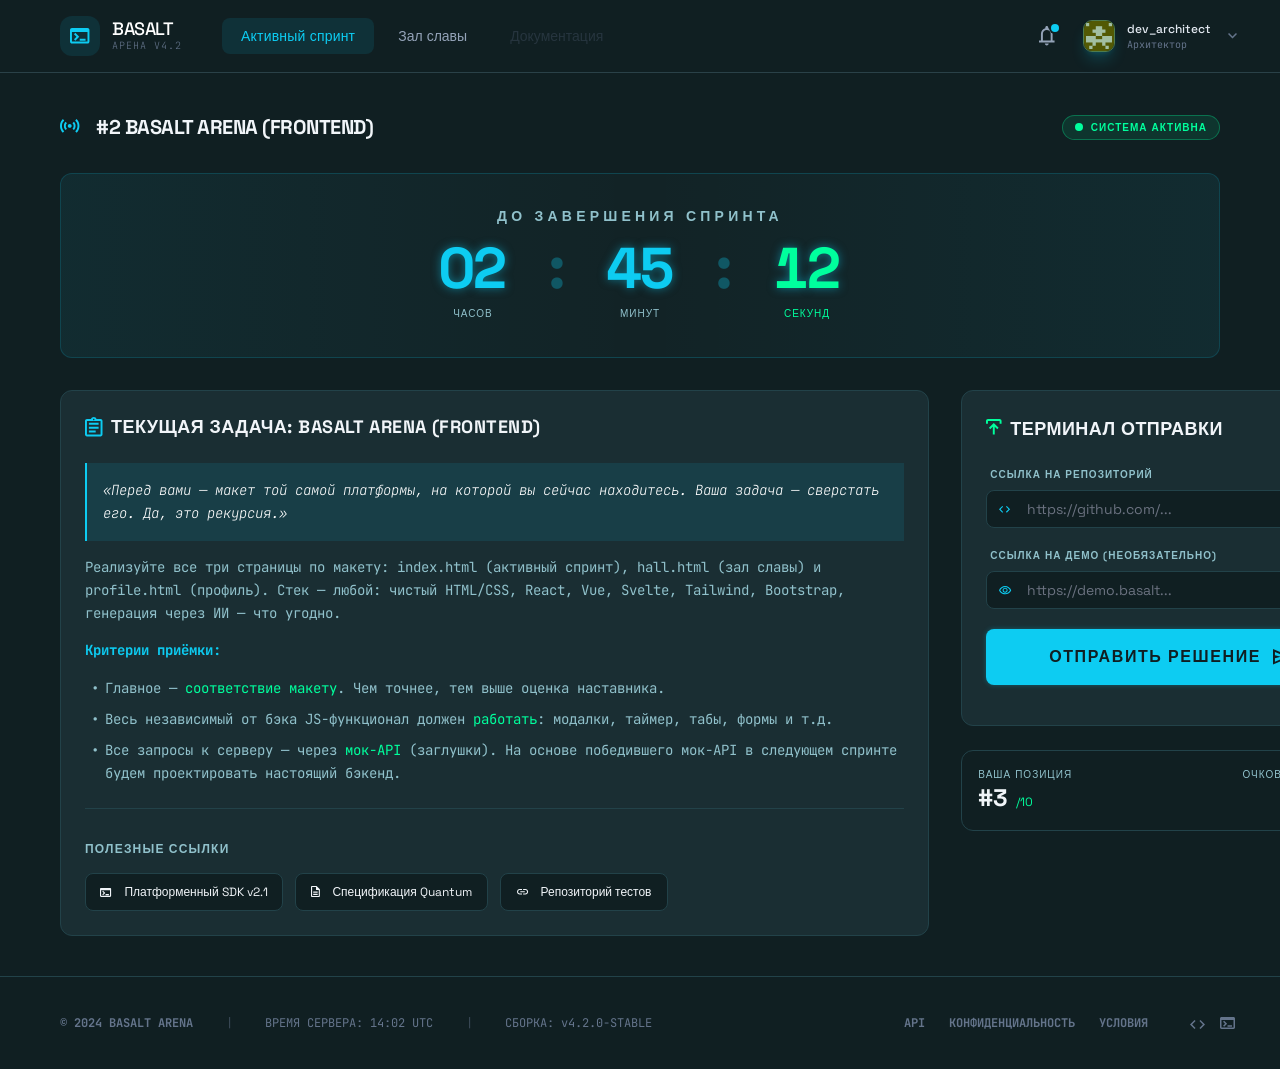
<file: index.html>
<!DOCTYPE html>
<html lang="en">
<head>
    <meta charset="UTF-8">
    <meta name="viewport" content="width=device-width, initial-scale=1.0">
    <title>Basal Arena</title>
    <link rel="stylesheet" href="styles.css">
    <link rel="preconnect" href="https://fonts.googleapis.com">
    <link rel="preconnect" href="https://fonts.gstatic.com" crossorigin>
    <link href="https://fonts.googleapis.com/css2?family=Space+Grotesk:wght@300..700&family=JetBrains+Mono:wght@100..800&display=swap" rel="stylesheet">

</head>
<body>
    <header class="header">
        <div class="container">
            <div class="left">
                <a href="index.html" class="logo-link">
                    <div class="logo-wrapper">
                        <div class="logo-photo">
                            <svg width="20" height="16" viewBox="0 0 20 16" fill="none" xmlns="http://www.w3.org/2000/svg">
                                <path d="M1.94444 15.5555C1.40972 15.5555 0.951968 15.3651 0.571181 14.9844C0.190394 14.6036 0 14.1458 0 13.6111V1.94443C0 1.40971 0.190394 0.951954 0.571181 0.571167C0.951968 0.19038 1.40972 -1.33514e-05 1.94444 -1.33514e-05H17.5C18.0347 -1.33514e-05 18.4925 0.19038 18.8733 0.571167C19.2541 0.951954 19.4444 1.40971 19.4444 1.94443V13.6111C19.4444 14.1458 19.2541 14.6036 18.8733 14.9844C18.4925 15.3651 18.0347 15.5555 17.5 15.5555H1.94444ZM1.94444 13.6111H17.5V3.88888H1.94444V13.6111ZM5.34722 12.6389L3.98611 11.2778L6.48958 8.74999L3.96181 6.22221L5.34722 4.8611L9.23611 8.74999L5.34722 12.6389ZM9.72222 12.6389V10.6944H15.5556V12.6389H9.72222Z" fill="#0DCCF2"/>
                            </svg>
                        </div>
                        <div class="logo-name">
                            <span class="first-logo-name">BASALT</span>
                            <span class="second-logo-name">АРЕНА V4.2</span>
                        </div>
                    </div>
                </a>
                <nav class="nav">
                    <a href="#" class="nav-link nav-active">Активный спринт</a>
                    <a href="hall.html" class="nav-link">Зал славы</a>
                    <a href="#" class="nav-link nav-disabled">Документация</a>
                </nav>
            </div>

            <div class="right">
                <div class="notifications">
                    <svg width="16" height="20" viewBox="0 0 16 20" fill="none" xmlns="http://www.w3.org/2000/svg">
                        <path d="M0 16.5209V14.5773H1.94363V7.77459C1.94363 6.43024 2.34856 5.23572 3.15841 4.19101C3.96825 3.14631 5.02106 2.46199 6.31681 2.13805V1.45778C6.31681 1.05285 6.45854 0.708668 6.74198 0.42522C7.02543 0.141775 7.36962 5.14984e-05 7.77454 5.14984e-05C8.17946 5.14984e-05 8.52365 0.141775 8.8071 0.42522C9.09054 0.708668 9.23227 1.05285 9.23227 1.45778V2.13805C10.528 2.46199 11.5808 3.14631 12.3907 4.19101C13.2005 5.23572 13.6054 6.43024 13.6054 7.77459V14.5773H15.5491V16.5209H0ZM7.77454 19.4364C7.24004 19.4364 6.78248 19.2461 6.40185 18.8655C6.02122 18.4848 5.8309 18.0273 5.8309 17.4928H9.71817C9.71817 18.0273 9.52786 18.4848 9.14723 18.8655C8.7666 19.2461 8.30904 19.4364 7.77454 19.4364ZM3.88727 14.5773H11.6618V7.77459C11.6618 6.70559 11.2812 5.79046 10.5199 5.02921C9.75867 4.26795 8.84354 3.88732 7.77454 3.88732C6.70554 3.88732 5.79041 4.26795 5.02916 5.02921C4.2679 5.79046 3.88727 6.70559 3.88727 7.77459V14.5773Z" fill="#94A3B8"/>
                    </svg>
                    <div class="marker-dot"></div>
                </div>
                <a href="profile.html" class="to-profile-button">
                    <div class="user-profile">
                        <div class="avatar">
                            <svg width="32" height="32" viewBox=" 12 2 32 32" fill="none" xmlns="http://www.w3.org/2000/svg" xmlns:xlink="http://www.w3.org/1999/xlink">
                                <g>
                                <mask id="path-1-inside-1_2007_483" fill="white">
                                <path d="M12 10C12 5.58172 15.5817 2 20 2H36C40.4183 2 44 5.58172 44 10V26C44 30.4183 40.4183 34 36 34H20C15.5817 34 12 30.4183 12 26V10Z"/>
                                </mask>
                                <path d="M12 10C12 5.58172 15.5817 2 20 2H36C40.4183 2 44 5.58172 44 10V26C44 30.4183 40.4183 34 36 34H20C15.5817 34 12 30.4183 12 26V10Z" fill="url(#pattern0_2007_483)" shape-rendering="crispEdges"/>
                                </g>
                                <defs>
                                <pattern id="pattern0_2007_483" patternContentUnits="objectBoundingBox" width="1" height="1">
                                <use xlink:href="#image0_2007_483" transform="scale(0.0135) translate(-3, -3)"""/>
                                </pattern>
                                <image id="image0_2007_483" width="80" height="80" preserveAspectRatio="none" xlink:href="[data-uri]"/>
                                </defs>
                            </svg>
                        </div>

                        <div class="profile-details">
                            <span class="username">dev_architect</span>
                            <span class="role">Архитектор</span>
                        </div>
                        <div class="arrow">
                            <svg width="9" height="6" viewBox="0 0 9 6" fill="none" xmlns="http://www.w3.org/2000/svg">
                                <path d="M4.5 5.55005L0 1.05005L1.05 4.86374e-05L4.5 3.45005L7.95 4.86374e-05L9 1.05005L4.5 5.55005Z" fill="#64748B"/>
                            </svg>
                        </div>
                    </div>
                </a>
            </div>
        </div>
    </header>


    <main class="main">
        <div class="main-container">
            <div class="main-header">
                <div class="title">
                    <div class="blue-internet-icon">
                        <svg width="20" height="14" viewBox="0 0 20 14" fill="none" xmlns="http://www.w3.org/2000/svg">
                            <path d="M2.84375 13.757C1.96875 12.8658 1.27604 11.8328 0.765625 10.658C0.255208 9.48323 0 8.22339 0 6.87849C0 5.51737 0.255208 4.24943 0.765625 3.07467C1.27604 1.8999 1.96875 0.875013 2.84375 1.33514e-05L4.22917 1.38543C3.5162 2.09839 2.95718 2.92478 2.55208 3.8646C2.14699 4.80441 1.94444 5.80904 1.94444 6.87849C1.94444 7.96413 2.14699 8.97687 2.55208 9.91668C2.95718 10.8565 3.5162 11.6748 4.22917 12.3715L2.84375 13.757ZM5.59028 11.0104C5.07176 10.4757 4.65857 9.85592 4.35069 9.15106C4.04282 8.44619 3.88889 7.68867 3.88889 6.87849C3.88889 6.0521 4.04282 5.28647 4.35069 4.58161C4.65857 3.87675 5.07176 3.26506 5.59028 2.74654L6.97569 4.13196C6.61921 4.48844 6.3397 4.90163 6.13715 5.37154C5.93461 5.84145 5.83333 6.34376 5.83333 6.87849C5.83333 7.41321 5.93461 7.91552 6.13715 8.38543C6.3397 8.85534 6.61921 9.26853 6.97569 9.62501L5.59028 11.0104ZM9.72222 8.82293C9.72222 8.82293 9.58854 8.82293 9.32118 8.82293C9.05382 8.82293 8.72975 8.63254 8.34896 8.25175C7.96817 7.87096 7.77778 7.41321 7.77778 6.87849C7.77778 6.34376 7.96817 5.88601 8.34896 5.50522C8.72975 5.12443 9.1875 4.93404 9.72222 4.93404C10.2569 4.93404 10.7147 5.12443 11.0955 5.50522C11.4763 5.88601 11.6667 6.34376 11.6667 6.87849C11.6667 7.41321 11.4763 7.87096 11.0955 8.25175C10.7147 8.63254 10.2569 8.82293 9.72222 8.82293ZM13.8542 11.0104L12.4688 9.62501C12.8252 9.26853 13.1047 8.85534 13.3073 8.38543C13.5098 7.91552 13.6111 7.41321 13.6111 6.87849C13.6111 6.34376 13.5098 5.84145 13.3073 5.37154C13.1047 4.90163 12.8252 4.48844 12.4688 4.13196L13.8542 2.74654C14.3727 3.26506 14.7859 3.87675 15.0938 4.58161C15.4016 5.28647 15.5556 6.0521 15.5556 6.87849C15.5556 7.68867 15.4016 8.44619 15.0938 9.15106C14.7859 9.85592 14.3727 10.4757 13.8542 11.0104ZM16.6007 13.757L15.2153 12.3715C15.9282 11.6586 16.4873 10.8322 16.8924 9.89237C17.2975 8.95256 17.5 7.94793 17.5 6.87849C17.5 5.79284 17.2975 4.78011 16.8924 3.84029C16.4873 2.90048 15.9282 2.08219 15.2153 1.38543L16.6007 1.33514e-05C17.4757 0.875013 18.1684 1.8999 18.6788 3.07467C19.1892 4.24943 19.4444 5.51737 19.4444 6.87849C19.4444 8.22339 19.1892 9.48323 18.6788 10.658C18.1684 11.8328 17.4757 12.8658 16.6007 13.757Z" fill="#0DCCF2"/>
                        </svg>
                    </div>
                    <span class="main-title-text">#2 BASALT ARENA (FRONTEND)</span>
                </div>
                <div class="status">
                    <div class="status-dot"></div>
                    <span class="status-text">Система активна</span>
                </div>
            </div>

            <div class="main-content">
                <div class="timer-card">
                    <div class="timer-overlay"></div>
                    <div class="timer-content">
                        <span class="timer-label">До завершения спринта</span>
                        <div class="timer-display">
                            <div class="time-unit">
                                <span id="hours" class="time-value">02</span>
                                <span class="time-label">Часов</span>
                            </div>
                            <div class="time-separator">:</div>
                            <div class="time-unit">
                                <span id="minutes" class="time-value">45</span>
                                <span class="time-label">Минут</span>
                            </div>
                            <div class="time-separator">:</div>
                            <div class="time-unit">
                                <span id="seconds" class="time-value">12</span>
                                <span class="time-label sec">Секунд</span>
                            </div>
                        </div>
                    </div>
                </div>
            </div>

            <section class="task-grid">
                <div class="task-card">
                    <div class="task-card-header">
                        
                        <svg width="18" height="20" viewBox="0 0 18 20" fill="none" xmlns="http://www.w3.org/2000/svg">
                            <path d="M1.94444 19.4443C1.40972 19.4443 0.951968 19.2539 0.571181 18.8732C0.190394 18.4924 0 18.0346 0 17.4999V3.88878C0 3.35406 0.190394 2.8963 0.571181 2.51552C0.951968 2.13473 1.40972 1.94434 1.94444 1.94434H6.02778C6.23843 1.361 6.59086 0.891094 7.08507 0.534613C7.57928 0.178131 8.13426 -0.000108719 8.75 -0.000108719C9.36574 -0.000108719 9.92072 0.178131 10.4149 0.534613C10.9091 0.891094 11.2616 1.361 11.4722 1.94434H15.5556C16.0903 1.94434 16.548 2.13473 16.9288 2.51552C17.3096 2.8963 17.5 3.35406 17.5 3.88878V17.4999C17.5 18.0346 17.3096 18.4924 16.9288 18.8732C16.548 19.2539 16.0903 19.4443 15.5556 19.4443H1.94444ZM1.94444 17.4999H15.5556V3.88878H1.94444V17.4999ZM3.88889 15.5554H10.6944V13.611H3.88889V15.5554ZM3.88889 11.6666H13.6111V9.72211H3.88889V11.6666ZM3.88889 7.77767H13.6111V5.83322H3.88889V7.77767ZM8.75 3.15961C8.75 3.15961 8.80266 3.15961 8.90799 3.15961C9.01331 3.15961 9.13484 3.09075 9.27257 2.95302C9.4103 2.81528 9.47917 2.64109 9.47917 2.43045C9.47917 2.2198 9.4103 2.04561 9.27257 1.90788C9.13484 1.77015 8.96065 1.70128 8.75 1.70128C8.53935 1.70128 8.36516 1.77015 8.22743 1.90788C8.0897 2.04561 8.02083 2.2198 8.02083 2.43045C8.02083 2.64109 8.0897 2.81528 8.22743 2.95302C8.36516 3.09075 8.53935 3.15961 8.75 3.15961Z" fill="#0DCCF2"/>
                        </svg>

                        <div class="task-card-title">Текущая задача: Basalt Arena (frontend)</div>
                    </div>

                    <div class="task-card-body">
                        <div class="quote-box">
                            <p>«Перед вами — макет той самой платформы, на которой вы сейчас находитесь. Ваша задача — сверстать его. Да, это рекурсия.»</p>
                        </div>
                        
                        <p class="main-description">
                            Реализуйте все три страницы по макету: index.html (активный спринт), hall.html (зал славы) и profile.html (профиль). Стек — любой: чистый HTML/CSS, React, Vue, Svelte, Tailwind, Bootstrap, генерация через ИИ — что угодно.
                        </p>

                        <div class="acceptance-criteria">
                            <span class="criteria-title">Критерии приёмки:</span>
                            <ul class="criteria-list">
                                <li>Главное — <span class="highlight-green">соответствие макету</span>. Чем точнее, тем выше оценка наставника.</li>
                                <li>Весь независимый от бэка JS-функционал должен <span class="highlight-green">работать</span>: модалки, таймер, табы, формы и т.д.</li>
                                <li>Все запросы к серверу — через <span class="highlight-green">мок-API</span> (заглушки). На основе победившего мок-API в следующем спринте будем проектировать настоящий бэкенд.</li>
                            </ul>
                        </div>
                    </div>

                    <div class="task-footer">
                        <span class="footer-label">Полезные ссылки</span>
                        <div class="links">
                            <a href="#" class="link">
                                <span class="icon-main btn-terminal">
                                    <svg width="12" height="9" viewBox="0 0 12 9" fill="none" xmlns="http://www.w3.org/2000/svg">
                                        <path d="M1.11111 8.88892C0.805556 8.88892 0.543982 8.78012 0.326389 8.56253C0.108796 8.34493 0 8.08336 0 7.7778V1.11114C0 0.805582 0.108796 0.544008 0.326389 0.326415C0.543982 0.108823 0.805556 2.67029e-05 1.11111 2.67029e-05H10C10.3056 2.67029e-05 10.5671 0.108823 10.7847 0.326415C11.0023 0.544008 11.1111 0.805582 11.1111 1.11114V7.7778C11.1111 8.08336 11.0023 8.34493 10.7847 8.56253C10.5671 8.78012 10.3056 8.88892 10 8.88892H1.11111ZM1.11111 7.7778H10V2.22225H1.11111V7.7778ZM3.05556 7.22225L2.27778 6.44447L3.70833 5.00003L2.26389 3.55558L3.05556 2.7778L5.27778 5.00003L3.05556 7.22225ZM5.55556 7.22225V6.11114H8.88889V7.22225H5.55556Z" fill="#F1F5F9"/>
                                    </svg>
                                </span>
                                <span class="btn-text">Платформенный SDK v2.1</span>
                            </a>
                            <a href="#" class="link">
                                <span class="icon-main btn-text">
                                    <svg width="9" height="12" viewBox="0 0 9 12" fill="none" xmlns="http://www.w3.org/2000/svg">
                                        <path d="M2.22064 8.88263H6.66191V7.77232H2.22064V8.88263ZM2.22064 6.662H6.66191V5.55168H2.22064V6.662ZM1.11032 11.1033C0.804981 11.1033 0.543594 10.9946 0.326156 10.7771C0.108719 10.5597 0 10.2983 0 9.99295V1.1104C0 0.805066 0.108719 0.543679 0.326156 0.326241C0.543594 0.108804 0.804981 8.58307e-05 1.11032 8.58307e-05H5.55159L8.88255 3.33104V9.99295C8.88255 10.2983 8.77383 10.5597 8.55639 10.7771C8.33896 10.9946 8.07757 11.1033 7.77223 11.1033H1.11032ZM4.99643 3.8862V1.1104H1.11032V9.99295H7.77223V3.8862H4.99643ZM1.11032 1.1104V3.8862V9.99295V1.1104Z" fill="#F1F5F9"/>
                                    </svg>
                                </span>
                                <span class="btn-text">Спецификация Quantum</span>
                            </a>
                            <a href="#" class="useful-btn">
                                <span class="icon-main btn-link-chain">
                                    <svg width="12" height="6" viewBox="0 0 12 6" fill="none" xmlns="http://www.w3.org/2000/svg">
                                        <path d="M4.99643 5.55151H2.7758C2.00783 5.55151 1.3532 5.28087 0.81192 4.73959C0.27064 4.19831 0 3.54369 0 2.77572C0 2.00775 0.27064 1.35312 0.81192 0.811841C1.3532 0.270561 2.00783 -7.9155e-05 2.7758 -7.9155e-05H4.99643V1.11024H2.7758C2.31316 1.11024 1.91993 1.27216 1.59608 1.596C1.27224 1.91985 1.11032 2.31308 1.11032 2.77572C1.11032 3.23835 1.27224 3.63159 1.59608 3.95543C1.91993 4.27927 2.31316 4.4412 2.7758 4.4412H4.99643V5.55151ZM3.33096 3.33088V2.22056H7.77223V3.33088H3.33096ZM6.10675 5.55151V4.4412H8.32739C8.79002 4.4412 9.18326 4.27927 9.5071 3.95543C9.83095 3.63159 9.99287 3.23835 9.99287 2.77572C9.99287 2.31308 9.83095 1.91985 9.5071 1.596C9.18326 1.27216 8.79002 1.11024 8.32739 1.11024H6.10675V-7.9155e-05H8.32739C9.09536 -7.9155e-05 9.74998 0.270561 10.2913 0.811841C10.8325 1.35312 11.1032 2.00775 11.1032 2.77572C11.1032 3.54369 10.8325 4.19831 10.2913 4.73959C9.74998 5.28087 9.09536 5.55151 8.32739 5.55151H6.10675Z" fill="#F1F5F9"/>
                                    </svg>
                                </span>
                                <span class="btn-text">Репозиторий тестов</span>
                            </a>
                        </div>
                    </div>
                </div>

                <div class="side-panel">
                        <div class="terminal-card-send">
                            <div class="card-header">
                                <span class="send-icon">
                                    <svg width="16" height="16" viewBox="0 0 16 16" fill="none" xmlns="http://www.w3.org/2000/svg">
                                        <path d="M6.80272 15.5491V7.62876L4.276 10.1555L2.91545 8.74635L7.77454 3.88726L12.6336 8.74635L11.2731 10.1555L8.74636 7.62876V15.5491H6.80272ZM0 4.85908V1.94363C0 1.40913 0.190314 0.951565 0.570943 0.570936C0.951571 0.190308 1.40914 -6.67572e-06 1.94363 -6.67572e-06H13.6054C14.1399 -6.67572e-06 14.5975 0.190308 14.9781 0.570936C15.3588 0.951565 15.5491 1.40913 15.5491 1.94363V4.85908H13.6054V1.94363H1.94363V4.85908H0Z" fill="#00FF9D"/>
                                    </svg>
                                </span>
                                <span class="card-title-main">Терминал отправки</span>
                            </div>

                            <form class="send-form">
                                <div class="input-group">
                                    <label class="input-label">Ссылка на репозиторий</label>
                                    <div class="input-wrapper">
                                        <span class="input-icon code-input-icon">
                                            <svg width="12" height="7" viewBox="0 0 12 7" fill="none" xmlns="http://www.w3.org/2000/svg">
                                                <path d="M3.33096 6.66187L0 3.33091L3.33096 -4.57764e-05L4.12206 0.791056L1.56833 3.34479L4.10818 5.88464L3.33096 6.66187ZM7.77223 6.66187L6.98113 5.87076L9.53486 3.31703L6.99501 0.777177L7.77223 -4.57764e-05L11.1032 3.33091L7.77223 6.66187Z" fill="#0DCCF2"/>
                                            </svg>
                                        </span>
                                        <input type="text" placeholder="https://github.com/..." class="main-input">
                                    </div>
                                </div>

                                <div class="input-group">
                                    <label class="input-label">Ссылка на демо (необязательно)</label>
                                    <div class="input-wrapper">
                                        <span class="input-icon eye-input-icon">
                                            <svg width="13" height="9" viewBox="0 0 13 9" fill="none" xmlns="http://www.w3.org/2000/svg">
                                                <path d="M6.10675 6.66191C6.10675 6.66191 6.28024 6.66191 6.62721 6.66191C6.97419 6.66191 7.39056 6.41903 7.87632 5.93327C8.36209 5.4475 8.60497 4.85765 8.60497 4.1637C8.60497 3.46975 8.36209 2.87989 7.87632 2.39413C7.39056 1.90836 6.8007 1.66548 6.10675 1.66548C5.4128 1.66548 4.82295 1.90836 4.33718 2.39413C3.85142 2.87989 3.60854 3.46975 3.60854 4.1637C3.60854 4.85765 3.85142 5.4475 4.33718 5.93327C4.82295 6.41903 5.4128 6.66191 6.10675 6.66191ZM6.10675 5.66263C6.10675 5.66263 6.00266 5.66263 5.79447 5.66263C5.58629 5.66263 5.33647 5.5169 5.04501 5.22544C4.75355 4.93398 4.60782 4.58007 4.60782 4.1637C4.60782 3.74733 4.75355 3.39341 5.04501 3.10196C5.33647 2.8105 5.69038 2.66477 6.10675 2.66477C6.52312 2.66477 6.87704 2.8105 7.16849 3.10196C7.45995 3.39341 7.60568 3.74733 7.60568 4.1637C7.60568 4.58007 7.45995 4.93398 7.16849 5.22544C6.87704 5.5169 6.52312 5.66263 6.10675 5.66263ZM6.10675 8.32739C6.10675 8.32739 5.76903 8.32739 5.09359 8.32739C4.41814 8.32739 3.52526 7.95035 2.41494 7.19626C1.30462 6.44216 0.499643 5.43131 0 4.1637C0.499643 2.89608 1.30462 1.88523 2.41494 1.13114C3.52526 0.377049 4.75586 3.8147e-06 6.10675 3.8147e-06C7.45764 3.8147e-06 8.68824 0.377049 9.79856 1.13114C10.9089 1.88523 11.7139 2.89608 12.2135 4.1637C11.7139 5.43131 10.9089 6.44216 9.79856 7.19626C8.68824 7.95035 7.45764 8.32739 6.10675 8.32739ZM6.10675 7.21707C6.10675 7.21707 6.36814 7.21707 6.89091 7.21707C7.41369 7.21707 8.11226 6.94181 8.98664 6.39127C9.86102 5.84074 10.5295 5.09822 10.9922 4.1637C10.5295 3.22918 9.86102 2.48665 8.98664 1.93612C8.11226 1.38559 7.1523 1.11032 6.10675 1.11032C5.0612 1.11032 4.10124 1.38559 3.22686 1.93612C2.35249 2.48665 1.68398 3.22918 1.22135 4.1637C1.68398 5.09822 2.35249 5.84074 3.22686 6.39127C4.10124 6.94181 5.0612 7.21707 6.10675 7.21707Z" fill="#0DCCF2"/>
                                            </svg>
                                        </span>
                                        <input type="text" placeholder="https://demo.basalt..." class="main-input">
                                    </div>
                                </div>

                                <button type="submit" class="submit-btn">
                                    <span class="btn-label">Отправить решение</span>
                                    <span class="plane-send-icon">
                                        <svg width="19" height="16" viewBox="0 0 19 16" fill="none" xmlns="http://www.w3.org/2000/svg">
                                            <path d="M0 15.5491V-6.67572e-06L18.4645 7.77453L0 15.5491ZM1.94363 12.6336L13.4597 7.77453L1.94363 2.91545V6.31681L7.77454 7.77453L1.94363 9.23226V12.6336ZM1.94363 12.6336V7.77453V2.91545V6.31681V9.23226V12.6336Z" fill="#101F22"/>
                                        </svg>
                                    </span>
                                </button>
                            </form>
                        </div>

                        <div class="user-stats-card">
                            <div class="stats-item">
                                <span class="stats-label">Ваша позиция</span>
                                <div class="stats-value-wrapper">
                                    <span class="rank-main">#3</span>
                                    <span class="rank-total">/10</span>
                                </div>
                            </div>

                            <div class="stats-item align-end">
                                <span class="stats-label">Очков заработано</span>
                                <div class="stats-value-wrapper">
                                    <span class="points-value">90</span>
                                </div>
                            </div>
                        </div>
                </div>
            </section>
        </div>
    </main>

    <footer class="footer">
        <div class="footer-container">
            <div class="footer-info">
                <span class="copyright">© 2024 BASALT ARENA</span>
                <span class="divider d1">|</span>
                <span class="server-time t2">ВРЕМЯ СЕРВЕРА: 14:02 UTC</span>
                <span class="divider d2">|</span>
                <span class="build-version t3">СБОРКА: v4.2.0-STABLE</span>
            </div>
            <div class="footer-right">
                <div class="footer-links">
                    <a href="#" class="f-link">API</a>
                    <a href="#" class="f-link">КОНФИДЕНЦИАЛЬНОСТЬ</a>
                    <a href="#" class="f-link">УСЛОВИЯ</a>
                </div>
                <div class="footer-icons">
                    <div class="code-icon">
                        <svg width="15" height="9" viewBox="0 0 15 9" fill="none" xmlns="http://www.w3.org/2000/svg">
                            <path d="M4.5 9L0 4.5L4.5 0L5.56875 1.06875L2.11875 4.51875L5.55 7.95L4.5 9ZM10.5 9L9.43125 7.93125L12.8813 4.48125L9.45 1.05L10.5 0L15 4.5L10.5 9Z" fill="#64748B"/>
                        </svg>
                    </div>
                    <div class="terminal-icon">
                        <svg width="15" height="12" viewBox="0 0 15 12" fill="none" xmlns="http://www.w3.org/2000/svg">
                            <path d="M1.5 12C1.0875 12 0.734375 11.8531 0.440625 11.5594C0.146875 11.2656 0 10.9125 0 10.5V1.5C0 1.0875 0.146875 0.734375 0.440625 0.440624C0.734375 0.146874 1.0875 0 1.5 0H13.5C13.9125 0 14.2656 0.146874 14.5594 0.440624C14.8531 0.734375 15 1.0875 15 1.5V10.5C15 10.9125 14.8531 11.2656 14.5594 11.5594C14.2656 11.8531 13.9125 12 13.5 12H1.5ZM1.5 10.5H13.5V3H1.5V10.5ZM4.125 9.75L3.075 8.7L5.00625 6.75L3.05625 4.8L4.125 3.75L7.125 6.75L4.125 9.75ZM7.5 9.75V8.25H12V9.75H7.5Z" fill="#64748B"/>
                        </svg>
                    </div>
                </div>
            </div>
        </div>
    </footer>
    <script src="index.js"></script>
</body>
</html>
</file>
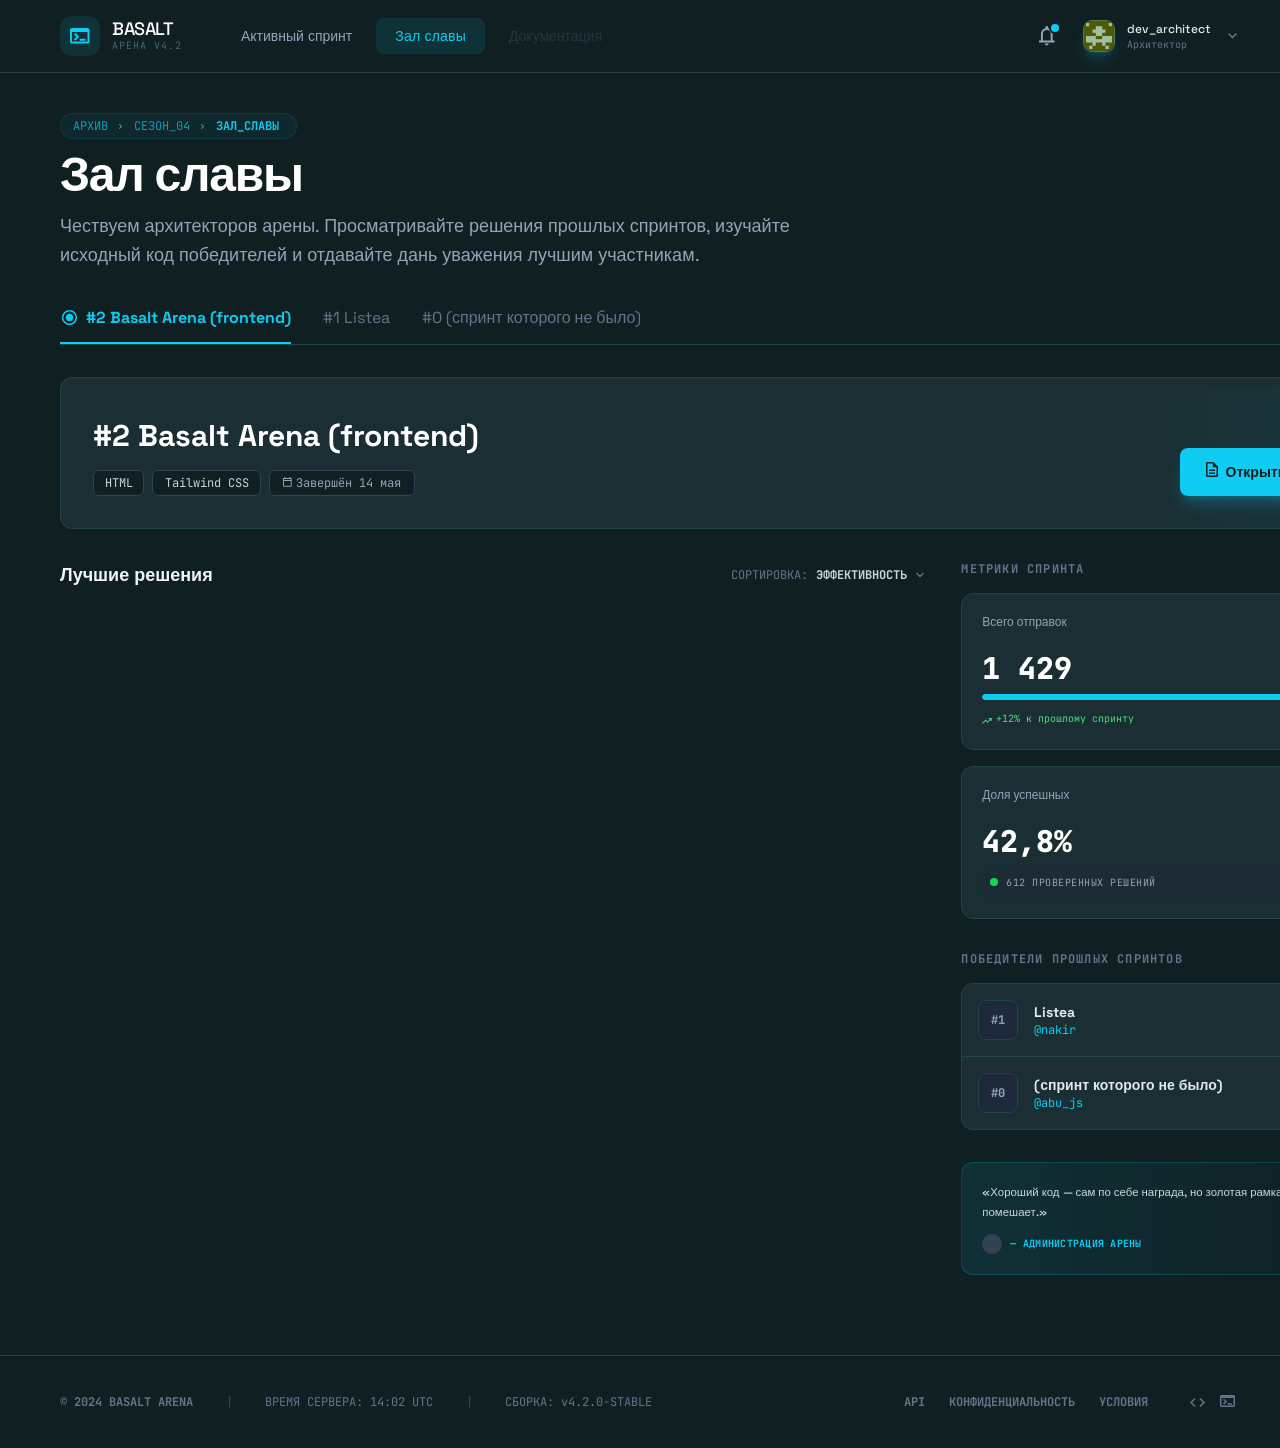
<file: hall.html>
<!DOCTYPE html>
<html lang="ru">
<head>
    <meta charset="UTF-8">
    <meta name="viewport" content="width=device-width, initial-scale=1.0">
    <title>Зал Славы | Basalt Arena</title>
    <link rel="stylesheet" href="hall.styles.css">
    <link rel="stylesheet" href="hall.js">
    <link rel="preconnect" href="https://fonts.googleapis.com">
    <link rel="preconnect" href="https://fonts.gstatic.com" crossorigin>
    <link href="https://fonts.googleapis.com/css2?family=Space+Grotesk:wght@300..700&family=JetBrains+Mono:wght@100..800&display=swap" rel="stylesheet">
</head>
<body>
    <header class="header">
        <div class="container">  
            <div class="left">
                <a href="index.html" class="logo-link">
                    <div class="logo-wrapper">
                        <div class="logo-photo">
                            <svg width="20" height="16" viewBox="0 0 20 16" fill="none" xmlns="http://www.w3.org/2000/svg">
                                <path d="M1.94444 15.5555C1.40972 15.5555 0.951968 15.3651 0.571181 14.9844C0.190394 14.6036 0 14.1458 0 13.6111V1.94443C0 1.40971 0.190394 0.951954 0.571181 0.571167C0.951968 0.19038 1.40972 -1.33514e-05 1.94444 -1.33514e-05H17.5C18.0347 -1.33514e-05 18.4925 0.19038 18.8733 0.571167C19.2541 0.951954 19.4444 1.40971 19.4444 1.94443V13.6111C19.4444 14.1458 19.2541 14.6036 18.8733 14.9844C18.4925 15.3651 18.0347 15.5555 17.5 15.5555H1.94444ZM1.94444 13.6111H17.5V3.88888H1.94444V13.6111ZM5.34722 12.6389L3.98611 11.2778L6.48958 8.74999L3.96181 6.22221L5.34722 4.8611L9.23611 8.74999L5.34722 12.6389ZM9.72222 12.6389V10.6944H15.5556V12.6389H9.72222Z" fill="#0DCCF2"/>
                            </svg>
                        </div>
                        <div class="logo-name">
                            <span class="first-logo-name">BASALT</span>
                            <span class="second-logo-name">АРЕНА V4.2</span>
                        </div>
                    </div>
                </a>
                <nav class="nav">
                    <a href="index.html" class="nav-link">Активный спринт</a>
                    <a href="hall.html" class="nav-link nav-active">Зал славы</a>
                    <a href="#" class="nav-link nav-disabled">Документация</a>
                </nav>                
            </div>

            <div class="right">
                <div class="notifications">
                    <svg width="16" height="20" viewBox="0 0 16 20" fill="none" xmlns="http://www.w3.org/2000/svg">
                        <path d="M0 16.5209V14.5773H1.94363V7.77459C1.94363 6.43024 2.34856 5.23572 3.15841 4.19101C3.96825 3.14631 5.02106 2.46199 6.31681 2.13805V1.45778C6.31681 1.05285 6.45854 0.708668 6.74198 0.42522C7.02543 0.141775 7.36962 5.14984e-05 7.77454 5.14984e-05C8.17946 5.14984e-05 8.52365 0.141775 8.8071 0.42522C9.09054 0.708668 9.23227 1.05285 9.23227 1.45778V2.13805C10.528 2.46199 11.5808 3.14631 12.3907 4.19101C13.2005 5.23572 13.6054 6.43024 13.6054 7.77459V14.5773H15.5491V16.5209H0ZM7.77454 19.4364C7.24004 19.4364 6.78248 19.2461 6.40185 18.8655C6.02122 18.4848 5.8309 18.0273 5.8309 17.4928H9.71817C9.71817 18.0273 9.52786 18.4848 9.14723 18.8655C8.7666 19.2461 8.30904 19.4364 7.77454 19.4364ZM3.88727 14.5773H11.6618V7.77459C11.6618 6.70559 11.2812 5.79046 10.5199 5.02921C9.75867 4.26795 8.84354 3.88732 7.77454 3.88732C6.70554 3.88732 5.79041 4.26795 5.02916 5.02921C4.2679 5.79046 3.88727 6.70559 3.88727 7.77459V14.5773Z" fill="#94A3B8"/>
                    </svg>
                    <div class="marker-dot"></div>
                </div>
                <a href="profile.html" class="to-profile-button">                    
                    <div class="user-profile">
                        <div class="avatar">
                            <svg width="32" height="32" viewBox=" 12 2 32 32" fill="none" xmlns="http://www.w3.org/2000/svg" xmlns:xlink="http://www.w3.org/1999/xlink">
                                <g>
                                <mask id="path-1-inside-1_2007_483" fill="white">
                                <path d="M12 10C12 5.58172 15.5817 2 20 2H36C40.4183 2 44 5.58172 44 10V26C44 30.4183 40.4183 34 36 34H20C15.5817 34 12 30.4183 12 26V10Z"/>
                                </mask>
                                <path d="M12 10C12 5.58172 15.5817 2 20 2H36C40.4183 2 44 5.58172 44 10V26C44 30.4183 40.4183 34 36 34H20C15.5817 34 12 30.4183 12 26V10Z" fill="url(#pattern0_2007_483)" shape-rendering="crispEdges"/>
                                </g>
                                <defs>                                
                                <pattern id="pattern0_2007_483" patternContentUnits="objectBoundingBox" width="1" height="1">
                                <use xlink:href="#image0_2007_483" transform="scale(0.0135) translate(-3, -3)"""/>
                                </pattern>
                                <image id="image0_2007_483" width="80" height="80" preserveAspectRatio="none" xlink:href="[data-uri]"/>
                                </defs>
                            </svg>
                        </div>

                        <div class="profile-details">
                            <span class="username">dev_architect</span>
                            <span class="role">Архитектор</span>
                        </div>
                        <div class="arrow">
                            <svg width="9" height="6" viewBox="0 0 9 6" fill="none" xmlns="http://www.w3.org/2000/svg">
                                <path d="M4.5 5.55005L0 1.05005L1.05 4.86374e-05L4.5 3.45005L7.95 4.86374e-05L9 1.05005L4.5 5.55005Z" fill="#64748B"/>
                            </svg>
                        </div>
                    </div>
                </a>
            </div>
        </div>
    </header>

   <main class="main">
        <div class="main-container-hall">
            <div class="breadcrumb-container">
                <div class="bread-pill">
                    <span class="pill-label first-label">АРХИВ</span>
                    <div class="pill-arrow">
                        <svg width="4" height="5" viewBox="0 0 4 5" fill="none" xmlns="http://www.w3.org/2000/svg">
                            <path d="M1.91475 2.49749L0 0.582736L0.582751 -1.4782e-05L3.08026 2.49749L0.582751 4.995L0 4.41224L1.91475 2.49749Z" fill="#0DCCF2"/>
                        </svg>
                    </div>
                
                    <span class="pill-label second-label">СЕЗОН_04</span>
                    <div class="pill-arrow">
                        <svg width="4" height="5" viewBox="0 0 4 5" fill="none" xmlns="http://www.w3.org/2000/svg">
                            <path d="M1.91475 2.49749L0 0.582736L0.582751 -1.4782e-05L3.08026 2.49749L0.582751 4.995L0 4.41224L1.91475 2.49749Z" fill="#0DCCF2"/>
                        </svg>
                    </div>
                    <span class="pill-label third-label">ЗАЛ_СЛАВЫ</span>
                </div>
            </div>

            <div class="intro-block">
                <span class="hall-header">Зал славы</span>
                <span class="hall-desc">Чествуем архитекторов арены. Просматривайте решения прошлых спринтов, изучайте исходный код победителей и отдавайте дань уважения лучшим участникам.</span>
            </div>

            <div class="season-nav">
                <div class="tabs-list">
                    <button class="tab-item active">
                        <span class="tab-icon">
                            <svg width="15" height="15" viewBox="0 0 15 15" fill="none" xmlns="http://www.w3.org/2000/svg">
                                <path d="M7.5 11.25C7.5 11.25 7.75938 11.25 8.27813 11.25C8.79688 11.25 9.42188 10.8844 10.1531 10.1531C10.8844 9.42188 11.25 8.5375 11.25 7.5C11.25 6.4625 10.8844 5.57812 10.1531 4.84687C9.42188 4.11562 8.5375 3.75 7.5 3.75C6.4625 3.75 5.57812 4.11562 4.84688 4.84687C4.11563 5.57812 3.75 6.4625 3.75 7.5C3.75 8.5375 4.11563 9.42188 4.84688 10.1531C5.57812 10.8844 6.4625 11.25 7.5 11.25ZM7.5 15C6.4625 15 5.4875 14.8031 4.575 14.4094C3.6625 14.0156 2.86875 13.4812 2.19375 12.8062C1.51875 12.1312 0.984375 11.3375 0.590625 10.425C0.196875 9.5125 0 8.5375 0 7.5C0 6.4625 0.196875 5.4875 0.590625 4.575C0.984375 3.6625 1.51875 2.86875 2.19375 2.19375C2.86875 1.51875 3.6625 0.984374 4.575 0.590625C5.4875 0.196875 6.4625 -9.53674e-07 7.5 -9.53674e-07C8.5375 -9.53674e-07 9.5125 0.196875 10.425 0.590625C11.3375 0.984374 12.1313 1.51875 12.8063 2.19375C13.4813 2.86875 14.0156 3.6625 14.4094 4.575C14.8031 5.4875 15 6.4625 15 7.5C15 8.5375 14.8031 9.5125 14.4094 10.425C14.0156 11.3375 13.4813 12.1312 12.8063 12.8062C12.1313 13.4812 11.3375 14.0156 10.425 14.4094C9.5125 14.8031 8.5375 15 7.5 15ZM7.5 13.5C9.175 13.5 10.5938 12.9187 11.7563 11.7562C12.9188 10.5938 13.5 9.175 13.5 7.5C13.5 5.825 12.9188 4.40625 11.7563 3.24375C10.5938 2.08125 9.175 1.5 7.5 1.5C5.825 1.5 4.40625 2.08125 3.24375 3.24375C2.08125 4.40625 1.5 5.825 1.5 7.5C1.5 9.175 2.08125 10.5938 3.24375 11.7562C4.40625 12.9187 5.825 13.5 7.5 13.5Z" fill="#0DCCF2"/>
                            </svg>
                        </span>
                        <span class="tab-label">#2 Basalt Arena (frontend)</span>
                    </button>
                    <button class="tab-item"><span class="tab-label">#1 Listea</span></button>
                    <button class="tab-item"><span class="tab-label">#0 (спринт которого не было)</span></button>
                </div>
            </div>

            <div class="season-banner">
                <div class="banner-overlay-glow"></div>
                <div class="banner-content">
                    <div class="banner-info">
                        <span class="banner-title">#2 Basalt Arena (frontend)</span>
                        <div class="banner-tags">
                            <span class="tech-badge first-badge">HTML</span>
                            <span class="tech-badge second-badge">Tailwind CSS</span>
                            <div class="date-badge">
                                <div class="date-icon">
                                    <svg width="9" height="10" viewBox="0 0 9 10" fill="none" xmlns="http://www.w3.org/2000/svg">
                                        <path d="M0.971413 9.71411C0.704275 9.71411 0.475588 9.61899 0.285353 9.42876C0.0951176 9.23852 0 9.00984 0 8.7427V1.9428C0 1.67567 0.0951176 1.44698 0.285353 1.25674C0.475588 1.06651 0.704275 0.971392 0.971413 0.971392H1.45712V-2.19345e-05H2.42853V0.971392H6.31419V-2.19345e-05H7.2856V0.971392H7.77131C8.03845 0.971392 8.26713 1.06651 8.45737 1.25674C8.6476 1.44698 8.74272 1.67567 8.74272 1.9428V8.7427C8.74272 9.00984 8.6476 9.23852 8.45737 9.42876C8.26713 9.61899 8.03845 9.71411 7.77131 9.71411H0.971413ZM0.971413 8.7427H7.77131V3.88563H0.971413V8.7427ZM0.971413 2.91422H7.77131V1.9428H0.971413V2.91422Z" fill="#94A3B8"/>
                                    </svg>
                                </div>
                                <span>Завершён 14 мая</span>
                            </div>
                        </div>
                    </div>

                    <div class="banner-action">
                        <button type="button" class="btn-brief" id="open-brief-modal">
                            <div class="btn-shadow"></div>
                            <span class="btn-icon">
                                <svg width="12" height="15" viewBox="0 0 12 15" fill="none" xmlns="http://www.w3.org/2000/svg">
                                    <path d="M3 12H9V10.5H3V12ZM3 9H9V7.5H3V9ZM1.5 15C1.0875 15 0.734375 14.8531 0.440625 14.5594C0.146875 14.2656 0 13.9125 0 13.5V1.5C0 1.0875 0.146875 0.734374 0.440625 0.440624C0.734375 0.146874 1.0875 -9.53674e-07 1.5 -9.53674e-07H7.5L12 4.5V13.5C12 13.9125 11.8531 14.2656 11.5594 14.5594C11.2656 14.8531 10.9125 15 10.5 15H1.5ZM6.75 5.25V1.5H1.5V13.5H10.5V5.25H6.75ZM1.5 1.5V5.25V13.5V1.5Z" fill="#101F22"/>
                                </svg>
                            </span>
                            <span class="btn-text">Открыть бриф</span>
                        </button>
                    </div>
                </div>
            </div>

            <div class="rigth-and-left-hall-container">
                <div class="hall-left-side">
                    <div class="hall-results-header">
                        <span class="results-title">Лучшие решения</span>
                        <div class="sorting-wrapper">
                            <span class="sort-caption">СОРТИРОВКА:</span>
                            <div class="sort-select">
                                <span class="sort-current">ЭФФЕКТИВНОСТЬ</span>
                                <div class="sort-arrow">
                                    <svg width="12" height="12" viewBox="0 0 12 12" fill="none">
                                        <path d="M3 4.5L6 7.5L9 4.5" stroke="#6B7280" stroke-width="1.35" stroke-linecap="round" stroke-linejoin="round"/>
                                    </svg>
                                </div>
                            </div>
                        </div>  
                    </div>
                    <div id="hall-grid"></div>
                </div>

                <aside class="hall-sidebar">
                    <div class="metrics-section">
                        <span class="metrics-title">Метрики спринта</span>
                        <div class="metrics-container">
                            <div class="metric-card">
                                <div class="metric-header">
                                    <span class="metric-label">Всего отправок</span>
                                    <span class="metric-icon gray">
                                        <svg width="14" height="14" viewBox="0 0 14 14" fill="none" xmlns="http://www.w3.org/2000/svg">
                                            <path d="M3 10.5H6V7.5H3V10.5ZM7.5 10.5H10.5V7.5H7.5V10.5ZM3 6H6V3H3V6ZM7.5 6H10.5V3H7.5V6ZM1.5 13.5C1.0875 13.5 0.734375 13.3531 0.440625 13.0594C0.146875 12.7656 0 12.4125 0 12V1.5C0 1.0875 0.146875 0.734374 0.440625 0.440624C0.734375 0.146874 1.0875 -9.53674e-07 1.5 -9.53674e-07H12C12.4125 -9.53674e-07 12.7656 0.146874 13.0594 0.440624C13.3531 0.734374 13.5 1.0875 13.5 1.5V12C13.5 12.4125 13.3531 12.7656 13.0594 13.0594C12.7656 13.3531 12.4125 13.5 12 13.5H1.5ZM1.5 12H12V1.5H1.5V12Z" fill="#475569"/>
                                        </svg>
                                    </span>
                                </div>
                                <div class="metric-main-value">1 429</div>
                                <div class="progress-bar">
                                    <div class="progress-fill" style="width: 85%"></div>
                                </div>
                                <div class="metric-footer-stats success">
                                    <span class="trend-icon">
                                        <svg width="10" height="6" viewBox="0 0 10 6" fill="none" xmlns="http://www.w3.org/2000/svg">
                                            <path d="M0.679989 5.82837L0 5.14838L3.59423 1.52986L5.53706 3.47269L8.06273 0.971302H6.79989V-0.000111103H9.71413V2.91413H8.74272V1.65129L5.53706 4.85696L3.59423 2.91413L0.679989 5.82837Z" fill="#4ADE80"/>
                                        </svg>
                                    </span>
                                    <span class="stats-text-metric">+12% к прошлому спринту</span>
                                </div>
                            </div>

                            <div class="metric-card">
                                <div class="metric-header">
                                    <span class="metric-label">Доля успешных</span>
                                    <span class="metric-icon gray">
                                        <svg width="15" height="15" viewBox="0 0 15 15" fill="none" xmlns="http://www.w3.org/2000/svg">
                                            <path d="M6.45 10.95L11.7375 5.6625L10.6875 4.6125L6.45 8.85L4.3125 6.7125L3.2625 7.7625L6.45 10.95ZM7.5 15C6.4625 15 5.4875 14.8031 4.575 14.4094C3.6625 14.0156 2.86875 13.4812 2.19375 12.8062C1.51875 12.1312 0.984375 11.3375 0.590625 10.425C0.196875 9.5125 0 8.5375 0 7.5C0 6.4625 0.196875 5.4875 0.590625 4.575C0.984375 3.6625 1.51875 2.86875 2.19375 2.19375C2.86875 1.51875 3.6625 0.984374 4.575 0.590625C5.4875 0.196875 6.4625 -9.53674e-07 7.5 -9.53674e-07C8.5375 -9.53674e-07 9.5125 0.196875 10.425 0.590625C11.3375 0.984374 12.1313 1.51875 12.8063 2.19375C13.4813 2.86875 14.0156 3.6625 14.4094 4.575C14.8031 5.4875 15 6.4625 15 7.5C15 8.5375 14.8031 9.5125 14.4094 10.425C14.0156 11.3375 13.4813 12.1312 12.8063 12.8062C12.1313 13.4812 11.3375 14.0156 10.425 14.4094C9.5125 14.8031 8.5375 15 7.5 15ZM7.5 13.5C9.175 13.5 10.5938 12.9187 11.7563 11.7562C12.9188 10.5938 13.5 9.175 13.5 7.5C13.5 5.825 12.9188 4.40625 11.7563 3.24375C10.5938 2.08125 9.175 1.5 7.5 1.5C5.825 1.5 4.40625 2.08125 3.24375 3.24375C2.08125 4.40625 1.5 5.825 1.5 7.5C1.5 9.175 2.08125 10.5938 3.24375 11.7562C4.40625 12.9187 5.825 13.5 7.5 13.5Z" fill="#475569"/>
                                        </svg>
                                    </span>
                                </div>
                                <div class="metric-main-value">42,8%</div>
                                <div class="metric-status">
                                    <span class="status-dot"></span>
                                    <span class="status-text">612 проверенных решений</span>
                                </div>
                            </div>
                        </div>
                    </div>

                    <div class="winners-section">
                        <span class="winners-section-title">Победители прошлых спринтов</span>
                        <div class="winners-card">
                            <div class="winner-row">
                                <div class="rank-box">
                                    <span class="rank-num">#1</span>
                                </div>
                                <div class="winner-info">
                                    <div class="comp-name">Listea</div>
                                    <div class="winner-username">@nakir</div>
                                </div>
                                <div class="winner-arrow">
                                    <svg width="6" height="9" viewBox="0 0 6 9" fill="none" xmlns="http://www.w3.org/2000/svg">
                                        <path d="M3.45 4.5L0 1.05L1.05 0L5.55 4.5L1.05 9L0 7.95L3.45 4.5Z" fill="#475569"/>
                                    </svg>
                                </div>
                            </div>
                            <div class="winner-row">
                                <div class="rank-box">
                                    <span class="rank-num">#0</span>
                                </div>
                                <div class="winner-info">
                                    <div class="comp-name">(спринт которого не было)</div>
                                    <div class="winner-username">@abu_js</div>
                                </div>
                                <div class="winner-arrow">
                                    <svg width="6" height="9" viewBox="0 0 6 9" fill="none" xmlns="http://www.w3.org/2000/svg">
                                        <path d="M3.45 4.5L0 1.05L1.05 0L5.55 4.5L1.05 9L0 7.95L3.45 4.5Z" fill="#475569"/>
                                    </svg>
                                </div>
                            </div>
                        </div>
                    </div>

                    <div class="admin-quote-card">
                        <div class="quote-vector-99">
                            <svg width="66" height="55" viewBox="0 0 66 55" fill="none" xmlns="http://www.w3.org/2000/svg">
                                <path d="M0.375452 45.419L12.702 31.6804C8.3978 30.7655 5.0389 28.4497 2.6253 24.7331C0.2117 21.0165 -0.537657 17.0061 0.37723 12.7019C1.29212 8.39768 3.60787 5.03878 7.32449 2.62518C11.0411 0.211577 15.0515 -0.537778 19.3557 0.377108C23.6599 1.29199 27.0188 3.60775 29.4324 7.32437C31.846 11.041 32.5954 15.0514 31.6805 19.3556C31.3617 20.8555 30.8877 22.2032 30.2588 23.3987C29.6298 24.5941 28.8318 25.7026 27.865 26.724L9.37514 47.332L0.375452 45.419ZM35.5916 52.9045L47.9182 39.1658C43.614 38.2509 40.2551 35.9352 37.8415 32.2185C35.4279 28.5019 34.6785 24.4915 35.5934 20.1873C36.5083 15.8831 38.824 12.5242 42.5406 10.1106C46.2573 7.69701 50.2677 6.94765 54.5719 7.86254C58.8761 8.77743 62.235 11.0932 64.6486 14.8098C67.0622 18.5264 67.8115 22.5368 66.8966 26.841C66.5778 28.341 66.1039 29.6887 65.4749 30.8841C64.8459 32.0796 64.048 33.188 63.0811 34.2094L44.5913 54.8174L35.5916 52.9045ZM14.7813 21.8981C14.7813 21.8981 15.1889 21.9847 16.0041 22.158C16.8193 22.3313 17.9188 21.9686 19.3026 21.0699C20.6865 20.1712 21.5517 18.9067 21.8982 17.2763C22.2448 15.6459 21.9687 14.1388 21.07 12.755C20.1713 11.3711 18.9068 10.5059 17.2764 10.1594C15.646 9.81283 14.1389 10.0889 12.7551 10.9876C11.3712 11.8863 10.506 13.1508 10.1595 14.7812C9.81295 16.4115 10.089 17.9187 10.9877 19.3025C11.8864 20.6863 13.1509 21.5515 14.7813 21.8981ZM49.9974 29.3835C49.9974 29.3835 50.405 29.4702 51.2202 29.6434C52.0354 29.8167 53.1349 29.454 54.5188 28.5553C55.9026 27.6566 56.7678 26.3921 57.1144 24.7617C57.4609 23.1314 57.1849 21.6242 56.2862 20.2404C55.3875 18.8566 54.123 17.9914 52.4926 17.6448C50.8622 17.2983 49.3551 17.5743 47.9712 18.473C46.5874 19.3717 45.7222 20.6362 45.3757 22.2666C45.0291 23.897 45.3052 25.4041 46.2039 26.7879C47.1025 28.1718 48.3671 29.037 49.9974 29.3835Z" fill="#0DCCF2" fill-opacity="0.05"/>
                            </svg>
                        </div>
                        <span class="quote-text">«Хороший код — сам по себе награда, но золотая рамка тоже не помешает.»</span>
                        <div class="quote-author-row">
                            <span class="author-avatar-mini"></span>
                            <span class="author-name">— Администрация Арены</span>
                        </div>
                    </div>
                </aside>            
            </div>
        </div>
    </main>

    <footer class="footer">
        <div class="footer-container">
            <div class="footer-info">
                <span class="copyright">© 2024 BASALT ARENA</span>
                <span class="divider d1">|</span>
                <span class="server-time t2">ВРЕМЯ СЕРВЕРА: 14:02 UTC</span>
                <span class="divider d2">|</span>
                <span class="build-version t3">СБОРКА: v4.2.0-STABLE</span>
            </div>
            <div class="footer-right">
                <div class="footer-links">
                    <a href="#" class="f-link">API</a>
                    <a href="#" class="f-link">КОНФИДЕНЦИАЛЬНОСТЬ</a>
                    <a href="#" class="f-link">УСЛОВИЯ</a>
                </div>
            
                <div class="footer-icons">
                    <div class="code-icon">
                        <svg width="15" height="9" viewBox="0 0 15 9" fill="none" xmlns="http://www.w3.org/2000/svg">
                            <path d="M4.5 9L0 4.5L4.5 0L5.56875 1.06875L2.11875 4.51875L5.55 7.95L4.5 9ZM10.5 9L9.43125 7.93125L12.8813 4.48125L9.45 1.05L10.5 0L15 4.5L10.5 9Z" fill="#64748B"/>
                        </svg>
                    </div>
                    <div class="terminal-icon">
                        <svg width="15" height="12" viewBox="0 0 15 12" fill="none" xmlns="http://www.w3.org/2000/svg">
                            <path d="M1.5 12C1.0875 12 0.734375 11.8531 0.440625 11.5594C0.146875 11.2656 0 10.9125 0 10.5V1.5C0 1.0875 0.146875 0.734375 0.440625 0.440624C0.734375 0.146874 1.0875 0 1.5 0H13.5C13.9125 0 14.2656 0.146874 14.5594 0.440624C14.8531 0.734375 15 1.0875 15 1.5V10.5C15 10.9125 14.8531 11.2656 14.5594 11.5594C14.2656 11.8531 13.9125 12 13.5 12H1.5ZM1.5 10.5H13.5V3H1.5V10.5ZM4.125 9.75L3.075 8.7L5.00625 6.75L3.05625 4.8L4.125 3.75L7.125 6.75L4.125 9.75ZM7.5 9.75V8.25H12V9.75H7.5Z" fill="#64748B"/>
                        </svg>
                    </div>
                </div>
            </div>
        </div>
    </footer>

    <div id="brief-modal" class="modal-backdrop"> 
        <div class="modal-card">
            <div class="modal-glow"></div>
                        <div class="modal-header">
                <div class="modal-header-left">
                    <div class="file-icon-box">
                        <svg width="16" height="20" viewBox="0 0 16 20" fill="none" xmlns="http://www.w3.org/2000/svg">
                            <path d="M3.88889 15.5556H11.6667V13.6111H3.88889V15.5556ZM3.88889 11.6667H11.6667V9.72224H3.88889V11.6667ZM1.94444 19.4445C1.40972 19.4445 0.951968 19.2541 0.571181 18.8733C0.190394 18.4925 0 18.0347 0 17.5V1.94446C0 1.40973 0.190394 0.951981 0.571181 0.571194C0.951968 0.190407 1.40972 1.33514e-05 1.94444 1.33514e-05H9.72222L15.5556 5.83335V17.5C15.5556 18.0347 15.3652 18.4925 14.9844 18.8733C14.6036 19.2541 14.1458 19.4445 13.6111 19.4445H1.94444ZM8.75 6.80557V1.94446H1.94444V17.5H13.6111V6.80557H8.75ZM1.94444 1.94446V6.80557V17.5V1.94446Z" fill="#0DCCF2"/>
                        </svg>
                    </div>
                    <div class="header-titles">
                        <span class="modal-brief-label">БРИФ СПРИНТА</span>
                        <span class="modal-brief-title">#2 Basalt Arena (frontend)</span>
                    </div>
                </div>
                <button class="modal-close-x">
                    <svg width="14" height="14" viewBox="0 0 14 14" fill="none" xmlns="http://www.w3.org/2000/svg">
                        <path d="M1.36111 13.6111L0 12.25L5.44444 6.80553L0 1.36108L1.36111 -2.76566e-05L6.80556 5.44442L12.25 -2.76566e-05L13.6111 1.36108L8.16667 6.80553L13.6111 12.25L12.25 13.6111L6.80556 8.16664L1.36111 13.6111Z" fill="#94A3B8"/>
                    </svg>
                </button>
            </div>

            <div class="modal-scroll-area">
                <div class="tags-row-modal">
                    <span class="modal-tag first">HTML</span>
                    <span class="modal-tag second">Tailwind CSS</span>
                    <div class="modal-date-tag">
                        <svg width="9" height="10" viewBox="0 0 9 10" fill="none" xmlns="http://www.w3.org/2000/svg">
                            <path d="M0.971413 9.71411C0.704275 9.71411 0.475588 9.61899 0.285353 9.42876C0.0951176 9.23852 0 9.00984 0 8.7427V1.9428C0 1.67567 0.0951176 1.44698 0.285353 1.25674C0.475588 1.06651 0.704275 0.971392 0.971413 0.971392H1.45712V-2.19345e-05H2.42853V0.971392H6.31419V-2.19345e-05H7.2856V0.971392H7.77131C8.03845 0.971392 8.26713 1.06651 8.45737 1.25674C8.6476 1.44698 8.74272 1.67567 8.74272 1.9428V8.7427C8.74272 9.00984 8.6476 9.23852 8.45737 9.42876C8.26713 9.61899 8.03845 9.71411 7.77131 9.71411H0.971413ZM0.971413 8.7427H7.77131V3.88563H0.971413V8.7427ZM0.971413 2.91422H7.77131V1.9428H0.971413V2.91422Z" fill="#94A3B8"/>
                        </svg>
                        <span class="modal-date-tag-text">Завершён 14 мая 2026</span>
                    </div>
                </div>

                <div class="quote-box-modal">
                    «Перед вами — макет той самой платформы, на которой вы сейчас находитесь. Ваша задача — сверстать его. Да, это рекурсия.»
                </div>

                <div class="modal-brief-desc">
                    Реализуйте все три страницы по макету: <span class="blue-text">index.html</span> (активный спринт), <span class="blue-text">hall.html</span> (зал славы) и <span class="blue-text">profile.html</span> (профиль). Стек — любой: чистый HTML/CSS, React, Vue, Svelte, Tailwind, Bootstrap, генерация через ИИ — что угодно.
                </div>

                <div class="section-group">
                    <div class="criteria-title-row">
                        <span class="criteria-icon">
                            <svg width="14" height="11" viewBox="0 0 14 11" fill="none" xmlns="http://www.w3.org/2000/svg">
                                <path d="M2.36667 10.05L0 7.68338L0.933333 6.75005L2.35 8.16672L5.18333 5.33338L6.11667 6.28338L2.36667 10.05ZM2.36667 4.71672L0 2.35005L0.933333 1.41671L2.35 2.83338L5.18333 4.86374e-05L6.11667 0.950048L2.36667 4.71672ZM7.33333 8.71672V7.38338H13.3333V8.71672H7.33333ZM7.33333 3.38338V2.05005H13.3333V3.38338H7.33333Z" fill="#0DCCF2"/>
                            </svg>
                        </span>
                        <span class="modal-criteria-header">КРИТЕРИИ ПРИЁМКИ</span>
                    </div>
                    <ul class="criteria-list">
                        <li>
                            <span class="check">
                                <svg width="14" height="14" viewBox="0 0 14 14" fill="none" xmlns="http://www.w3.org/2000/svg">
                                    <path d="M5.73333 9.73325L10.4333 5.03325L9.5 4.09992L5.73333 7.86658L3.83333 5.96658L2.9 6.89992L5.73333 9.73325ZM6.66667 13.3333C5.74444 13.3333 4.87778 13.1583 4.06667 12.8083C3.25556 12.4583 2.55 11.9833 1.95 11.3833C1.35 10.7833 0.875 10.0777 0.525 9.26658C0.175 8.45547 0 7.58881 0 6.66658C0 5.74436 0.175 4.8777 0.525 4.06658C0.875 3.25547 1.35 2.54992 1.95 1.94992C2.55 1.34992 3.25556 0.874918 4.06667 0.524918C4.87778 0.174918 5.74444 -8.2016e-05 6.66667 -8.2016e-05C7.58889 -8.2016e-05 8.45556 0.174918 9.26667 0.524918C10.0778 0.874918 10.7833 1.34992 11.3833 1.94992C11.9833 2.54992 12.4583 3.25547 12.8083 4.06658C13.1583 4.8777 13.3333 5.74436 13.3333 6.66658C13.3333 7.58881 13.1583 8.45547 12.8083 9.26658C12.4583 10.0777 11.9833 10.7833 11.3833 11.3833C10.7833 11.9833 10.0778 12.4583 9.26667 12.8083C8.45556 13.1583 7.58889 13.3333 6.66667 13.3333ZM6.66667 11.9999C8.15556 11.9999 9.41667 11.4833 10.45 10.4499C11.4833 9.41658 12 8.15547 12 6.66658C12 5.1777 11.4833 3.91658 10.45 2.88325C9.41667 1.84992 8.15556 1.33325 6.66667 1.33325C5.17778 1.33325 3.91667 1.84992 2.88333 2.88325C1.85 3.91658 1.33333 5.1777 1.33333 6.66658C1.33333 8.15547 1.85 9.41658 2.88333 10.4499C3.91667 11.4833 5.17778 11.9999 6.66667 11.9999Z" fill="#00FF9D"/>
                                </svg>
                            </span> 
                            <span class="modal-criteria-text">Главное — <strong>соответствие макету</strong>. Чем точнее, тем выше оценка наставника.</span>
                        </li>
                        <li>
                            <span class="check">
                                <svg width="14" height="14" viewBox="0 0 14 14" fill="none" xmlns="http://www.w3.org/2000/svg">
                                    <path d="M5.73333 9.73325L10.4333 5.03325L9.5 4.09992L5.73333 7.86658L3.83333 5.96658L2.9 6.89992L5.73333 9.73325ZM6.66667 13.3333C5.74444 13.3333 4.87778 13.1583 4.06667 12.8083C3.25556 12.4583 2.55 11.9833 1.95 11.3833C1.35 10.7833 0.875 10.0777 0.525 9.26658C0.175 8.45547 0 7.58881 0 6.66658C0 5.74436 0.175 4.8777 0.525 4.06658C0.875 3.25547 1.35 2.54992 1.95 1.94992C2.55 1.34992 3.25556 0.874918 4.06667 0.524918C4.87778 0.174918 5.74444 -8.2016e-05 6.66667 -8.2016e-05C7.58889 -8.2016e-05 8.45556 0.174918 9.26667 0.524918C10.0778 0.874918 10.7833 1.34992 11.3833 1.94992C11.9833 2.54992 12.4583 3.25547 12.8083 4.06658C13.1583 4.8777 13.3333 5.74436 13.3333 6.66658C13.3333 7.58881 13.1583 8.45547 12.8083 9.26658C12.4583 10.0777 11.9833 10.7833 11.3833 11.3833C10.7833 11.9833 10.0778 12.4583 9.26667 12.8083C8.45556 13.1583 7.58889 13.3333 6.66667 13.3333ZM6.66667 11.9999C8.15556 11.9999 9.41667 11.4833 10.45 10.4499C11.4833 9.41658 12 8.15547 12 6.66658C12 5.1777 11.4833 3.91658 10.45 2.88325C9.41667 1.84992 8.15556 1.33325 6.66667 1.33325C5.17778 1.33325 3.91667 1.84992 2.88333 2.88325C1.85 3.91658 1.33333 5.1777 1.33333 6.66658C1.33333 8.15547 1.85 9.41658 2.88333 10.4499C3.91667 11.4833 5.17778 11.9999 6.66667 11.9999Z" fill="#00FF9D"/>
                                </svg>
                            </span>
                            <span class="modal-criteria-text">Весь независимый от бэка JS-функционал должен <strong>работать</strong>: модалки, таймер, табы и т.д.</span>
                        </li>
                        <li>
                            <span class="check">
                                <svg width="14" height="14" viewBox="0 0 14 14" fill="none" xmlns="http://www.w3.org/2000/svg">
                                    <path d="M5.73333 9.73325L10.4333 5.03325L9.5 4.09992L5.73333 7.86658L3.83333 5.96658L2.9 6.89992L5.73333 9.73325ZM6.66667 13.3333C5.74444 13.3333 4.87778 13.1583 4.06667 12.8083C3.25556 12.4583 2.55 11.9833 1.95 11.3833C1.35 10.7833 0.875 10.0777 0.525 9.26658C0.175 8.45547 0 7.58881 0 6.66658C0 5.74436 0.175 4.8777 0.525 4.06658C0.875 3.25547 1.35 2.54992 1.95 1.94992C2.55 1.34992 3.25556 0.874918 4.06667 0.524918C4.87778 0.174918 5.74444 -8.2016e-05 6.66667 -8.2016e-05C7.58889 -8.2016e-05 8.45556 0.174918 9.26667 0.524918C10.0778 0.874918 10.7833 1.34992 11.3833 1.94992C11.9833 2.54992 12.4583 3.25547 12.8083 4.06658C13.1583 4.8777 13.3333 5.74436 13.3333 6.66658C13.3333 7.58881 13.1583 8.45547 12.8083 9.26658C12.4583 10.0777 11.9833 10.7833 11.3833 11.3833C10.7833 11.9833 10.0778 12.4583 9.26667 12.8083C8.45556 13.1583 7.58889 13.3333 6.66667 13.3333ZM6.66667 11.9999C8.15556 11.9999 9.41667 11.4833 10.45 10.4499C11.4833 9.41658 12 8.15547 12 6.66658C12 5.1777 11.4833 3.91658 10.45 2.88325C9.41667 1.84992 8.15556 1.33325 6.66667 1.33325C5.17778 1.33325 3.91667 1.84992 2.88333 2.88325C1.85 3.91658 1.33333 5.1777 1.33333 6.66658C1.33333 8.15547 1.85 9.41658 2.88333 10.4499C3.91667 11.4833 5.17778 11.9999 6.66667 11.9999Z" fill="#00FF9D"/>
                                </svg>
                            </span>
                            <span class="modal-criteria-text">Все запросы к серверу — через <strong>мок-API</strong> (заглушки). На основе победившего мок-API в следующем спринте будем проектировать настоящий бэкенд.</span>
                        </li>
                    </ul>
                </div>

                <div class="modal-link-group">
                    <span class="modal-link-header">ПОЛЕЗНЫЕ ССЫЛКИ</span>
                    <div class="modal-links-row">
                        <a href="#" class="modal-link-tag first-tag">
                            <svg width="10" height="10" viewBox="0 0 10 10" fill="none" xmlns="http://www.w3.org/2000/svg">
                                <path d="M1.11111 10C0.805556 10 0.543981 9.8912 0.326389 9.67361C0.108796 9.45602 0 9.19444 0 8.88889V1.11111C0 0.805555 0.108796 0.543982 0.326389 0.326388C0.543981 0.108796 0.805556 0 1.11111 0H8.88889C9.19444 0 9.45602 0.108796 9.67361 0.326388C9.8912 0.543982 10 0.805555 10 1.11111V8.88889C10 9.19444 9.8912 9.45602 9.67361 9.67361C9.45602 9.8912 9.19444 10 8.88889 10H1.11111ZM1.11111 8.88889H8.88889V1.11111H1.11111V8.88889ZM1.66667 7.77778H8.33333L6.25 5L4.58333 7.22222L3.33333 5.55556L1.66667 7.77778Z" fill="#CBD5E1"/>
                            </svg>
                            <span class="link-tag-text-modal">Figma-макет</span>
                        </a>
                        <a href="#" class="modal-link-tag second-tag">
                            <svg width="12" height="7" viewBox="0 0 12 7" fill="none" xmlns="http://www.w3.org/2000/svg">
                                <path d="M3.33333 6.66675L0 3.33341L3.33333 8.15392e-05L4.125 0.791748L1.56944 3.3473L4.11111 5.88897L3.33333 6.66675ZM7.77778 6.66675L6.98611 5.87508L9.54167 3.31953L7 0.777859L7.77778 8.15392e-05L11.1111 3.33341L7.77778 6.66675Z" fill="#CBD5E1"/>
                            </svg>
                            <span class="link-tag-text-modal">Гайд по мок-API</span>
                        </a>
                        <a href="#" class="modal-link-tag third-tag">
                            <svg width="12" height="12" viewBox="0 0 12 12" fill="none" xmlns="http://www.w3.org/2000/svg">
                                <path d="M11.1032 11.1033L8.88255 8.88263H3.33096C3.02562 8.88263 2.76423 8.77392 2.54679 8.55648C2.32936 8.33904 2.22064 8.07765 2.22064 7.77232V7.21716H8.32739C8.63273 7.21716 8.89411 7.10844 9.11155 6.891C9.32899 6.67356 9.43771 6.41218 9.43771 6.10684V2.22072H9.99287C10.2982 2.22072 10.5596 2.32944 10.777 2.54688C10.9945 2.76432 11.1032 3.0257 11.1032 3.33104V11.1033ZM1.11032 5.64883L1.76263 4.99652H7.21707V1.1104H1.11032V5.64883ZM0 8.32748V1.1104C0 0.805066 0.108719 0.543679 0.326156 0.326241C0.543593 0.108804 0.804981 8.58307e-05 1.11032 8.58307e-05H7.21707C7.52241 8.58307e-05 7.7838 0.108804 8.00123 0.326241C8.21867 0.543679 8.32739 0.805066 8.32739 1.1104V4.99652C8.32739 5.30186 8.21867 5.56324 8.00123 5.78068C7.7838 5.99812 7.52241 6.10684 7.21707 6.10684H2.22064L0 8.32748Z" fill="#CBD5E1"/>
                            </svg>
                            <span class="link-tag-text-modal">Чат участников</span>
                        </a>
                    </div>
                </div>
            </div>

            <div class="modal-footer">
                <a href="hall.html" class="back-link-modal">
                    <svg class="back-arrow-svg" width="16" height="16" viewBox="0 0 24 24" fill="none" xmlns="http://w3.org">
                        <path d="M19 12H5M5 12L12 19M5 12L12 5" stroke="currentColor" stroke-width="2" stroke-linecap="round" stroke-linejoin="round""")/>>
                    </svg> 
                    НАЗАД В ЗАЛ СЛАВЫ
                </a>
                <button class="btn-go">
                    <div class="btn-go-icon">
                        <svg width="16" height="16" viewBox="0 0 16 16" fill="none" xmlns="http://www.w3.org/2000/svg">
                            <path d="M2.7 5.99673L4.1625 6.61548C4.3375 6.26548 4.51875 5.92798 4.70625 5.60298C4.89375 5.27798 5.1 4.95298 5.325 4.62798L4.275 4.42173L2.7 5.99673ZM5.3625 7.55298L7.5 9.67173C8.025 9.47173 8.5875 9.16548 9.1875 8.75298C9.7875 8.34048 10.35 7.87173 10.875 7.34673C11.75 6.47173 12.4344 5.49985 12.9281 4.4311C13.4219 3.36235 13.6375 2.37798 13.575 1.47798C12.675 1.41548 11.6875 1.6311 10.6125 2.12485C9.5375 2.6186 8.5625 3.30298 7.6875 4.17798C7.1625 4.70298 6.69375 5.26548 6.28125 5.86548C5.86875 6.46548 5.5625 7.02798 5.3625 7.55298ZM8.7 6.33423C8.7 6.33423 8.62813 6.26235 8.48438 6.1186C8.34063 5.97485 8.26875 5.6936 8.26875 5.27485C8.26875 4.8561 8.4125 4.50298 8.7 4.21548C8.9875 3.92798 9.34375 3.78423 9.76875 3.78423C10.1938 3.78423 10.55 3.92798 10.8375 4.21548C11.125 4.50298 11.2688 4.8561 11.2688 5.27485C11.2688 5.6936 11.125 6.04673 10.8375 6.33423C10.55 6.62173 10.1938 6.76548 9.76875 6.76548C9.34375 6.76548 8.9875 6.62173 8.7 6.33423ZM9.05625 12.353L10.6313 10.778L10.425 9.72798C10.1 9.95298 9.775 10.1561 9.45 10.3374C9.125 10.5186 8.7875 10.6967 8.4375 10.8717L9.05625 12.353ZM14.925 0.109228C15.1625 1.62173 15.0156 3.0936 14.4844 4.52485C13.9531 5.9561 13.0375 7.32173 11.7375 8.62173L12.1125 10.478C12.1625 10.728 12.15 10.9717 12.075 11.2092C12 11.4467 11.875 11.653 11.7 11.828L8.55 14.978L6.975 11.2842L3.76875 8.07798L0.075 6.50298L3.20625 3.35298C3.38125 3.17798 3.59063 3.05298 3.83438 2.97798C4.07812 2.90298 4.325 2.89048 4.575 2.94048L6.43125 3.31548C7.73125 2.01548 9.09375 1.09673 10.5188 0.559228C11.9438 0.0217276 13.4125 -0.128272 14.925 0.109228ZM1.40625 10.4592C1.84375 10.0217 2.37812 9.79985 3.00938 9.7936C3.64063 9.78735 4.175 10.003 4.6125 10.4405C5.05 10.878 5.26562 11.4124 5.25938 12.0436C5.25313 12.6749 5.03125 13.2092 4.59375 13.6467C4.28125 13.9592 3.75938 14.228 3.02813 14.453C2.29688 14.678 1.2875 14.878 0 15.053C0.175 13.7655 0.375 12.7561 0.6 12.0249C0.825 11.2936 1.09375 10.7717 1.40625 10.4592ZM2.475 11.5092C2.35 11.6342 2.225 11.8624 2.1 12.1936C1.975 12.5249 1.8875 12.8592 1.8375 13.1967C2.175 13.1467 2.50938 13.0624 2.84063 12.9436C3.17188 12.8249 3.4 12.703 3.525 12.578C3.675 12.428 3.75625 12.2467 3.76875 12.0342C3.78125 11.8217 3.7125 11.6405 3.5625 11.4905C3.4125 11.3405 3.23125 11.2686 3.01875 11.2749C2.80625 11.2811 2.625 11.3592 2.475 11.5092Z" fill="#101F22"/>
                        </svg>
                    </div>
                    <span class="btn-go-text">Перейти к спринту</span>
                </button>
            </div>
        </div>
    </div>
<script>
    document.addEventListener('DOMContentLoaded', () => {
        const btn = document.getElementById('open-brief-modal');
        const modal = document.getElementById('brief-modal');
        const closeX = document.querySelector('.modal-close-x');
        if (btn && modal) {
            btn.onclick = () => {
                modal.style.display = 'flex'; // Показываем
                document.body.style.overflow = 'hidden';
            };
        }

        if (closeX) {
            closeX.onclick = () => {
                modal.style.display = 'none'; // Скрываем
                document.body.style.overflow = 'auto';
            };
        }
    });

    const btnGo = document.querySelector('.btn-go');
    if (btnGo) {
        btnGo.addEventListener('click', () => {
            window.location.href = 'index.html';
        });
    } 
</script>

    <script src="hall.js"></script>
</body>
</html>
</file>
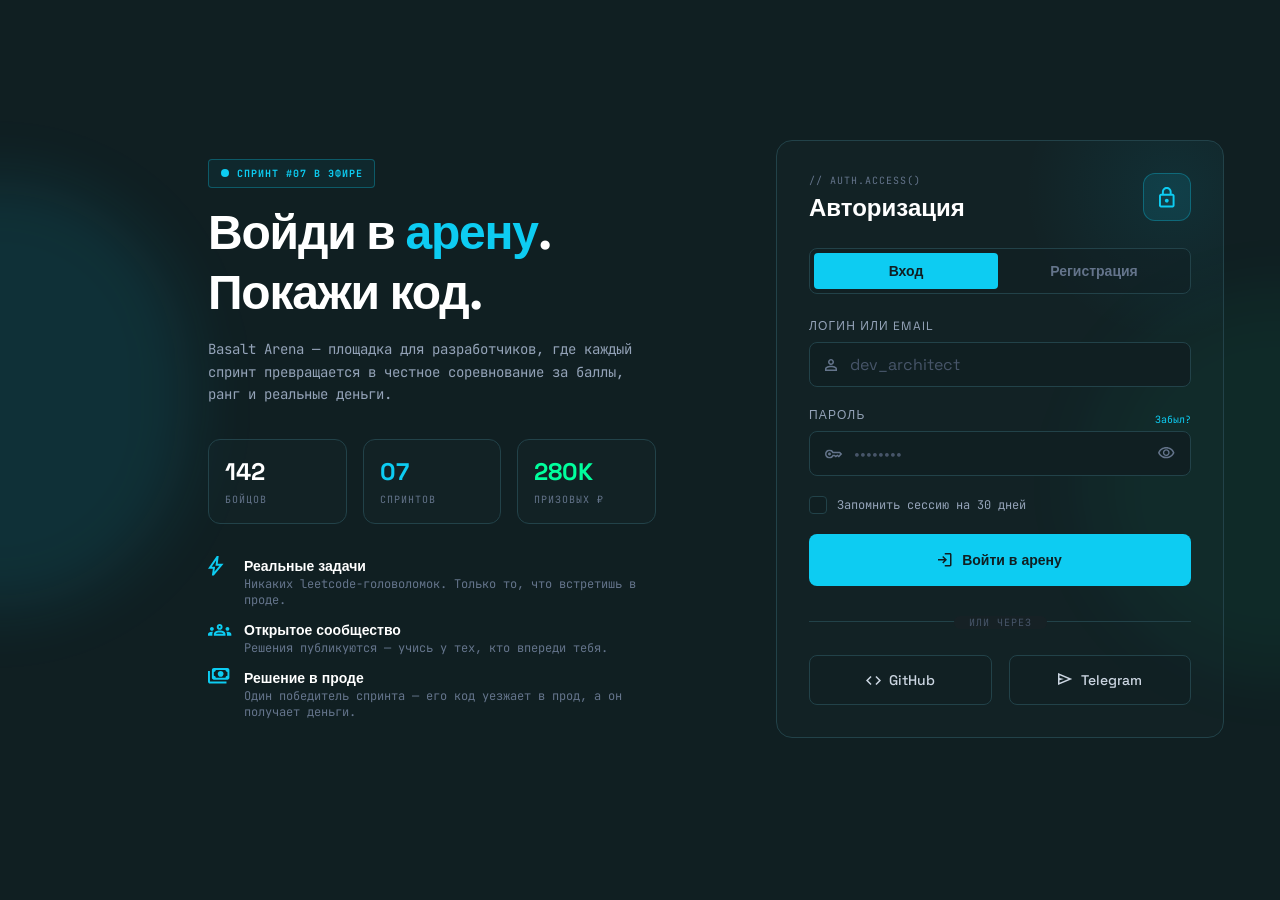
<file: login-temp.html>
<!DOCTYPE html>
<html lang="ru">
<head>
    <meta charset="UTF-8">
    <meta name="viewport" content="width=device-width, initial-scale=1.0">
    <title>Вход | Basalt Arena</title>
    <link rel="preconnect" href="https://fonts.googleapis.com">
    <link rel="preconnect" href="https://fonts.gstatic.com" crossorigin>
    <link href="https://fonts.googleapis.com/css2?family=Space+Grotesk:wght@300..700&family=JetBrains+Mono:wght@100..800&display=swap" rel="stylesheet">
    <link rel="stylesheet" href="login.css?v=1.1">
</head>
<body>
    <div class="arena-landing">
        <div class="background-grid"></div>
        <div class="glow-spot glow-left"></div>
        <div class="glow-spot glow-right"></div>
        <main class="main-wrapper">
            <div class="content-container">
                <div class="main-layout-grid">
                    <div class="left-side">
                        <div class="hero-top-wrapper">
                            <div class="sprint-status-inline">
                                <span class="status-dot"></span>
                                <span class="status-text-mono">Спринт #07 в эфире</span>
                            </div>

                            <div class="hero-main-title">
                                Войди в <span class="blue-text">арену</span>. Покажи код.
                            </div>

                            <div class="hero-sub-description">
                                Basalt Arena — площадка для разработчиков, где каждый спринт превращается в честное соревнование за баллы, ранг и реальные деньги.
                            </div>
                        </div>

                        <div class="stats-grid-container">
                            <div class="stat-item-card card-left">
                                <span class="stat-value-white">142</span>
                                <span class="stat-label-gray">Бойцов</span>
                            </div>

                            <div class="stat-item-card card-center">
                                <span class="stat-value-turquoise">07</span>
                                <span class="stat-label-gray">Спринтов</span>
                            </div>

                            <div class="stat-item-card card-right">
                                <span class="stat-value-green">280K</span>
                                <span class="stat-label-gray">Призовых ₽</span>
                            </div>
                        </div>

                        <div class="benefits-container">
                            <div class="benefit-item">
                                <div class="benefit-icon-wrapper">
                                   <svg width="16" height="20" viewBox="0 0 16 20" fill="none" xmlns="http://www.w3.org/2000/svg">
                                        <path d="M6.36806 15.7499L11.3993 9.72211H7.51042L8.21528 4.20475L3.71875 10.6943H7.09722L6.36806 15.7499ZM3.88889 19.4443L4.86111 12.6388H0L8.75 -0.000108719H10.6944L9.72222 7.77767H15.5556L5.83333 19.4443H3.88889Z" fill="#0DCCF2"/>
                                    </svg>
                                </div>
                                <div class="benefit-content">
                                    <span class="benefit-heading">Реальные задачи</span>
                                    <p class="benefit-text">Никаких leetcode-головоломок. Только то, что встретишь в проде.</p>
                                </div>
                            </div>

                            <div class="benefit-item">
                                <div class="benefit-icon-wrapper">
                                    <svg width="24" height="12" viewBox="0 0 24 12" fill="none" xmlns="http://www.w3.org/2000/svg">
                                        <path d="M0 11.6667V10.1355C0 9.43874 0.356481 8.87161 1.06944 8.43411C1.78241 7.99661 2.72222 7.77786 3.88889 7.77786C4.09954 7.77786 4.30208 7.78191 4.49653 7.79001C4.69097 7.79811 4.87732 7.81837 5.05556 7.85078C4.8287 8.19105 4.65857 8.54753 4.54514 8.92022C4.43171 9.29291 4.375 9.68179 4.375 10.0869V11.6667H0ZM5.83333 11.6667V10.0869C5.83333 9.56837 5.97512 9.09441 6.25868 8.66501C6.54225 8.23561 6.94329 7.85888 7.46181 7.5348C7.98032 7.21073 8.60012 6.96767 9.32118 6.80564C10.0422 6.6436 10.8241 6.56258 11.6667 6.56258C12.5255 6.56258 13.3154 6.6436 14.0365 6.80564C14.7575 6.96767 15.3773 7.21073 15.8958 7.5348C16.4144 7.85888 16.8113 8.23561 17.0868 8.66501C17.3623 9.09441 17.5 9.56837 17.5 10.0869V11.6667H5.83333ZM18.9583 11.6667V10.0869C18.9583 9.66559 18.9057 9.2686 18.8003 8.89591C18.695 8.52323 18.537 8.17485 18.3264 7.85078C18.5046 7.81837 18.6869 7.79811 18.8733 7.79001C19.0596 7.78191 19.25 7.77786 19.4444 7.77786C20.6111 7.77786 21.5509 7.99256 22.2639 8.42196C22.9769 8.85135 23.3333 9.42253 23.3333 10.1355V11.6667H18.9583ZM7.89931 9.7223H15.4583C15.2963 9.39823 14.8466 9.11466 14.1094 8.87161C13.3721 8.62855 12.5579 8.50703 11.6667 8.50703C10.7755 8.50703 9.96123 8.62855 9.22396 8.87161C8.48669 9.11466 8.04514 9.39823 7.89931 9.7223ZM3.88889 6.80564C3.35417 6.80564 2.89641 6.61524 2.51562 6.23446C2.13484 5.85367 1.94444 5.39591 1.94444 4.86119C1.94444 4.31027 2.13484 3.84846 2.51562 3.47578C2.89641 3.10309 3.35417 2.91675 3.88889 2.91675C4.43982 2.91675 4.90162 3.10309 5.27431 3.47578C5.64699 3.84846 5.83333 4.31027 5.83333 4.86119C5.83333 5.39591 5.64699 5.85367 5.27431 6.23446C4.90162 6.61524 4.43982 6.80564 3.88889 6.80564ZM19.4444 6.80564C18.9097 6.80564 18.452 6.61524 18.0712 6.23446C17.6904 5.85367 17.5 5.39591 17.5 4.86119C17.5 4.31027 17.6904 3.84846 18.0712 3.47578C18.452 3.10309 18.9097 2.91675 19.4444 2.91675C19.9954 2.91675 20.4572 3.10309 20.8299 3.47578C21.2025 3.84846 21.3889 4.31027 21.3889 4.86119C21.3889 5.39591 21.2025 5.85367 20.8299 6.23446C20.4572 6.61524 19.9954 6.80564 19.4444 6.80564ZM11.6667 5.83341C10.8565 5.83341 10.1678 5.54985 9.60069 4.98272C9.03356 4.41559 8.75 3.72693 8.75 2.91675C8.75 2.09036 9.03356 1.39765 9.60069 0.838623C10.1678 0.279595 10.8565 8.10623e-05 11.6667 8.10623e-05C12.4931 8.10623e-05 13.1858 0.279595 13.7448 0.838623C14.3038 1.39765 14.5833 2.09036 14.5833 2.91675C14.5833 3.72693 14.3038 4.41559 13.7448 4.98272C13.1858 5.54985 12.4931 5.83341 11.6667 5.83341ZM11.6667 3.88897C11.9421 3.88897 12.173 3.7958 12.3594 3.60946C12.5457 3.42311 12.6389 3.19221 12.6389 2.91675C12.6389 2.64128 12.5457 2.41038 12.3594 2.22404C12.173 2.0377 11.9421 1.94453 11.6667 1.94453C11.3912 1.94453 11.1603 2.0377 10.974 2.22404C10.7876 2.41038 10.6944 2.64128 10.6944 2.91675C10.6944 3.19221 10.7876 3.42311 10.974 3.60946C11.1603 3.7958 11.3912 3.88897 11.6667 3.88897Z" fill="#0DCCF2"/>
                                    </svg>
                                </div>
                                <div class="benefit-content">
                                    <span class="benefit-heading">Открытое сообщество</span>
                                    <p class="benefit-text">Решения публикуются — учись у тех, кто впереди тебя.</p>
                                </div>
                            </div>

                            <div class="benefit-item">
                                <div class="benefit-icon-wrapper">
                                    <svg width="22" height="16" viewBox="0 0 22 16" fill="none" xmlns="http://www.w3.org/2000/svg">
                                        <path d="M12.6389 8.75011C11.8287 8.75011 11.14 8.46654 10.5729 7.89941C10.0058 7.33228 9.72222 6.64363 9.72222 5.83344C9.72222 5.02326 10.0058 4.3346 10.5729 3.76747C11.14 3.20034 11.8287 2.91677 12.6389 2.91677C13.4491 2.91677 14.1377 3.20034 14.7049 3.76747C15.272 4.3346 15.5556 5.02326 15.5556 5.83344C15.5556 6.64363 15.272 7.33228 14.7049 7.89941C14.1377 8.46654 13.4491 8.75011 12.6389 8.75011ZM5.83333 11.6668C5.29861 11.6668 4.84086 11.4764 4.46007 11.0956C4.07928 10.7148 3.88889 10.2571 3.88889 9.72233V1.94455C3.88889 1.40983 4.07928 0.952076 4.46007 0.571289C4.84086 0.190502 5.29861 0.000108719 5.83333 0.000108719H19.4444C19.9792 0.000108719 20.4369 0.190502 20.8177 0.571289C21.1985 0.952076 21.3889 1.40983 21.3889 1.94455V9.72233C21.3889 10.2571 21.1985 10.7148 20.8177 11.0956C20.4369 11.4764 19.9792 11.6668 19.4444 11.6668H5.83333ZM7.77778 9.72233H17.5C17.5 9.18761 17.6904 8.72985 18.0712 8.34907C18.452 7.96828 18.9097 7.77789 19.4444 7.77789V3.889C18.9097 3.889 18.452 3.6986 18.0712 3.31782C17.6904 2.93703 17.5 2.47927 17.5 1.94455H7.77778C7.77778 2.47927 7.58738 2.93703 7.2066 3.31782C6.82581 3.6986 6.36806 3.889 5.83333 3.889V7.77789C6.36806 7.77789 6.82581 7.96828 7.2066 8.34907C7.58738 8.72985 7.77778 9.18761 7.77778 9.72233ZM18.4722 15.5557H1.94444C1.40972 15.5557 0.951968 15.3653 0.571181 14.9845C0.190394 14.6037 0 14.1459 0 13.6112V2.91677H1.94444V13.6112H18.4722V15.5557Z" fill="#0DCCF2"/>
                                    </svg>
                                </div>
                                <div class="benefit-content">
                                    <span class="benefit-heading">Решение в проде</span>
                                    <p class="benefit-text">Один победитель спринта — его код уезжает в прод, а он получает деньги.</p>
                                </div>
                            </div>
                        </div>
                    </div>

                    <div class="right-column">
                            <div class="auth-glow"></div>
                            
                            <div class="auth-header">
                                <div class="header-text">
                                    <span class="mono-label">// AUTH.ACCESS()</span>
                                    <h2 class="auth-title">Авторизация</h2>
                                </div>
                                <div class="lock-icon-box">
                                    <svg width="16" height="21" viewBox="0 0 16 21" fill="none" xmlns="http://www.w3.org/2000/svg">
                                        <path d="M1.94444 20.4167C1.40972 20.4167 0.951968 20.2264 0.571181 19.8456C0.190394 19.4648 0 19.007 0 18.4723V8.75008C0 8.21536 0.190394 7.7576 0.571181 7.37682C0.951968 6.99603 1.40972 6.80564 1.94444 6.80564H2.91667V4.86119C2.91667 3.51628 3.39062 2.36987 4.33854 1.42196C5.28646 0.474037 6.43287 8.01086e-05 7.77778 8.01086e-05C9.12269 8.01086e-05 10.2691 0.474037 11.217 1.42196C12.1649 2.36987 12.6389 3.51628 12.6389 4.86119V6.80564H13.6111C14.1458 6.80564 14.6036 6.99603 14.9844 7.37682C15.3652 7.7576 15.5556 8.21536 15.5556 8.75008V18.4723C15.5556 19.007 15.3652 19.4648 14.9844 19.8456C14.6036 20.2264 14.1458 20.4167 13.6111 20.4167H1.94444ZM1.94444 18.4723H13.6111V8.75008H1.94444V18.4723ZM7.77778 15.5556C7.77778 15.5556 7.91146 15.5556 8.17882 15.5556C8.44618 15.5556 8.77026 15.3652 9.15104 14.9845C9.53183 14.6037 9.72222 14.1459 9.72222 13.6112C9.72222 13.0765 9.53183 12.6187 9.15104 12.2379C8.77026 11.8571 8.3125 11.6667 7.77778 11.6667C7.24306 11.6667 6.7853 11.8571 6.40451 12.2379C6.02373 12.6187 5.83333 13.0765 5.83333 13.6112C5.83333 14.1459 6.02373 14.6037 6.40451 14.9845C6.7853 15.3652 7.24306 15.5556 7.77778 15.5556ZM4.86111 6.80564H10.6944V4.86119C10.6944 4.05101 10.4109 3.36235 9.84375 2.79522C9.27662 2.22809 8.58796 1.94452 7.77778 1.94452C6.96759 1.94452 6.27894 2.22809 5.71181 2.79522C5.14468 3.36235 4.86111 4.05101 4.86111 4.86119V6.80564Z" fill="#0DCCF2"/>
                                    </svg>
                                </div>
                            </div>

                            <div class="auth-tabs">
                                <button type="button" class="tab active" id="tab-login">Вход</button>
                                <button type="button" class="tab" id="tab-register">Регистрация</button>
                            </div>

                            <form class="auth-form">
                                <div class="input-group">
                                    <label class="login-label-form" id="main-label">ЛОГИН ИЛИ EMAIL</label>
                                    <div class="field-wrapper">
                                        <span class="field-icon" id="main-icon">
                                            <svg width="12" height="12" viewBox="0 0 12 12" fill="none" xmlns="http://www.w3.org/2000/svg">
                                                <path d="M6 6C6 6 5.79375 6 5.38125 6C4.96875 6 4.46875 5.70625 3.88125 5.11875C3.29375 4.53125 3 3.825 3 3C3 2.175 3.29375 1.46875 3.88125 0.881249C4.46875 0.29375 5.175 0 6 0C6.825 0 7.53125 0.29375 8.11875 0.881249C8.70625 1.46875 9 2.175 9 3C9 3.825 8.70625 4.53125 8.11875 5.11875C7.53125 5.70625 6.825 6 6 6ZM0 12V9.9C0 9.475 0.109375 9.08437 0.328125 8.72812C0.546875 8.37187 0.8375 8.1 1.2 7.9125C1.975 7.525 2.7625 7.23438 3.5625 7.04062C4.3625 6.84687 5.175 6.75 6 6.75C6.825 6.75 7.6375 6.84687 8.4375 7.04062C9.2375 7.23438 10.025 7.525 10.8 7.9125C11.1625 8.1 11.4531 8.37187 11.6719 8.72812C11.8906 9.08437 12 9.475 12 9.9V12H0ZM1.5 10.5H10.5V9.9C10.5 9.7625 10.4656 9.6375 10.3969 9.525C10.3281 9.4125 10.2375 9.325 10.125 9.2625C9.45 8.925 8.76875 8.67187 8.08125 8.50312C7.39375 8.33437 6.7 8.25 6 8.25C5.3 8.25 4.60625 8.33437 3.91875 8.50312C3.23125 8.67187 2.55 8.925 1.875 9.2625C1.7625 9.325 1.67188 9.4125 1.60313 9.525C1.53438 9.6375 1.5 9.7625 1.5 9.9V10.5ZM6 4.5C6 4.5 6.10313 4.5 6.30938 4.5C6.51563 4.5 6.76563 4.35312 7.05938 4.05937C7.35313 3.76562 7.5 3.4125 7.5 3C7.5 2.5875 7.35313 2.23438 7.05938 1.94062C6.76563 1.64687 6.4125 1.5 6 1.5C5.5875 1.5 5.23438 1.64687 4.94063 1.94062C4.64688 2.23438 4.5 2.5875 4.5 3C4.5 3.4125 4.64688 3.76562 4.94063 4.05937C5.23438 4.35312 5.5875 4.5 6 4.5Z" fill="#64748B"/>
                                            </svg>
                                        </span>
                                        <input type="text" id="main-input" placeholder="dev_architect">
                                    </div>
                                </div>

                                <div class="input-group">
                                    <div class="label-split">
                                        <label class="login-label-form">ПАРОЛЬ</label>
                                        <a href="#" class="forgot-pass" id="forgot-link">Забыл?</a>
                                    </div>
                                    <div class="field-wrapper">
                                        <span class="field-icon key">
                                            <svg width="18" height="9" viewBox="0 0 18 9" fill="none" xmlns="http://www.w3.org/2000/svg">
                                                <path d="M4.5 6C4.5 6 4.39688 6 4.19063 6C3.98438 6 3.73438 5.85312 3.44063 5.55937C3.14688 5.26562 3 4.9125 3 4.5C3 4.0875 3.14688 3.73438 3.44063 3.44062C3.73438 3.14687 4.0875 3 4.5 3C4.9125 3 5.26562 3.14687 5.55938 3.44062C5.85313 3.73438 6 4.0875 6 4.5C6 4.9125 5.85313 5.26562 5.55938 5.55937C5.26562 5.85312 4.9125 6 4.5 6ZM4.5 9C3.25 9 2.1875 8.5625 1.3125 7.6875C0.4375 6.8125 0 5.75 0 4.5C0 3.25 0.4375 2.1875 1.3125 1.3125C2.1875 0.4375 3.25 0 4.5 0C5.3375 0 6.09688 0.206249 6.77813 0.61875C7.45938 1.03125 8 1.575 8.4 2.25H15L17.25 4.5L13.875 7.875L12.375 6.75L10.875 7.875L9.28125 6.75H8.4C8 7.425 7.45938 7.96875 6.77813 8.38125C6.09688 8.79375 5.3375 9 4.5 9ZM4.5 7.5C5.2 7.5 5.81563 7.2875 6.34688 6.8625C6.87813 6.4375 7.23125 5.9 7.40625 5.25H9.75L10.8375 6.01875L12.375 4.875L13.7063 5.90625L15.1125 4.5L14.3625 3.75H7.40625C7.23125 3.1 6.87813 2.5625 6.34688 2.1375C5.81563 1.7125 5.2 1.5 4.5 1.5C3.675 1.5 2.96875 1.79375 2.38125 2.38125C1.79375 2.96875 1.5 3.675 1.5 4.5C1.5 5.325 1.79375 6.03125 2.38125 6.61875C2.96875 7.20625 3.675 7.5 4.5 7.5Z" fill="#64748B"/>
                                            </svg>
                                        </span>
                                        <input type="password" placeholder=" ••••••••">
                                        <span class="eye-icon">
                                            <svg width="17" height="12" viewBox="0 0 17 12" fill="none" xmlns="http://www.w3.org/2000/svg">
                                                <path d="M8.25 9C8.25 9 8.48438 9 8.95312 9C9.42188 9 9.98438 8.67188 10.6406 8.01562C11.2969 7.35937 11.625 6.5625 11.625 5.625C11.625 4.6875 11.2969 3.89062 10.6406 3.23438C9.98438 2.57812 9.1875 2.25 8.25 2.25C7.3125 2.25 6.51563 2.57812 5.85938 3.23438C5.20312 3.89062 4.875 4.6875 4.875 5.625C4.875 6.5625 5.20312 7.35937 5.85938 8.01562C6.51563 8.67188 7.3125 9 8.25 9ZM8.25 7.65C8.25 7.65 8.10938 7.65 7.82813 7.65C7.54688 7.65 7.20938 7.45312 6.81563 7.05937C6.42188 6.66562 6.225 6.1875 6.225 5.625C6.225 5.0625 6.42188 4.58437 6.81563 4.19062C7.20938 3.79687 7.6875 3.6 8.25 3.6C8.8125 3.6 9.29063 3.79687 9.68438 4.19062C10.0781 4.58437 10.275 5.0625 10.275 5.625C10.275 6.1875 10.0781 6.66562 9.68438 7.05937C9.29063 7.45312 8.8125 7.65 8.25 7.65ZM8.25 11.25C8.25 11.25 7.79375 11.25 6.88125 11.25C5.96875 11.25 4.7625 10.7406 3.2625 9.72187C1.7625 8.70312 0.675 7.3375 0 5.625C0.675 3.9125 1.7625 2.54688 3.2625 1.52812C4.7625 0.509375 6.425 0 8.25 0C10.075 0 11.7375 0.509375 13.2375 1.52812C14.7375 2.54688 15.825 3.9125 16.5 5.625C15.825 7.3375 14.7375 8.70312 13.2375 9.72187C11.7375 10.7406 10.075 11.25 8.25 11.25ZM8.25 9.75C8.25 9.75 8.60313 9.75 9.30938 9.75C10.0156 9.75 10.9594 9.37812 12.1406 8.63437C13.3219 7.89062 14.225 6.8875 14.85 5.625C14.225 4.3625 13.3219 3.35937 12.1406 2.61562C10.9594 1.87187 9.6625 1.5 8.25 1.5C6.8375 1.5 5.54063 1.87187 4.35938 2.61562C3.17813 3.35937 2.275 4.3625 1.65 5.625C2.275 6.8875 3.17813 7.89062 4.35938 8.63437C5.54063 9.37812 6.8375 9.75 8.25 9.75Z" fill="#64748B"/>
                                            </svg>
                                        </span>
                                    </div>
                                </div>

                                <label class="checkbox-container">
                                    <input type="checkbox" class="checkbox-square">
                                    <span class="checkmark"></span>
                                    <span class="checkbox-text">Запомнить сессию на 30 дней</span>
                                </label>

                                <button type="submit" class="btn-submit-main">
                                    <span class="btn-login-icon">
                                        <svg width="14" height="14" viewBox="0 0 14 14" fill="none" xmlns="http://www.w3.org/2000/svg">
                                            <path d="M6.75 13.5V12H12V1.5H6.75V-9.53674e-07H12C12.4125 -9.53674e-07 12.7656 0.146874 13.0594 0.440624C13.3531 0.734374 13.5 1.0875 13.5 1.5V12C13.5 12.4125 13.3531 12.7656 13.0594 13.0594C12.7656 13.3531 12.4125 13.5 12 13.5H6.75ZM5.25 10.5L4.21875 9.4125L6.13125 7.5H0V6H6.13125L4.21875 4.0875L5.25 3L9 6.75L5.25 10.5Z" fill="#101F22"/>
                                        </svg>
                                    </span>
                                    <span class="btn-login-text" id="btn-text">Войти в арену</span>
                                </button>
                            </form>

                            <div class="auth-sep"><span>ИЛИ ЧЕРЕЗ</span></div>

                            <div class="oauth-flex">
                                <button class="oauth-item">
                                    <span class="github-button-icon">
                                        <svg width="15" height="9" viewBox="0 0 15 9" fill="none" xmlns="http://www.w3.org/2000/svg">
                                            <path d="M4.5 9L0 4.5L4.5 0L5.56875 1.06875L2.11875 4.51875L5.55 7.95L4.5 9ZM10.5 9L9.43125 7.93125L12.8813 4.48125L9.45 1.05L10.5 0L15 4.5L10.5 9Z" fill="#CBD5E1"/>
                                        </svg>
                                    </span>
                                    <span class="github-button-text">GitHub</span>
                                </button>
                                <button class="oauth-item">
                                    <span class="telegram-button-icon">
                                        <svg width="15" height="12" viewBox="0 0 15 12" fill="none" xmlns="http://www.w3.org/2000/svg">
                                            <path d="M0 12V0L14.25 6L0 12ZM1.5 9.75L10.3875 6L1.5 2.25V4.875L6 6L1.5 7.125V9.75ZM1.5 9.75V6V2.25V4.875V7.125V9.75Z" fill="#CBD5E1"/>
                                        </svg>
                                    </span>
                                    <span class="telegram-button-text">Telegram</span>
                                </button>
                            </div>
                    </div>
                </div>
            </div>
        </main>
    </div>


    <script>
        const eyeIcon = document.querySelector('.eye-icon');
        const passwordInput = document.querySelector('input[type="password"]');
        eyeIcon.addEventListener('click', () => {
            eyeIcon.classList.toggle('is-hidden');
            const type = passwordInput.getAttribute('type') === 'password' ? 'text' : 'password';
            passwordInput.setAttribute('type', type);
        });

         document.addEventListener('click', function(e) {
                const target = e.target.closest('.tab');
                if (!target || target.classList.contains('active')) return;

                const tabLogin = document.getElementById('tab-login');
                const tabRegister = document.getElementById('tab-register');
                const mainLabel = document.querySelector('.login-label-form');
                const mainInput = document.querySelector('.field-wrapper input');
                const btnText = document.querySelector('.btn-login-text');
                const forgotLink = document.querySelector('.forgot-pass');
           
                const elementsToAnimate = [mainLabel, mainInput, btnText];

                elementsToAnimate.forEach(el => el.classList.remove('fade-update'));
                
                void mainLabel.offsetWidth;
                if (target.id === 'tab-register') {
                    tabRegister.classList.add('active');
                    tabLogin.classList.remove('active');
                    
                    mainLabel.innerText = 'EMAIL АДРЕС';
                    btnText.innerText = 'Создать аккаунт';
                    if(forgotLink) {
                        forgotLink.style.opacity = '0';
                        forgotLink.style.visibility = 'hidden';
                    }
                } else {
                    tabLogin.classList.add('active');
                    tabRegister.classList.remove('active');
                    
                    mainLabel.innerText = 'ЛОГИН ИЛИ EMAIL';
                    mainInput.placeholder = 'dev_architect';
                    btnText.innerText = 'Войти в арену';
                    if(forgotLink) {
                        forgotLink.style.visibility = 'visible';
                        forgotLink.style.opacity = '1';
                    }
                }
                elementsToAnimate.forEach(el => el.classList.add('fade-update'));
            });
    </script>
    <script src="login.js"></script>
</body>
</html>
</file>
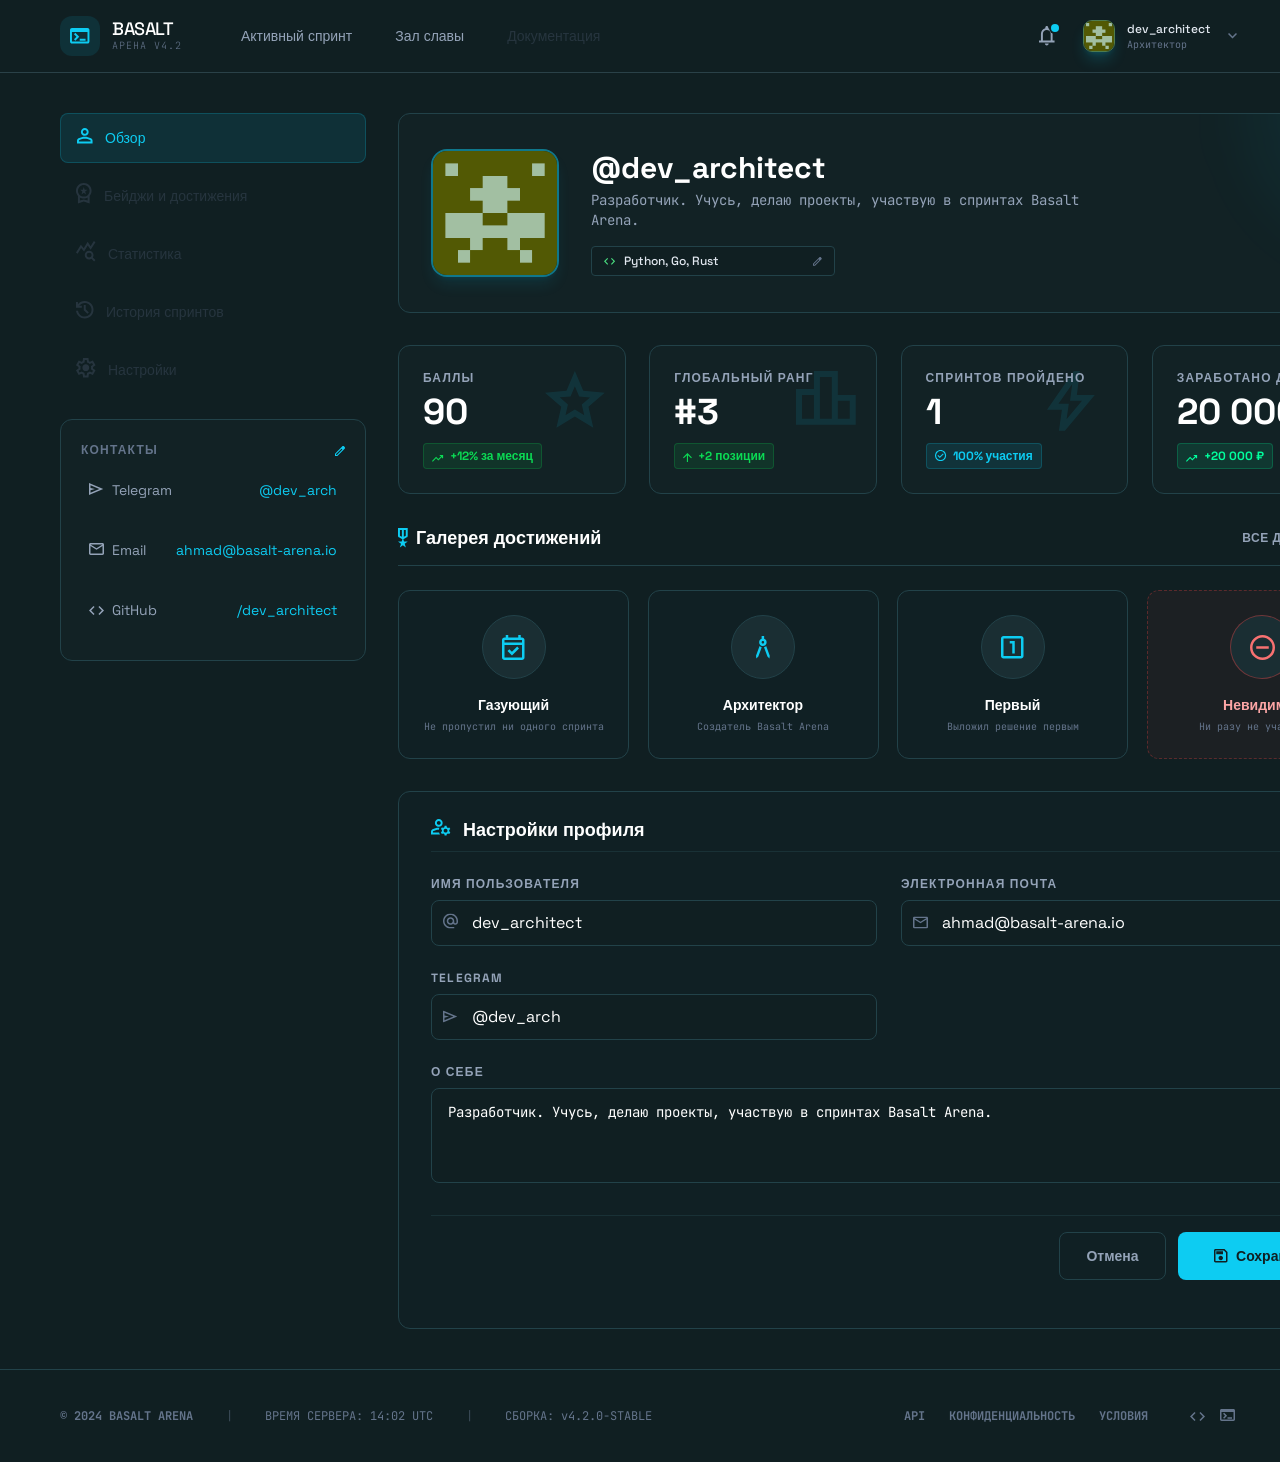
<file: profile.html>
<!DOCTYPE html>
<html lang="en">
<head>
    <meta charset="UTF-8">
    <meta name="viewport" content="width=device-width, initial-scale=1.0">
    <link rel="stylesheet" href="profile.css">
    <link rel="preconnect" href="https://fonts.googleapis.com">
    <link rel="preconnect" href="https://fonts.gstatic.com" crossorigin>
    <link href="https://fonts.googleapis.com/css2?family=Space+Grotesk:wght@300..700&family=JetBrains+Mono:wght@100..800&display=swap" rel="stylesheet">
    <title>Профиль | Basalt Arena</title>
</head>
<body>
    <header class="header">
        <div class="container">
            <div class="left">
                <a href="index.html" class="logo-link">
                    <div class="logo-wrapper">
                        <div class="logo-photo">
                            <svg width="20" height="16" viewBox="0 0 20 16" fill="none" xmlns="http://www.w3.org/2000/svg">
                                <path d="M1.94444 15.5555C1.40972 15.5555 0.951968 15.3651 0.571181 14.9844C0.190394 14.6036 0 14.1458 0 13.6111V1.94443C0 1.40971 0.190394 0.951954 0.571181 0.571167C0.951968 0.19038 1.40972 -1.33514e-05 1.94444 -1.33514e-05H17.5C18.0347 -1.33514e-05 18.4925 0.19038 18.8733 0.571167C19.2541 0.951954 19.4444 1.40971 19.4444 1.94443V13.6111C19.4444 14.1458 19.2541 14.6036 18.8733 14.9844C18.4925 15.3651 18.0347 15.5555 17.5 15.5555H1.94444ZM1.94444 13.6111H17.5V3.88888H1.94444V13.6111ZM5.34722 12.6389L3.98611 11.2778L6.48958 8.74999L3.96181 6.22221L5.34722 4.8611L9.23611 8.74999L5.34722 12.6389ZM9.72222 12.6389V10.6944H15.5556V12.6389H9.72222Z" fill="#0DCCF2"/>
                            </svg>
                        </div>
                        <div class="logo-name">
                            <span class="first-logo-name">BASALT</span>
                            <span class="second-logo-name">АРЕНА V4.2</span>
                        </div>
                    </div>
                </a>
                <nav class="nav">
                    <a href="index.html" class="nav-link">Активный спринт</a>
                    <a href="hall.html" class="nav-link">Зал славы</a>
                    <a href="#" class="nav-link nav-disabled">Документация</a>
                </nav>
            </div>

            <div class="right">
                <div class="notifications">
                    <svg width="16" height="20" viewBox="0 0 16 20" fill="none" xmlns="http://www.w3.org/2000/svg">
                        <path d="M0 16.5209V14.5773H1.94363V7.77459C1.94363 6.43024 2.34856 5.23572 3.15841 4.19101C3.96825 3.14631 5.02106 2.46199 6.31681 2.13805V1.45778C6.31681 1.05285 6.45854 0.708668 6.74198 0.42522C7.02543 0.141775 7.36962 5.14984e-05 7.77454 5.14984e-05C8.17946 5.14984e-05 8.52365 0.141775 8.8071 0.42522C9.09054 0.708668 9.23227 1.05285 9.23227 1.45778V2.13805C10.528 2.46199 11.5808 3.14631 12.3907 4.19101C13.2005 5.23572 13.6054 6.43024 13.6054 7.77459V14.5773H15.5491V16.5209H0ZM7.77454 19.4364C7.24004 19.4364 6.78248 19.2461 6.40185 18.8655C6.02122 18.4848 5.8309 18.0273 5.8309 17.4928H9.71817C9.71817 18.0273 9.52786 18.4848 9.14723 18.8655C8.7666 19.2461 8.30904 19.4364 7.77454 19.4364ZM3.88727 14.5773H11.6618V7.77459C11.6618 6.70559 11.2812 5.79046 10.5199 5.02921C9.75867 4.26795 8.84354 3.88732 7.77454 3.88732C6.70554 3.88732 5.79041 4.26795 5.02916 5.02921C4.2679 5.79046 3.88727 6.70559 3.88727 7.77459V14.5773Z" fill="#94A3B8"/>
                    </svg>
                    <div class="marker-dot"></div>
                </div>
                <a href="profile.html" class="to-profile-button">
                    <div class="user-profile">
                        <div class="avatar">
                            <svg width="32" height="32" viewBox=" 12 2 32 32" fill="none" xmlns="http://www.w3.org/2000/svg" xmlns:xlink="http://www.w3.org/1999/xlink">
                                <g>
                                <mask id="path-1-inside-1_2007_483" fill="white">
                                <path d="M12 10C12 5.58172 15.5817 2 20 2H36C40.4183 2 44 5.58172 44 10V26C44 30.4183 40.4183 34 36 34H20C15.5817 34 12 30.4183 12 26V10Z"/>
                                </mask>
                                <path d="M12 10C12 5.58172 15.5817 2 20 2H36C40.4183 2 44 5.58172 44 10V26C44 30.4183 40.4183 34 36 34H20C15.5817 34 12 30.4183 12 26V10Z" fill="url(#pattern0_2007_483)" shape-rendering="crispEdges"/>
                                </g>
                                <defs>
                                <pattern id="pattern0_2007_483" patternContentUnits="objectBoundingBox" width="1" height="1">
                                <use xlink:href="#image0_2007_483" transform="scale(0.0135) translate(-3, -3)"""/>
                                </pattern>
                                <image id="image0_2007_483" width="80" height="80" preserveAspectRatio="none" xlink:href="[data-uri]"/>
                                </defs>
                            </svg>
                        </div>
                        <div class="profile-details">
                            <span class="username">dev_architect</span>
                            <span class="role">Архитектор</span>
                        </div>
                        <div class="arrow">
                            <svg width="9" height="6" viewBox="0 0 9 6" fill="none" xmlns="http://www.w3.org/2000/svg">
                                <path d="M4.5 5.55005L0 1.05005L1.05 4.86374e-05L4.5 3.45005L7.95 4.86374e-05L9 1.05005L4.5 5.55005Z" fill="#64748B"/>
                            </svg>
                        </div>
                    </div>
                </a>
            </div>
        </div>
    </header>

    <div class="main">
        <div class="dashboard-container">
                <aside class="sidebar">
                <nav class="sidebar-nav">
                    <a href="#" class="nav-item active">
                        <span class="nav-icon icon-overview">
                            <svg width="16" height="16" viewBox="0 0 16 16" fill="none" xmlns="http://www.w3.org/2000/svg">
                                <path d="M7.77778 7.77776C7.77778 7.77776 7.51042 7.77776 6.97569 7.77776C6.44097 7.77776 5.79282 7.39698 5.03125 6.6354C4.26968 5.87383 3.88889 4.95832 3.88889 3.88888C3.88889 2.81943 4.26968 1.90392 5.03125 1.14235C5.79282 0.380774 6.70833 -1.33514e-05 7.77778 -1.33514e-05C8.84722 -1.33514e-05 9.76273 0.380774 10.5243 1.14235C11.2859 1.90392 11.6667 2.81943 11.6667 3.88888C11.6667 4.95832 11.2859 5.87383 10.5243 6.6354C9.76273 7.39698 8.84722 7.77776 7.77778 7.77776ZM0 15.5555V12.8333C0 12.2824 0.141782 11.776 0.425347 11.3142C0.708912 10.8524 1.08565 10.5 1.55556 10.2569C2.56019 9.75462 3.58102 9.37788 4.61806 9.12672C5.65509 8.87557 6.70833 8.74999 7.77778 8.74999C8.84722 8.74999 9.90046 8.87557 10.9375 9.12672C11.9745 9.37788 12.9954 9.75462 14 10.2569C14.4699 10.5 14.8466 10.8524 15.1302 11.3142C15.4138 11.776 15.5556 12.2824 15.5556 12.8333V15.5555H0ZM1.94444 13.6111H13.6111V12.8333C13.6111 12.6551 13.5666 12.493 13.4774 12.3472C13.3883 12.2014 13.2708 12.0879 13.125 12.0069C12.25 11.5694 11.3669 11.2413 10.4757 11.0226C9.58449 10.8038 8.68519 10.6944 7.77778 10.6944C6.87037 10.6944 5.97107 10.8038 5.07986 11.0226C4.18866 11.2413 3.30556 11.5694 2.43056 12.0069C2.28472 12.0879 2.16725 12.2014 2.07812 12.3472C1.989 12.493 1.94444 12.6551 1.94444 12.8333V13.6111ZM7.77778 5.83332C7.77778 5.83332 7.91146 5.83332 8.17882 5.83332C8.44618 5.83332 8.77026 5.64293 9.15104 5.26214C9.53183 4.88135 9.72222 4.4236 9.72222 3.88888C9.72222 3.35415 9.53183 2.8964 9.15104 2.51561C8.77026 2.13482 8.3125 1.94443 7.77778 1.94443C7.24306 1.94443 6.7853 2.13482 6.40451 2.51561C6.02373 2.8964 5.83333 3.35415 5.83333 3.88888C5.83333 4.4236 6.02373 4.88135 6.40451 5.26214C6.7853 5.64293 7.24306 5.83332 7.77778 5.83332Z" fill="#0DCCF2"/>
                            </svg>
                        </span>
                        <span class="nav-text">Обзор</span>
                    </a>
                    <a href="#" class="nav-item">
                        <span class="nav-icon icon-badges">
                            <svg width="16" height="21" viewBox="0 0 16 21" fill="none" xmlns="http://www.w3.org/2000/svg">
                                <path d="M5.51736 11.375L6.36806 8.60413L4.13194 6.80551H6.90278L7.77778 4.08329L8.65278 6.80551H11.4236L9.16319 8.60413L10.0139 11.375L7.77778 9.64926L5.51736 11.375ZM1.94444 20.4166V12.9062C1.3287 12.2257 0.850694 11.4479 0.510417 10.5729C0.170139 9.69788 0 8.76616 0 7.77774C0 5.60644 0.753472 3.76732 2.26042 2.26037C3.76736 0.753429 5.60648 -4.19617e-05 7.77778 -4.19617e-05C9.94907 -4.19617e-05 11.7882 0.753429 13.2951 2.26037C14.8021 3.76732 15.5556 5.60644 15.5556 7.77774C15.5556 8.76616 15.3854 9.69788 15.0451 10.5729C14.7049 11.4479 14.2269 12.2257 13.6111 12.9062V20.4166L7.77778 18.4722L1.94444 20.4166ZM7.77778 13.6111C7.77778 13.6111 8.18287 13.6111 8.99306 13.6111C9.80324 13.6111 10.7755 13.0439 11.9097 11.9097C13.044 10.7754 13.6111 9.39811 13.6111 7.77774C13.6111 6.15737 13.044 4.78005 11.9097 3.64579C10.7755 2.51153 9.39815 1.9444 7.77778 1.9444C6.15741 1.9444 4.78009 2.51153 3.64583 3.64579C2.51157 4.78005 1.94444 6.15737 1.94444 7.77774C1.94444 9.39811 2.51157 10.7754 3.64583 11.9097C4.78009 13.0439 6.15741 13.6111 7.77778 13.6111ZM3.88889 17.5243L7.77778 16.5277L11.6667 17.5243V14.5104C11.0995 14.8344 10.4878 15.0897 9.8316 15.276C9.17535 15.4623 8.49074 15.5555 7.77778 15.5555C7.06482 15.5555 6.38021 15.4623 5.72396 15.276C5.06771 15.0897 4.45602 14.8344 3.88889 14.5104V17.5243Z" fill="#475569"/>
                            </svg>
                        </span>
                        <span class="nav-text">Бейджи и достижения</span>
                    </a>
                    <a href="#" class="nav-item">
                        <span class="nav-icon icon-stats">
                            <svg width="20" height="21" viewBox="0 0 20 21" fill="none" xmlns="http://www.w3.org/2000/svg">
                                <path d="M1.57986 12.6633L0 11.5209L4.86111 3.74314L7.77778 7.14591L11.6667 0.826468L14.5833 5.20147L17.8646 8.01086e-05L19.4444 1.14244L14.6319 8.77439L11.7396 4.42369L8.04514 10.4272L5.10417 7.00008L1.57986 12.6633ZM13.125 16.5279C13.8056 16.5279 14.3808 16.2929 14.8507 15.823C15.3206 15.3531 15.5556 14.7779 15.5556 14.0973C15.5556 13.4167 15.3206 12.8415 14.8507 12.3716C14.3808 11.9017 13.8056 11.6667 13.125 11.6667C12.4444 11.6667 11.8692 11.9017 11.3993 12.3716C10.9294 12.8415 10.6944 13.4167 10.6944 14.0973C10.6944 14.7779 10.9294 15.3531 11.3993 15.823C11.8692 16.2929 12.4444 16.5279 13.125 16.5279ZM18.0833 20.4167L15.4583 17.7917C15.1181 18.0186 14.7494 18.1887 14.3524 18.3022C13.9554 18.4156 13.5463 18.4723 13.125 18.4723C11.9097 18.4723 10.8767 18.047 10.026 17.1963C9.17535 16.3456 8.75 15.3126 8.75 14.0973C8.75 12.882 9.17535 11.849 10.026 10.9983C10.8767 10.1476 11.9097 9.7223 13.125 9.7223C14.3403 9.7223 15.3733 10.1476 16.224 10.9983C17.0747 11.849 17.5 12.882 17.5 14.0973C17.5 14.5186 17.4433 14.9277 17.3299 15.3247C17.2164 15.7217 17.0463 16.0904 16.8194 16.4306L19.4444 19.0556L18.0833 20.4167Z" fill="#475569"/>
                            </svg>
                        </span>
                        <span class="nav-text">Статистика</span>
                    </a>
                    <a href="#" class="nav-item">
                        <span class="nav-icon icon-history">
                            <svg width="18" height="18" viewBox="0 0 18 18" fill="none" xmlns="http://www.w3.org/2000/svg">
                                <path d="M8.75 17.5C6.51389 17.5 4.56539 16.7587 2.90451 15.276C1.24363 13.7934 0.291667 11.9421 0.0486111 9.72222H2.04167C2.26852 11.4074 3.01794 12.8009 4.28993 13.9028C5.56192 15.0046 7.04861 15.5556 8.75 15.5556C10.6458 15.5556 12.2541 14.8953 13.5747 13.5747C14.8953 12.2541 15.5556 10.6458 15.5556 8.75C15.5556 6.85417 14.8953 5.24595 13.5747 3.92535C12.2541 2.60474 10.6458 1.94444 8.75 1.94444C7.63194 1.94444 6.58681 2.2037 5.61458 2.72222C4.64236 3.24074 3.82407 3.9537 3.15972 4.86111H5.83333V6.80556H0V0.972221H1.94444V3.25694C2.77083 2.21991 3.77951 1.41782 4.97049 0.850695C6.16146 0.283564 7.4213 0 8.75 0C9.96528 0 11.1036 0.230902 12.1649 0.692709C13.2263 1.15451 14.1499 1.77836 14.9358 2.56424C15.7216 3.35012 16.3455 4.27373 16.8073 5.33507C17.2691 6.39641 17.5 7.53472 17.5 8.75C17.5 9.96528 17.2691 11.1036 16.8073 12.1649C16.3455 13.2263 15.7216 14.1499 14.9358 14.9358C14.1499 15.7216 13.2263 16.3455 12.1649 16.8073C11.1036 17.2691 9.96528 17.5 8.75 17.5ZM11.4722 12.8333L7.77778 9.13889V3.88889H9.72222V8.36111L12.8333 11.4722L11.4722 12.8333Z" fill="#475569"/>
                            </svg>
                        </span>
                        <span class="nav-text">История спринтов</span>
                    </a>
                    <a href="#" class="nav-item">
                        <span class="nav-icon icon-settings">
                            <svg width="20" height="20" viewBox="0 0 20 20" fill="none" xmlns="http://www.w3.org/2000/svg">
                                <path d="M7.09722 19.4443L6.70833 16.3332C6.49769 16.2522 6.29919 16.155 6.11285 16.0416C5.92651 15.9281 5.74421 15.8066 5.56597 15.677L2.67361 16.8923L0 12.2742L2.50347 10.3784C2.48727 10.2649 2.47917 10.1556 2.47917 10.0502C2.47917 9.94491 2.47917 9.83554 2.47917 9.72211C2.47917 9.60869 2.47917 9.49931 2.47917 9.39399C2.47917 9.28866 2.48727 9.17929 2.50347 9.06586L0 7.17003L2.67361 2.55198L5.56597 3.76725C5.74421 3.63762 5.93056 3.5161 6.125 3.40267C6.31945 3.28924 6.51389 3.19202 6.70833 3.111L7.09722 -0.000108719H12.4444L12.8333 3.111C13.044 3.19202 13.2425 3.28924 13.4288 3.40267C13.6152 3.5161 13.7975 3.63762 13.9757 3.76725L16.8681 2.55198L19.5417 7.17003L17.0382 9.06586C17.0544 9.17929 17.0625 9.28866 17.0625 9.39399C17.0625 9.49931 17.0625 9.60869 17.0625 9.72211C17.0625 9.83554 17.0625 9.94491 17.0625 10.0502C17.0625 10.1556 17.0463 10.2649 17.0139 10.3784L19.5174 12.2742L16.8438 16.8923L13.9757 15.677C13.7975 15.8066 13.6111 15.9281 13.4167 16.0416C13.2222 16.155 13.0278 16.2522 12.8333 16.3332L12.4444 19.4443H7.09722ZM8.79861 17.4999H10.7188L11.059 14.9235C11.5613 14.7939 12.0272 14.6035 12.4566 14.3523C12.886 14.1012 13.2789 13.7973 13.6354 13.4409L16.0417 14.4374L16.9896 12.7846L14.8993 11.2048C14.9803 10.9779 15.037 10.7389 15.0694 10.4877C15.1019 10.2366 15.1181 9.98137 15.1181 9.72211C15.1181 9.46285 15.1019 9.20765 15.0694 8.95649C15.037 8.70533 14.9803 8.46633 14.8993 8.23947L16.9896 6.65961L16.0417 5.00684L13.6354 6.02767C13.2789 5.65498 12.886 5.34306 12.4566 5.09191C12.0272 4.84075 11.5613 4.65035 11.059 4.52072L10.7431 1.94434H8.82292L8.48264 4.52072C7.98032 4.65035 7.51447 4.84075 7.08507 5.09191C6.65567 5.34306 6.26273 5.64688 5.90625 6.00336L3.5 5.00684L2.55208 6.65961L4.64236 8.21517C4.56134 8.45822 4.50463 8.70128 4.47222 8.94434C4.43982 9.18739 4.42361 9.44665 4.42361 9.72211C4.42361 9.98137 4.43982 10.2325 4.47222 10.4756C4.50463 10.7186 4.56134 10.9617 4.64236 11.2048L2.55208 12.7846L3.5 14.4374L5.90625 13.4166C6.26273 13.7892 6.65567 14.1012 7.08507 14.3523C7.51447 14.6035 7.98032 14.7939 8.48264 14.9235L8.79861 17.4999ZM9.81945 13.1249C10.7593 13.1249 11.5613 12.7927 12.2257 12.1284C12.89 11.464 13.2222 10.6619 13.2222 9.72211C13.2222 8.7823 12.89 7.98022 12.2257 7.31586C11.5613 6.65151 10.7593 6.31934 9.81945 6.31934C8.86343 6.31934 8.05729 6.65151 7.40104 7.31586C6.74479 7.98022 6.41667 8.7823 6.41667 9.72211C6.41667 10.6619 6.74479 11.464 7.40104 12.1284C8.05729 12.7927 8.86343 13.1249 9.81945 13.1249Z" fill="#475569"/>
                            </svg>
                        </span>
                        <span class="nav-text">Настройки</span>
                    </a>
                </nav>
                <div class="sidebar-contacts">
                    <div class="contacts-header">
                        <span class="contacts-title">Контакты</span>
                        <span class="contacts-title-icon">
                            <svg width="10" height="10" viewBox="0 0 10 10" fill="none" xmlns="http://www.w3.org/2000/svg">
                                <path d="M1.11111 8.88889H1.90278L7.33333 3.45833L6.54167 2.66667L1.11111 8.09722V8.88889ZM0 10V7.63889L7.33333 0.319445C7.44444 0.217592 7.56713 0.138888 7.70139 0.083333C7.83565 0.0277777 7.97685 0 8.125 0C8.27315 0 8.41667 0.0277777 8.55556 0.083333C8.69444 0.138888 8.81481 0.222222 8.91667 0.333333L9.68056 1.11111C9.79167 1.21296 9.87269 1.33333 9.92361 1.47222C9.97454 1.61111 10 1.75 10 1.88889C10 2.03704 9.97454 2.17824 9.92361 2.3125C9.87269 2.44676 9.79167 2.56944 9.68056 2.68056L2.36111 10H0ZM6.93056 3.06944L6.54167 2.66667L7.33333 3.45833L6.93056 3.06944Z" fill="#0DCCF2"/>
                            </svg>
                        </span>
                    </div>
                    
                    <div class="contacts-items-cont">
                        <div class="contact-item">
                            <div class="contact-label">
                                <span class="contact-icon icon-telegram">
                                    <svg width="15" height="12" viewBox="0 0 15 12" fill="none" xmlns="http://www.w3.org/2000/svg">
                                        <path d="M0 12V0L14.25 6L0 12ZM1.5 9.75L10.3875 6L1.5 2.25V4.875L6 6L1.5 7.125V9.75ZM1.5 9.75V6V2.25V4.875V7.125V9.75Z" fill="#94A3B8"/>
                                    </svg>
                                </span>
                                <span class="contact-label-header">Telegram</span>
                            </div>
                            <span class="contact-value">@dev_arch</span>
                        </div>

                        <div class="contact-item">
                            <div class="contact-label">
                                <span class="contact-icon icon-email">
                                    <svg width="15" height="12" viewBox="0 0 15 12" fill="none" xmlns="http://www.w3.org/2000/svg">
                                        <path d="M1.5 12C1.0875 12 0.734375 11.8531 0.440625 11.5594C0.146875 11.2656 0 10.9125 0 10.5V1.5C0 1.0875 0.146875 0.734375 0.440625 0.440624C0.734375 0.146874 1.0875 0 1.5 0H13.5C13.9125 0 14.2656 0.146874 14.5594 0.440624C14.8531 0.734375 15 1.0875 15 1.5V10.5C15 10.9125 14.8531 11.2656 14.5594 11.5594C14.2656 11.8531 13.9125 12 13.5 12H1.5ZM7.5 6.75L1.5 3V10.5H13.5V3L7.5 6.75ZM7.5 5.25L13.5 1.5H1.5L7.5 5.25Z" fill="#94A3B8"/>
                                    </svg>
                                </span>
                                <span class="contact-label-header">Email</span>
                            </div>
                            <span class="contact-value">ahmad@basalt-arena.io</span>
                        </div>

                        <div class="contact-item">
                            <div class="contact-label">
                                <span class="contact-icon icon-github">
                                    <svg width="15" height="9" viewBox="0 0 15 9" fill="none" xmlns="http://www.w3.org/2000/svg">
                                        <path d="M4.5 9L0 4.5L4.5 0L5.56875 1.06875L2.11875 4.51875L5.55 7.95L4.5 9ZM10.5 9L9.43125 7.93125L12.8813 4.48125L9.45 1.05L10.5 0L15 4.5L10.5 9Z" fill="#94A3B8"/>
                                    </svg>
                                </span>
                                <span class="contact-label-header">GitHub</span>
                            </div>
                            <span class="contact-value">/dev_architect</span>
                        </div>
                    </div>
                </div>
            </aside>

            <main class="main-content">
                <section class="profile-header-card">
                    <div class="profile-header-glow"></div>
                    <div class="header-content">
                        <div class="avatar-container">
                            <div class="avatar-frame">
                                <span class="avatar-img">
                                    <img src="img/dev_architect.png" alt="">
                                </span>
                                <div class="avatar-shadow-layer"></div>
                            </div>
                        </div>
                        <div class="profile-info-main">
                            <div class="nickname-row">
                                <h1 class="profile-nickname">@dev_architect</h1>
                            </div>

                            <p class="profile-bio">Разработчик. Учусь, делаю проекты, участвую в спринтах Basalt Arena.</p>
                            
                            <div class="tech-tags">
                                <div class="tech-tags-container">
                                    <div class="status-icon">
                                        <svg width="12" height="7" viewBox="0 0 12 7" fill="none" xmlns="http://www.w3.org/2000/svg">
                                            <path d="M3.33333 6.66675L0 3.33341L3.33333 8.15392e-05L4.125 0.791748L1.56944 3.3473L4.11111 5.88897L3.33333 6.66675ZM7.77778 6.66675L6.98611 5.87508L9.54167 3.31953L7 0.777859L7.77778 8.15392e-05L11.1111 3.33341L7.77778 6.66675Z" fill="#4ADE80"/>
                                        </svg>
                                    </div>
                                    <div class="tech-list">
                                        <span class="tech-text">Python, Go, Rust</span>
                                    </div>
                                </div>
                                <div class="tech-edit-icon">
                                    <svg width="9" height="9" viewBox="0 0 9 9" fill="none" xmlns="http://www.w3.org/2000/svg">
                                        <path d="M0.971413 7.77126H1.66355L6.41133 3.02348L5.7192 2.33135L0.971413 7.07913V7.77126ZM0 8.74268V6.67842L6.41133 0.279237C6.50847 0.19019 6.61573 0.121382 6.73311 0.0728111C6.85049 0.0242405 6.97394 -4.48227e-05 7.10346 -4.48227e-05C7.23298 -4.48227e-05 7.35846 0.0242405 7.47988 0.0728111C7.60131 0.121382 7.70655 0.194238 7.79559 0.291379L8.46344 0.971369C8.56058 1.06041 8.63141 1.16565 8.67594 1.28708C8.72046 1.4085 8.74272 1.52993 8.74272 1.65136C8.74272 1.78088 8.72046 1.90433 8.67594 2.02171C8.63141 2.13909 8.56058 2.24635 8.46344 2.34349L2.06425 8.74268H0ZM6.05919 2.68348L5.7192 2.33135L6.41133 3.02348L6.05919 2.68348Z" fill="#64748B"/>
                                    </svg>
                                </div>
                            </div>
                        </div>
                    </div>
                </section>

                <div class="stats-grid">
                    <div class="stat-card">
                        <div class="stat-bg-icon">
                            <svg width="60" height="57" viewBox="0 0 60 57" fill="none" xmlns="http://www.w3.org/2000/svg">
                                <path d="M20.4549 44.2691L29.8611 38.5955L39.2674 44.3437L36.8038 33.5937L45.0903 26.4271L34.191 25.4566L29.8611 15.3038L25.5312 25.3819L14.6319 26.3524L22.9184 33.5937L20.4549 44.2691ZM11.4219 56.7361L16.2743 35.7587L0 21.6493L21.5 19.783L29.8611 -2.67029e-05L38.2222 19.783L59.7222 21.6493L43.4479 35.7587L48.3003 56.7361L29.8611 45.6128L11.4219 56.7361Z" fill="#0DCCF2"/>
                            </svg>
                        </div>

                        <div class="stat-content">
                            <span class="stat-label">Баллы</span>
                            <span class="stat-value">90</span>
                            <div class="stat-badge growth-positive">
                                <span class="badge-icon">
                                    <svg width="12" height="7" viewBox="0 0 12 7" fill="none" xmlns="http://www.w3.org/2000/svg">
                                        <path d="M0.777778 6.66675L0 5.88897L4.11111 1.75008L6.33333 3.9723L9.22222 1.11119H7.77778V8.15392e-05H11.1111V3.33341H10V1.88897L6.33333 5.55564L4.11111 3.33341L0.777778 6.66675Z" fill="#0BDA54"/>
                                    </svg>
                                </span>
                                <span class="badge-text">+12% за месяц</span>
                            </div>
                        </div>
                    </div>
                    <div class="stat-card">
                        <div class="stat-bg-icon">
                            <svg width="60" height="54" viewBox="0 0 60 54" fill="none" xmlns="http://www.w3.org/2000/svg">
                                <path d="M5.97222 47.7778H17.9167V23.8889H5.97222V47.7778ZM23.8889 47.7778H35.8333V5.97222H23.8889V47.7778ZM41.8056 47.7778H53.75V29.8611H41.8056V47.7778ZM0 53.75V17.9167H17.9167V0H41.8056V23.8889H59.7222V53.75H0Z" fill="#0DCCF2"/>
                            </svg>
                        </div>
                        <div class="stat-content">
                            <span class="stat-label">Глобальный ранг</span>
                            <span class="stat-value">#3</span>
                            <div class="stat-badge growth-positive">
                                <span class="badge-icon">
                                    <svg width="9" height="9" viewBox="0 0 9 9" fill="none" xmlns="http://www.w3.org/2000/svg">
                                        <path d="M3.88889 8.88892V2.12503L0.777778 5.23614L0 4.44447L4.44444 2.67029e-05L8.88889 4.44447L8.11111 5.23614L5 2.12503V8.88892H3.88889Z" fill="#0BDA54"/>
                                    </svg>
                                </span>
                                <span class="badge-text">+2 позиции</span>
                            </div>
                        </div>
                    </div>
                    <div class="stat-card">
                        <div class="stat-bg-icon">
                            <svg width="48" height="60" viewBox="0 0 48 60" fill="none" xmlns="http://www.w3.org/2000/svg">
                                <path d="M19.559 48.3749L35.0122 29.8611H23.0677L25.2326 12.9149L11.4219 32.8472H21.7986L19.559 48.3749ZM11.9444 59.7222L14.9306 38.8194H0L26.875 -5.34058e-05H32.8472L29.8611 23.8888H47.7778L17.9167 59.7222H11.9444Z" fill="#0DCCF2"/>
                            </svg>
                        </div>
                        <div class="stat-content">
                            <span class="stat-label">Спринтов пройдено</span>
                            <span class="stat-value">1</span>
                            <div class="stat-badge info-cyan">
                                <span class="badge-icon">
                                    <svg width="12" height="12" viewBox="0 0 12 12" fill="none" xmlns="http://www.w3.org/2000/svg">
                                        <path d="M4.77778 8.11108L8.69444 4.19442L7.91667 3.41664L4.77778 6.55553L3.19444 4.97219L2.41667 5.74997L4.77778 8.11108ZM5.55556 11.1111C4.78704 11.1111 4.06482 10.9653 3.38889 10.6736C2.71296 10.3819 2.125 9.98608 1.625 9.48608C1.125 8.98608 0.729167 8.39812 0.4375 7.72219C0.145833 7.04627 0 6.32405 0 5.55553C0 4.78701 0.145833 4.06479 0.4375 3.38886C0.729167 2.71294 1.125 2.12497 1.625 1.62497C2.125 1.12497 2.71296 0.729138 3.38889 0.437472C4.06482 0.145805 4.78704 -2.76566e-05 5.55556 -2.76566e-05C6.32407 -2.76566e-05 7.0463 0.145805 7.72222 0.437472C8.39815 0.729138 8.98611 1.12497 9.48611 1.62497C9.98611 2.12497 10.3819 2.71294 10.6736 3.38886C10.9653 4.06479 11.1111 4.78701 11.1111 5.55553C11.1111 6.32405 10.9653 7.04627 10.6736 7.72219C10.3819 8.39812 9.98611 8.98608 9.48611 9.48608C8.98611 9.98608 8.39815 10.3819 7.72222 10.6736C7.0463 10.9653 6.32407 11.1111 5.55556 11.1111ZM5.55556 9.99997C6.7963 9.99997 7.84722 9.56942 8.70833 8.70831C9.56945 7.84719 10 6.79627 10 5.55553C10 4.31479 9.56945 3.26386 8.70833 2.40275C7.84722 1.54164 6.7963 1.11108 5.55556 1.11108C4.31482 1.11108 3.26389 1.54164 2.40278 2.40275C1.54167 3.26386 1.11111 4.31479 1.11111 5.55553C1.11111 6.79627 1.54167 7.84719 2.40278 8.70831C3.26389 9.56942 4.31482 9.99997 5.55556 9.99997Z" fill="#0DCCF2"/>
                                    </svg>
                                </span>
                                <span class="badge-text">100% участия</span>
                            </div>
                        </div>
                    </div>
                    <div class="stat-card">
                        <div class="stat-bg-icon">
                            <svg width="66" height="48" viewBox="0 0 66 48" fill="none" xmlns="http://www.w3.org/2000/svg">
                                <path d="M38.8194 26.8751C36.331 26.8751 34.2159 26.0041 32.474 24.2622C30.7321 22.5203 29.8611 20.4051 29.8611 17.9167C29.8611 15.4283 30.7321 13.3131 32.474 11.5712C34.2159 9.82934 36.331 8.95839 38.8194 8.95839C41.3079 8.95839 43.423 9.82934 45.1649 11.5712C46.9068 13.3131 47.7778 15.4283 47.7778 17.9167C47.7778 20.4051 46.9068 22.5203 45.1649 24.2622C43.423 26.0041 41.3079 26.8751 38.8194 26.8751ZM17.9167 35.8334C16.2743 35.8334 14.8683 35.2486 13.6988 34.079C12.5292 32.9095 11.9444 31.5035 11.9444 29.8612V5.97228C11.9444 4.32992 12.5292 2.92395 13.6988 1.75439C14.8683 0.584835 16.2743 5.34058e-05 17.9167 5.34058e-05H59.7222C61.3646 5.34058e-05 62.7705 0.584835 63.9401 1.75439C65.1097 2.92395 65.6944 4.32992 65.6944 5.97228V29.8612C65.6944 31.5035 65.1097 32.9095 63.9401 34.079C62.7705 35.2486 61.3646 35.8334 59.7222 35.8334H17.9167ZM23.8889 29.8612H53.75C53.75 28.2188 54.3348 26.8128 55.5043 25.6433C56.6739 24.4737 58.0799 23.8889 59.7222 23.8889V11.9445C58.0799 11.9445 56.6739 11.3597 55.5043 10.1902C54.3348 9.0206 53.75 7.61464 53.75 5.97228H23.8889C23.8889 7.61464 23.3041 9.0206 22.1345 10.1902C20.965 11.3597 19.559 11.9445 17.9167 11.9445V23.8889C19.559 23.8889 20.965 24.4737 22.1345 25.6433C23.3041 26.8128 23.8889 28.2188 23.8889 29.8612ZM56.7361 47.7778H5.97222C4.32986 47.7778 2.9239 47.1931 1.75434 46.0235C0.58478 44.8539 0 43.448 0 41.8056V8.95839H5.97222V41.8056H56.7361V47.7778Z" fill="#00FF9D"/>
                            </svg>
                        </div>
                        <div class="stat-content">
                            <span class="stat-label">Заработано денег</span>
                            <span class="stat-value">20 000 ₽</span>
                            <div class="stat-badge growth-green">
                                <span class="badge-icon">
                                    <svg width="12" height="7" viewBox="0 0 12 7" fill="none" xmlns="http://www.w3.org/2000/svg">
                                        <path d="M0.777778 6.66675L0 5.88897L4.11111 1.75008L6.33333 3.9723L9.22222 1.11119H7.77778V8.15392e-05H11.1111V3.33341H10V1.88897L6.33333 5.55564L4.11111 3.33341L0.777778 6.66675Z" fill="#00FF9D"/>
                                    </svg>
                                </span>
                                <span class="badge-text">+20 000 ₽</span>
                            </div>
                        </div>
                    </div>
                </div>

                <section class="achievements-section">
                    <div class="achievements-header">
                        <div class="ach-title-group">
                            <span class="ach-title-icon">
                                <svg width="10" height="20" viewBox="0 0 10 20" fill="none" xmlns="http://www.w3.org/2000/svg">
                                    <path d="M0 -0.000108719H9.72222V7.63184C9.72222 8.00452 9.6412 8.3367 9.47917 8.62836C9.31713 8.92003 9.09028 9.15498 8.79861 9.33322L5.34722 11.3749L6.02778 13.611H9.72222L6.70833 15.7499L7.875 19.4443L4.86111 17.1596L1.84722 19.4443L3.01389 15.7499L0 13.611H3.69444L4.375 11.3749L0.923611 9.33322C0.631944 9.15498 0.405093 8.92003 0.243056 8.62836C0.0810185 8.3367 0 8.00452 0 7.63184V-0.000108719ZM1.94444 1.94434V7.63184L3.88889 8.7985V1.94434H1.94444ZM7.77778 1.94434H5.83333V8.7985L7.77778 7.63184V1.94434Z" fill="#0DCCF2"/>
                                </svg>
                            </span>
                            <h2 class="ach-section-title">Галерея достижений</h2>
                        </div>
                        <a href="#" class="ach-all-link">
                            <span class="ach-text-all">ВСЕ ДОСТИЖЕНИЯ</span>
                            <span class="ach-icon-all">
                                <svg width="11" height="11" viewBox="0 0 11 11" fill="none" xmlns="http://www.w3.org/2000/svg">
                                    <path d="M8.11667 6.00008H0V4.66675H8.11667L4.38333 0.933414L5.33333 8.10623e-05L10.6667 5.33341L5.33333 10.6667L4.38333 9.73341L8.11667 6.00008Z" fill="#94A3B8"/>
                                </svg>
                            </span>
                        </a>
                    </div>

                    <div class="achievements-grid">
                        <div class="ach-card">
                            <div class="ach-icon-wrapper">
                                <div class="ach-icon-circle">
                                    <svg width="23" height="25" viewBox="0 0 23 25" fill="none" xmlns="http://www.w3.org/2000/svg">
                                        <path d="M9.9375 20.4375L5.5 16L7.3125 14.1875L9.9375 16.8125L15.1875 11.5625L17 13.375L9.9375 20.4375ZM2.5 25C1.8125 25 1.22396 24.7552 0.734375 24.2656C0.244792 23.776 0 23.1875 0 22.5V5C0 4.3125 0.244792 3.72396 0.734375 3.23438C1.22396 2.74479 1.8125 2.5 2.5 2.5H3.75V0H6.25V2.5H16.25V0H18.75V2.5H20C20.6875 2.5 21.276 2.74479 21.7656 3.23438C22.2552 3.72396 22.5 4.3125 22.5 5V22.5C22.5 23.1875 22.2552 23.776 21.7656 24.2656C21.276 24.7552 20.6875 25 20 25H2.5ZM2.5 22.5H20V10H2.5V22.5ZM2.5 7.5H20V5H2.5V7.5Z" fill="#0DCCF2"/>
                                    </svg>
                                </div>
                                <div class="ach-icon-shadow"></div>
                            </div>
                            <div class="ach-info">
                                <h3 class="ach-name">Газующий</h3>
                                <p class="ach-description">Не пропустил ни одного спринта</p>
                            </div>
                        </div>

                        <div class="ach-card">
                            <div class="ach-icon-wrapper">
                                <div class="ach-icon-circle">
                                    <svg width="14" height="23" viewBox="0 0 14 23" fill="none" xmlns="http://www.w3.org/2000/svg">
                                        <path d="M0.3125 22.5L0 19.75L3.5625 9.9375C3.875 10.2292 4.21354 10.474 4.57812 10.6719C4.94271 10.8698 5.33333 11.0208 5.75 11.125L2.3125 20.5625L0.3125 22.5ZM13.4375 22.5L11.4375 20.5625L8 11.125C8.41667 11.0208 8.80729 10.8698 9.17188 10.6719C9.53646 10.474 9.875 10.2292 10.1875 9.9375L13.75 19.75L13.4375 22.5ZM6.875 10C6.875 10 6.61458 10 6.09375 10C5.57292 10 4.94792 9.63542 4.21875 8.90625C3.48958 8.17708 3.125 7.29167 3.125 6.25C3.125 5.4375 3.35938 4.71354 3.82812 4.07812C4.29688 3.44271 4.89583 3 5.625 2.75V0H8.125V2.75C8.85417 3 9.45312 3.44271 9.92188 4.07812C10.3906 4.71354 10.625 5.4375 10.625 6.25C10.625 7.29167 10.2604 8.17708 9.53125 8.90625C8.80208 9.63542 7.91667 10 6.875 10ZM6.875 7.5C6.875 7.5 6.96354 7.5 7.14062 7.5C7.31771 7.5 7.52604 7.38021 7.76562 7.14062C8.00521 6.90104 8.125 6.60417 8.125 6.25C8.125 5.89583 8.00521 5.59896 7.76562 5.35938C7.52604 5.11979 7.22917 5 6.875 5C6.52083 5 6.22396 5.11979 5.98438 5.35938C5.74479 5.59896 5.625 5.89583 5.625 6.25C5.625 6.60417 5.74479 6.90104 5.98438 7.14062C6.22396 7.38021 6.52083 7.5 6.875 7.5Z" fill="#0DCCF2"/>
                                    </svg>
                                </div>
                            </div>
                            <div class="ach-info">
                                <h3 class="ach-name">Архитектор</h3>
                                <p class="ach-description">Создатель Basalt Arena</p>
                            </div>
                        </div>

                        <div class="ach-card">
                            <div class="ach-icon-wrapper">
                                <div class="ach-icon-circle">
                                    <svg width="23" height="23" viewBox="0 0 23 23" fill="none" xmlns="http://www.w3.org/2000/svg">
                                        <path d="M11.25 17.5H13.75V5H8.75V7.5H11.25V17.5ZM2.5 22.5C1.8125 22.5 1.22396 22.2552 0.734375 21.7656C0.244792 21.276 0 20.6875 0 20V2.5C0 1.8125 0.244792 1.22396 0.734375 0.734375C1.22396 0.244791 1.8125 0 2.5 0H20C20.6875 0 21.276 0.244791 21.7656 0.734375C22.2552 1.22396 22.5 1.8125 22.5 2.5V20C22.5 20.6875 22.2552 21.276 21.7656 21.7656C21.276 22.2552 20.6875 22.5 20 22.5H2.5ZM2.5 20H20V2.5H2.5V20Z" fill="#0DCCF2"/>
                                    </svg>
                                </div>
                            </div>
                            <div class="ach-info">
                                <h3 class="ach-name">Первый</h3>
                                <p class="ach-description">Выложил решение первым</p>
                            </div>
                        </div>

                        <div class="ach-card disabled">
                            <div class="ach-icon-wrapper">
                                <div class="ach-icon-circle border-red">
                                    <svg width="25" height="25" viewBox="0 0 25 25" fill="none" xmlns="http://www.w3.org/2000/svg">
                                        <path d="M6.25 13.75H18.75V11.25H6.25V13.75ZM12.5 25C10.7708 25 9.14583 24.6719 7.625 24.0156C6.10417 23.3594 4.78125 22.4688 3.65625 21.3438C2.53125 20.2188 1.64062 18.8958 0.984375 17.375C0.328125 15.8542 0 14.2292 0 12.5C0 10.7708 0.328125 9.14583 0.984375 7.625C1.64062 6.10417 2.53125 4.78125 3.65625 3.65625C4.78125 2.53125 6.10417 1.64062 7.625 0.984375C9.14583 0.328125 10.7708 0 12.5 0C14.2292 0 15.8542 0.328125 17.375 0.984375C18.8958 1.64062 20.2188 2.53125 21.3438 3.65625C22.4688 4.78125 23.3594 6.10417 24.0156 7.625C24.6719 9.14583 25 10.7708 25 12.5C25 14.2292 24.6719 15.8542 24.0156 17.375C23.3594 18.8958 22.4688 20.2188 21.3438 21.3438C20.2188 22.4688 18.8958 23.3594 17.375 24.0156C15.8542 24.6719 14.2292 25 12.5 25ZM12.5 22.5C15.2917 22.5 17.6562 21.5312 19.5938 19.5938C21.5312 17.6562 22.5 15.2917 22.5 12.5C22.5 9.70833 21.5312 7.34375 19.5938 5.40625C17.6562 3.46875 15.2917 2.5 12.5 2.5C9.70833 2.5 7.34375 3.46875 5.40625 5.40625C3.46875 7.34375 2.5 9.70833 2.5 12.5C2.5 15.2917 3.46875 17.6562 5.40625 19.5938C7.34375 21.5312 9.70833 22.5 12.5 22.5Z" fill="#F87171"/>
                                    </svg>
                                </div>
                            </div>
                            <div class="ach-info">
                                <h3 class="ach-name text-pink">Невидимка</h3>
                                <p class="ach-description">Ни разу не участвовал</p>
                            </div>
                        </div>
                    </div>
                </section>

                <section class="settings-card">
                    <div class="settings-header">
                        <div class="settings-title-group">
                            <span class="settings-icon">
                                <svg width="20" height="17" viewBox="0 0 20 17" fill="none" xmlns="http://www.w3.org/2000/svg">
                                    <path d="M7.77778 7.77783C7.77778 7.77783 7.51042 7.77783 6.97569 7.77783C6.44097 7.77783 5.79282 7.39705 5.03125 6.63547C4.26968 5.8739 3.88889 4.95839 3.88889 3.88894C3.88889 2.8195 4.26968 1.90399 5.03125 1.14242C5.79282 0.38084 6.70833 5.34058e-05 7.77778 5.34058e-05C8.84722 5.34058e-05 9.76273 0.38084 10.5243 1.14242C11.2859 1.90399 11.6667 2.8195 11.6667 3.88894C11.6667 4.95839 11.2859 5.8739 10.5243 6.63547C9.76273 7.39705 8.84722 7.77783 7.77778 7.77783ZM0 15.5556V12.8334C0 12.2987 0.137731 11.7964 0.413194 11.3264C0.688657 10.8565 1.06944 10.5001 1.55556 10.257C2.38194 9.8357 3.31366 9.47922 4.35069 9.18755C5.38773 8.89589 6.53009 8.75005 7.77778 8.75005C7.90741 8.75005 8.02083 8.75005 8.11806 8.75005C8.21528 8.75005 8.3125 8.76626 8.40972 8.79867C8.28009 9.09033 8.17072 9.39415 8.0816 9.71012C7.99248 10.0261 7.92361 10.3542 7.875 10.6945H7.77778C6.62731 10.6945 5.59433 10.8403 4.67882 11.132C3.76331 11.4237 3.01389 11.7153 2.43056 12.007C2.28472 12.088 2.16725 12.2014 2.07812 12.3473C1.989 12.4931 1.94444 12.6551 1.94444 12.8334V13.6112H8.06944C8.16667 13.9514 8.2963 14.2877 8.45833 14.6198C8.62037 14.952 8.79861 15.2639 8.99306 15.5556H0ZM13.6111 16.5278L13.3194 15.0695C13.125 14.9885 12.9427 14.9034 12.7726 14.8143C12.6024 14.7252 12.4282 14.6158 12.25 14.4862L10.8403 14.9237L9.86806 13.2709L10.9861 12.2987C10.9537 12.0718 10.9375 11.8612 10.9375 11.6667C10.9375 11.4723 10.9537 11.2616 10.9861 11.0348L9.86806 10.0626L10.8403 8.40978L12.25 8.84728C12.4282 8.71765 12.6024 8.60827 12.7726 8.51915C12.9427 8.43003 13.125 8.34496 13.3194 8.26394L13.6111 6.80561H15.5556L15.8472 8.26394C16.0417 8.34496 16.224 8.43408 16.3941 8.5313C16.5642 8.62853 16.7384 8.75005 16.9167 8.89589L18.3264 8.40978L19.2986 10.1112L18.1806 11.0834C18.213 11.2778 18.2292 11.4804 18.2292 11.691C18.2292 11.9017 18.213 12.1042 18.1806 12.2987L19.2986 13.2709L18.3264 14.9237L16.9167 14.4862C16.7384 14.6158 16.5642 14.7252 16.3941 14.8143C16.224 14.9034 16.0417 14.9885 15.8472 15.0695L15.5556 16.5278H13.6111ZM14.5833 13.6112C14.5833 13.6112 14.717 13.6112 14.9844 13.6112C15.2517 13.6112 15.5758 13.4208 15.9566 13.04C16.3374 12.6592 16.5278 12.2014 16.5278 11.6667C16.5278 11.132 16.3374 10.6742 15.9566 10.2935C15.5758 9.91267 15.1181 9.72228 14.5833 9.72228C14.0486 9.72228 13.5909 9.91267 13.2101 10.2935C12.8293 10.6742 12.6389 11.132 12.6389 11.6667C12.6389 12.2014 12.8293 12.6592 13.2101 13.04C13.5909 13.4208 14.0486 13.6112 14.5833 13.6112ZM7.77778 5.83339C7.77778 5.83339 7.91146 5.83339 8.17882 5.83339C8.44618 5.83339 8.77025 5.64299 9.15104 5.26221C9.53183 4.88142 9.72222 4.42367 9.72222 3.88894C9.72222 3.35422 9.53183 2.89647 9.15104 2.51568C8.77025 2.13489 8.3125 1.9445 7.77778 1.9445C7.24306 1.9445 6.7853 2.13489 6.40451 2.51568C6.02373 2.89647 5.83333 3.35422 5.83333 3.88894C5.83333 4.42367 6.02373 4.88142 6.40451 5.26221C6.7853 5.64299 7.24306 5.83339 7.77778 5.83339Z" fill="#0DCCF2"/>
                                </svg>
                            </span>
                            <h2 class="settings-title">Настройки профиля</h2>
                        </div>
                    </div>

                    <div class="settings-grid">
                        <div class="input-field">
                            <label class="input-label">ИМЯ ПОЛЬЗОВАТЕЛЯ</label>
                            <div class="input-wrapper">
                                <input type="text" class="input-control" value="dev_architect">
                                <span class="input-icon">
                                    <svg width="15" height="15" viewBox="0 0 15 15" fill="none" xmlns="http://www.w3.org/2000/svg">
                                        <path d="M7.5 15C6.4625 15 5.4875 14.8031 4.575 14.4094C3.6625 14.0156 2.86875 13.4812 2.19375 12.8062C1.51875 12.1312 0.984375 11.3375 0.590625 10.425C0.196875 9.5125 0 8.5375 0 7.5C0 6.4625 0.196875 5.4875 0.590625 4.575C0.984375 3.6625 1.51875 2.86875 2.19375 2.19375C2.86875 1.51875 3.6625 0.984374 4.575 0.590625C5.4875 0.196875 6.4625 -9.53674e-07 7.5 -9.53674e-07C8.5375 -9.53674e-07 9.5125 0.196875 10.425 0.590625C11.3375 0.984374 12.1313 1.51875 12.8063 2.19375C13.4813 2.86875 14.0156 3.6625 14.4094 4.575C14.8031 5.4875 15 6.4625 15 7.5V8.5875C15 9.325 14.7469 9.95312 14.2406 10.4719C13.7344 10.9906 13.1125 11.25 12.375 11.25C11.9375 11.25 11.525 11.1562 11.1375 10.9688C10.75 10.7812 10.425 10.5125 10.1625 10.1625C9.8 10.525 9.39062 10.7969 8.93438 10.9781C8.47813 11.1594 8 11.25 7.5 11.25C6.4625 11.25 5.57812 10.8844 4.84688 10.1531C4.11563 9.42188 3.75 8.5375 3.75 7.5C3.75 6.4625 4.11563 5.57812 4.84688 4.84687C5.57812 4.11562 6.4625 3.75 7.5 3.75C8.5375 3.75 9.42188 4.11562 10.1531 4.84687C10.8844 5.57812 11.25 6.4625 11.25 7.5V8.5875C11.25 8.9125 11.3563 9.1875 11.5688 9.4125C11.7812 9.6375 12.05 9.75 12.375 9.75C12.7 9.75 12.9688 9.6375 13.1813 9.4125C13.3938 9.1875 13.5 8.9125 13.5 8.5875V7.5C13.5 5.825 12.9188 4.40625 11.7563 3.24375C10.5938 2.08125 9.175 1.5 7.5 1.5C5.825 1.5 4.40625 2.08125 3.24375 3.24375C2.08125 4.40625 1.5 5.825 1.5 7.5C1.5 9.175 2.08125 10.5938 3.24375 11.7562C4.40625 12.9187 5.825 13.5 7.5 13.5H11.25V15H7.5ZM7.5 9.75C7.5 9.75 7.65625 9.75 7.96875 9.75C8.28125 9.75 8.65625 9.53125 9.09375 9.09375C9.53125 8.65625 9.75 8.125 9.75 7.5C9.75 6.875 9.53125 6.34375 9.09375 5.90625C8.65625 5.46875 8.125 5.25 7.5 5.25C6.875 5.25 6.34375 5.46875 5.90625 5.90625C5.46875 6.34375 5.25 6.875 5.25 7.5C5.25 8.125 5.46875 8.65625 5.90625 9.09375C6.34375 9.53125 6.875 9.75 7.5 9.75Z" fill="#64748B"/>
                                    </svg>
                                </span>
                            </div>
                        </div>

                        <div class="input-field">
                            <label class="input-label">ЭЛЕКТРОННАЯ ПОЧТА</label>
                            <div class="input-wrapper">
                                <input type="email" class="input-control" value="ahmad@basalt-arena.io">
                                <span class="input-icon">
                                    <svg width="15" height="12" viewBox="0 0 15 12" fill="none" xmlns="http://www.w3.org/2000/svg">
                                        <path d="M1.5 12C1.0875 12 0.734375 11.8531 0.440625 11.5594C0.146875 11.2656 0 10.9125 0 10.5V1.5C0 1.0875 0.146875 0.734375 0.440625 0.440624C0.734375 0.146874 1.0875 0 1.5 0H13.5C13.9125 0 14.2656 0.146874 14.5594 0.440624C14.8531 0.734375 15 1.0875 15 1.5V10.5C15 10.9125 14.8531 11.2656 14.5594 11.5594C14.2656 11.8531 13.9125 12 13.5 12H1.5ZM7.5 6.75L1.5 3V10.5H13.5V3L7.5 6.75ZM7.5 5.25L13.5 1.5H1.5L7.5 5.25Z" fill="#64748B"/>
                                    </svg>
                                </span>
                            </div>
                        </div>

                        <div class="input-field">
                            <label class="input-label">TELEGRAM</label>
                            <div class="input-wrapper">
                                <input type="text" class="input-control" value="@dev_arch">
                                <span class="input-icon">
                                    <svg width="15" height="12" viewBox="0 0 15 12" fill="none" xmlns="http://www.w3.org/2000/svg">
                                        <path d="M0 12V0L14.25 6L0 12ZM1.5 9.75L10.3875 6L1.5 2.25V4.875L6 6L1.5 7.125V9.75ZM1.5 9.75V6V2.25V4.875V7.125V9.75Z" fill="#64748B"/>
                                    </svg>
                                </span>
                            </div>
                        </div>

                        <div class="input-field full-width">
                            <label class="input-label">О СЕБЕ</label>
                            <textarea class="textarea-control">Разработчик. Учусь, делаю проекты, участвую в спринтах Basalt Arena.</textarea>
                        </div>
                    </div>
                    <div class="settings-actions">
                        <button class="btn-cancel">Отмена</button>
                        <button class="btn-save">
                            <span class="btn-save-icon">
                                <svg width="14" height="14" viewBox="0 0 14 14" fill="none" xmlns="http://www.w3.org/2000/svg">
                                    <path d="M13.5 3V12C13.5 12.4125 13.3531 12.7656 13.0594 13.0594C12.7656 13.3531 12.4125 13.5 12 13.5H1.5C1.0875 13.5 0.734375 13.3531 0.440625 13.0594C0.146875 12.7656 0 12.4125 0 12V1.5C0 1.0875 0.146875 0.734374 0.440625 0.440624C0.734375 0.146874 1.0875 -9.53674e-07 1.5 -9.53674e-07H10.5L13.5 3ZM12 3.6375L9.8625 1.5H1.5V12H12V3.6375ZM6.75 11.25C6.75 11.25 6.90625 11.25 7.21875 11.25C7.53125 11.25 7.90625 11.0312 8.34375 10.5938C8.78125 10.1562 9 9.625 9 9C9 8.375 8.78125 7.84375 8.34375 7.40625C7.90625 6.96875 7.375 6.75 6.75 6.75C6.125 6.75 5.59375 6.96875 5.15625 7.40625C4.71875 7.84375 4.5 8.375 4.5 9C4.5 9.625 4.71875 10.1562 5.15625 10.5938C5.59375 11.0312 6.125 11.25 6.75 11.25ZM2.25 5.25H9V2.25H2.25V5.25ZM1.5 3.6375V12V1.5V3.6375Z" fill="#101F22"/>
                                </svg>
                            </span>
                            <span class="btn-save-text">Сохранить</span>
                        </button>
                    </div>
                </section>
            </main>
        </div>
    </div>

    <footer class="footer">
        <div class="footer-container">
            <div class="footer-info">
                <span class="copyright">© 2024 BASALT ARENA</span>
                <span class="divider d1">|</span>
                <span class="server-time t2">ВРЕМЯ СЕРВЕРА: 14:02 UTC</span>
                <span class="divider d2">|</span>
                <span class="build-version t3">СБОРКА: v4.2.0-STABLE</span>
            </div>
            <div class="footer-right">
                <div class="footer-links">
                    <a href="#" class="f-link">API</a>
                    <a href="#" class="f-link">КОНФИДЕНЦИАЛЬНОСТЬ</a>
                    <a href="#" class="f-link">УСЛОВИЯ</a>
                </div>
                <div class="footer-icons">
                    <div class="code-icon">
                        <svg width="15" height="9" viewBox="0 0 15 9" fill="none" xmlns="http://www.w3.org/2000/svg">
                            <path d="M4.5 9L0 4.5L4.5 0L5.56875 1.06875L2.11875 4.51875L5.55 7.95L4.5 9ZM10.5 9L9.43125 7.93125L12.8813 4.48125L9.45 1.05L10.5 0L15 4.5L10.5 9Z" fill="#64748B"/>
                        </svg>
                    </div>
                    <div class="terminal-icon">
                        <svg width="15" height="12" viewBox="0 0 15 12" fill="none" xmlns="http://www.w3.org/2000/svg">
                            <path d="M1.5 12C1.0875 12 0.734375 11.8531 0.440625 11.5594C0.146875 11.2656 0 10.9125 0 10.5V1.5C0 1.0875 0.146875 0.734375 0.440625 0.440624C0.734375 0.146874 1.0875 0 1.5 0H13.5C13.9125 0 14.2656 0.146874 14.5594 0.440624C14.8531 0.734375 15 1.0875 15 1.5V10.5C15 10.9125 14.8531 11.2656 14.5594 11.5594C14.2656 11.8531 13.9125 12 13.5 12H1.5ZM1.5 10.5H13.5V3H1.5V10.5ZM4.125 9.75L3.075 8.7L5.00625 6.75L3.05625 4.8L4.125 3.75L7.125 6.75L4.125 9.75ZM7.5 9.75V8.25H12V9.75H7.5Z" fill="#64748B"/>
                        </svg>
                    </div>
                </div>
            </div>
        </div>
    </footer>
    <script src="profile.js"></script>
</body>
</html>
</file>
<file: styles.css>
@font-face {
    font-family: 'Space Grotesk';
    src: url('./fonts/SpaceGrotesk-Regular.ttf') format('truetype');
    font-weight: 400;
    font-style: normal;
}

@font-face {
    font-family: 'Space Grotesk';
    src: url('./fonts/SpaceGrotesk-Bold.ttf') format('truetype');
    font-weight: 700;
    font-style: normal;
}

@font-face {
    font-family: 'JetBrains Mono';
    src: url('./fonts/JetBrainsMono-Regular.ttf') format('truetype');
    font-weight: 400;
    font-style: normal;
}

@font-face {
    font-family: 'JetBrains Mono';
    src: url('./fonts/JetBrainsMono-Bold.ttf') format('truetype');
    font-weight: 700;
    font-style: normal;
}

@font-face {
    font-family: 'JetBrains Mono';
    src: url('./fonts/JetBrainsMono-Italic.ttf') format('truetype');
    font-weight: 400;
    font-style: italic;
}


* {
  margin: 0;
  padding: 0;
  box-sizing: border-box;
}

body {
  min-height: 100vh;
  display: flex;
  flex-direction: column;
  background: #101F22;
  font-family: "Space Grotesk", sans-serif;
  max-width: 100%;
  overflow-x: hidden;
}

.header {
  position: sticky;
  top: 0;
  width: 100%;
  height: 73px;
  background: #101F22;
  display: flex;
  justify-content: center;
  z-index: 1000;
  border-bottom: 1px solid rgba(42, 65, 72);
}

.container {
  width: 100%;
  max-width: 1440px;
  padding-left: 60px;
  padding-right: 28px;   
  display: flex;
  align-items: center;
  justify-content: space-between;
}

.left {
  display: flex;
  align-items: center;
  gap: 40px;
}

.logo-wrapper {
    display: flex;
    align-items: center;
    gap: 12px;
}

.logo-photo {
  width: 40px;
  height: 40px;
  background: rgba(13, 204, 242, 0.1);
  border-radius: 12px;
  display: flex;
  justify-content: center;
  align-items: center;
}

.logo-name {
  display: flex;
  flex-direction: column;
}

.first-logo-name {
  font-family: 'Space Grotesk', sans-serif;
  font-size: 18px;
  font-weight: 500;
  line-height: 18px;
  color: #fff;
  letter-spacing: -0.45px;
  text-transform: uppercase;
  white-space: nowrap !important;
  flex-shrink: 0;
}

.second-logo-name {
  font-size: 10px;
  font-family: "JetBrains Mono", monospace;
  font-weight: 200;
  line-height: 15px;
  color: #64748B;
  letter-spacing: 1px;
  white-space: nowrap !important;
  flex-shrink: 0;
}

.nav {
  display: flex;
  align-items: center;
  gap: 5px;
}

.nav-link {
  padding: 8px 19px;
  border-radius: 8px;
  font-family: 'Space Grotesk', sans-serif;
  font-style: medium;
  font-weight: 500;
  font-size: 14px;
  color: #94A3B8;
  text-decoration: none;
  transition: 0.05s;
  line-height: 20px;
  white-space: nowrap !important;
  flex-shrink: 0;
}

.nav-active {
  background: rgba(13, 204, 242, 0.1);
  color: #0DCCF2;
  font-weight: 510;
  font-family: 'Space Grotesk', sans-serif;
  font-style: normal;
  font-size: 14px;
  line-height: 20px; 
  letter-spacing: 0.2px;
}

.nav-disabled {
  opacity: 0.4;
  color: #475569;
  pointer-events: none;
}

.right {
  display: flex;
  align-items: center;
  gap: 12px;  
}

.notifications {
  position: relative;
  width: 40px;
  height: 40px;
  display: flex;
  align-items: center;
  justify-content: center; 
  border-radius: 8px;
  cursor: pointer;
  transition: 0.05s;
}

.bell-icon {
  color: #94A3B8;
  font-size: 24px;
  user-select: none; 
}

.marker-dot {
  position: absolute;
  width: 8px;
  height: 8px;
  right: 8px;
  top: 8px;
  background: #0DCCF2;
  border-radius: 9999px;
  box-shadow: 0px 0px 0px 2px #101F22; 
}

.user-profile {
  display: flex;
  flex-direction: row;
  align-items: center;
  gap: 12px;
  padding: 4px 12px 4px 4px;
  border-radius: 8px;
  cursor: pointer;
  height: 40px;
  transition: 0.05s;
  width: 173px;
}

.avatar {
  width: 32px;
  height: 32px;
  border-radius: 9px;
  overflow: hidden;
  display: flex;
  align-items: center;
  justify-content: center;
  flex-shrink: 0;
  border: 1px solid rgba(77, 123, 80);
  box-shadow: 0px 10px 15px -3px rgba(13, 204, 242, 0.2), 
              0px 4px 6px -4px rgba(13, 204, 242, 0.2);
}

.profile-details {
  display: flex;
  flex-direction: column;
  gap: 2px;
}

.to-profile-button {
    text-decoration: none !important;
    cursor: pointer;   
}

.username {
  margin-top: 2px;
  font-size: 12px;
  font-weight: 500;
  color: #E2E8F0;
  line-height: 10px;
}

.role {
  font-size: 10px;
  font-family: "JetBrains Mono", monospace;
  color: #64748B;
  padding-top: 2px;
}

.arrow {
  display: flex;
  align-items: center;
  margin-left: 5px;
  transition: 0.05s;
}


.nav-link:hover:not(.nav-active):not(.nav-disabled) {
  color: #FFFFFF;
  background-color: rgb(31, 45, 50);
  border-radius: 8px;
}

.logo-wrapper:hover .logo-photo {
  background: rgba(31, 65, 74);
}

.notifications:hover {
  background-color: rgb(31, 45, 50); 
}

.notifications:hover svg path {
  fill: #0DCCF2; 
  transition: 0.05s;
}

.user-profile:hover {
  background-color: rgb(31, 45, 50);
}

.user-profile:hover .arrow svg path {
  fill: #FFFFFF;
  transition: 0.05s;
}

.user-profile:hover .username {
  color: #FFFFFF;
  transition: 0.05s;
}

.logo-link {
    text-decoration: none; 
    display: inline-block; 
    outline: none;
}


@media screen and (max-width: 1024px){
  .container {
    width: 100%;
    max-width: 768px;
    padding: 0 40px;
    display: flex;
    justify-content: space-between;
    align-items: center;
    position: relative; 
    height: 72px;
  }

  .nav {
    position: absolute;
    left: 50%;
    transform: translateX(-50%);
    display: flex;
    gap: 4px;
    width: 412px;
    justify-content: center;
    margin: 0;
    margin-right: 8px;
    margin-left: 8px;
  }

  .user-profile {
    width: 78px;
  }

  .left {
    margin: 0;
    flex-shrink: 0;
  }

  .profile-details, 
  .username, 
  .role {
    display: none !important;
  }

  .first-logo-name, 
  .second-logo-name, 
  .nav-link {
    white-space: nowrap !important;
    flex-shrink: 0;
  }
   
}


@media screen and (max-width: 480px){
  .container {
    width: 100%;
    max-width: 390px;
    padding: 0 24px; 
    display: flex;
    justify-content: space-between;
    align-items: center;
    height: 72px;
  }

  .left {
    width: 121px;
    flex-shrink: 0;
  }

  .nav {
    display: none !important;
  }

  .right {
    display: flex;
    align-items: center;
    gap: 12px;
    width: 130px; 
    justify-content: flex-end;
    flex-shrink: 0;
  }

  .user-profile {
    width: 78px;
    padding: 4px 12px 4px 4px;
    display: flex;
    align-items: center;
    gap: 12px;
  }

  .profile-details, 
  .username, 
  .role {
    display: none !important;
  }

  .first-logo-name, 
  .second-logo-name {
    white-space: nowrap !important;
  }

}




/* FOOTER *//* FOOTER *//* FOOTER */
.footer {
  margin-top: auto;
  width: 100%;
  height: 93px;
  background: #101F22;
  border-top: 1px solid #224249;
  display: flex;
  justify-content: center;
}

.footer-container {
  width: 100%;
  max-width: 1440px;
  display: flex;
  justify-content: space-between; 
  align-items: center;
  padding: 0 45px 0 60px; 
}

.footer-info {
    display: flex;
    align-items: center;
    gap: 32px;
}

.footer-right {
    display: flex;
    align-items: center;
    gap: 42px;
}

.footer-links {
    display: flex;
    align-items: center;
    gap: 24px; 
    font-family: 'JetBrains Mono', monospace;
    font-size: 12px;
    line-height: 16px;
    font-weight: 700;
    letter-spacing: 0%;
}

.footer-icons {
  display: flex;
  align-items: center;
  gap: 15px;
}

.footer-info span, .f-link {
  font-family: 'JetBrains Mono', monospace;
  font-size: 12px;
  color: #64748B;
  text-decoration: none;
  white-space: nowrap;
  transition: 0.05s;
}

.divider {
  color: #334155; 
  opacity: 0.5;   
  width: 8px;
  text-align: center;
}

.footer-icons div {
    cursor: pointer;
}

.footer-icons div svg path {
    transition: fill 0.05s ease;
}

.footer-icons div:hover svg path {
    fill: #FFFFFF !important; 
}

.f-link:hover {
    color: #0DCCF2 !important; 
}

.copyright {
  font-family: 'JetBrains Mono', monospace;
  font-size: 12px;
  line-height: 16px;
  font-weight: 700;
  letter-spacing: 0%;
}

.server-time.t2, .build-version.t3 {
  font-family: 'JetBrains Mono', monospace;
  font-weight: 400;
  font-size: 12px;
  line-height: 16px;
  letter-spacing: 0%;
}


@media screen and (max-width: 1024px) {
    .footer {
        width: 100% !important;
        height: 112px;
        padding: 32px 40px !important;
        box-sizing: border-box;
    }

    .footer-container {
       width: 100% !important;
        max-width: 100% !important;
        padding: 0 !important;
        display: flex;
        justify-content: space-between;
        align-items: center;
        gap: 24px;
    }

    .footer-info {
        display: flex;
        align-items: center;
        width: 329.56px;
        margin: 0 !important;
    }

    .footer-info span:not(.divider) {
        display: block; 
        width: min-content;
        max-width: 65px;
        text-align: left;
        white-space: normal;
    }

    .server-time {
        min-width: 75px; 
    }
}


@media screen and (max-width: 480px){
    .footer {
        height: auto;
        min-height: 156px;
        padding: 32px 24px;
        display: flex;
        flex-direction: column;
        justify-content: center;
        align-items: center;
        gap: 24px;
        box-sizing: border-box;
    }

    .footer-container {
        flex-direction: column;
        gap: 6px;
        width: 100%;
        max-width: 390px;
    }

    .footer-info {
        flex-direction: column; 
        align-items: center;
        gap: 8px; 
        text-align: center;
    }

    .footer-info .divider {
        display: none;
    }

    .footer-info span:not(.divider) {
        width: auto;
        max-width: 100%;
        white-space: nowrap;
        font-size: 12px;
        line-height: 16px;
        display: block;  
    }

    .footer-right {
      display: flex;
        flex-direction: row;
        justify-content: center;
        flex-wrap: nowrap;
        gap: 24px;
        width: 100%;
    }

    .footer-links {
        display: flex;
        gap: 24px;
        justify-content: center;
    }

    .footer-icons {
        display: flex;
        gap: 12px;
        padding-left: 0;
        border-left: none;
    }   
}




/* MAIN *//* MAIN *//* MAIN */
.main {
    width: 100%;
    margin-top: 40px !important; 
    display: flex;
    justify-content: center;
}

.main-container {
    width: 100%;
    max-width: 1440px;
    padding-left: 60px !important; 
    padding-right: 60px !important; 
    display: flex;
    flex-direction: column;
    gap: 32px;
    padding-bottom: 40px !important; 
}

.main-header {
    margin: 0;
    display: flex;
    justify-content: space-between;
    align-items: center;
    width: 100%;
}

.title {
    display: flex;
    align-items: center;
    gap: 16px; 
}

.main-title-text {
    font-family: 'Space Grotesk', sans-serif;
    font-weight: 700;
    font-size: 20px;
    line-height: 28px;
    letter-spacing: -0.5px;
    color: #F1F5F9;
}

.status {
    display: flex;
    align-items: center;
    padding: 4px 12px;
    gap: 8px;
    background: rgba(0, 255, 157, 0.1);
    border: 1px solid rgba(0, 255, 157, 0.3);
    border-radius: 9999px;
}

.status-dot {
    width: 8px;
    height: 8px;
    background: #00FF9D;
    border-radius: 50%;
    flex-shrink: 0;
}

.status-text {
    font-family: 'Space Grotesk', sans-serif;
    font-weight: 700;
    font-size: 10px;
    line-height: 15px;
    letter-spacing: 1px;
    text-transform: uppercase;
    color: #00FF9D;
}

.timer-card {
    position: relative;
    width: 100%;
    background: rgba(26, 46, 50, 0.3);
    border: 1px solid rgba(13, 204, 242, 0.2);
    border-radius: 12px;
    overflow: hidden;
    display: flex;
    justify-content: center;
    flex-direction: column;
    align-items: center;
    padding-top: 32px !important; 
    padding-bottom: 32px !important;
    height: 185px;
}

.timer-overlay {
    position: absolute;
    inset: 0;
    background: linear-gradient(90deg, 
        rgba(13, 204, 242, 0.05) 0%, 
        rgba(13, 204, 242, 0) 50%, 
        rgba(13, 204, 242, 0.05) 100%);
}

.timer-content {
    position: relative;
    z-index: 1;
    display: flex;
    flex-direction: column;
    align-items: center;
    padding: 0;
}

.timer-label {
    font-family: 'Space Grotesk', sans-serif;
    font-weight: 700;
    font-size: 14px;
    letter-spacing: 4.2px;
    text-transform: uppercase;
    color: #90C1CB;
    margin-bottom: 16px;
    line-height: 12px;
}

.timer-display {
    display: flex;
    align-items: baseline;
    gap: 40px;
    font-variant-numeric: tabular-nums;
}

.time-unit {
    display: flex;
    flex-direction: column;
    align-items: center;
    margin: 0;
}

.time-value {
    font-family: 'Space Grotesk', sans-serif;
    font-weight: 700;
    font-size: 57.5px;
    line-height: 60px;
    letter-spacing: -3px;
    color: #0DCCF2;
    text-shadow: 0px 0px 10px rgba(13, 204, 242, 0.5);
    font-variant-numeric: tabular-nums; 
    display: inline-block;
    min-width: 1.2em;
}

.time-label {
    font-family: 'Space Grotesk', sans-serif;
    font-size: 10px;
    letter-spacing: 1px;
    text-transform: uppercase;
    color: #90C1CB;
    margin-top: 8px;
    line-height: 15px;
    font-weight: 400;
}

.time-separator {
    font-size: 60px;
    font-weight: 700;
    color: rgba(13, 204, 242, 0.3);
    line-height: 60px;
    margin-bottom: 20px;  
}

.sec {
    color: #00FF9D;
}
#seconds {
    color: #00FF9D;
}


.task-grid {
    display: grid;
    grid-template-columns: 869.33px 418.67px;
    gap: 32px;
    justify-content: start; 
    width: 100%;
}

.task-card {
    width: 869.33px;
    box-sizing: border-box;
    display: flex;
    flex-direction: column;
    padding: 24px;
    gap: 0px;
    background: #1A2E33; 
    border: 1px solid #224249; 
    border-radius: 12px;
    padding: 24px 24px 24px 24px !important;
}

.task-card-body {
    display: block;
    flex-direction: column;
    width: 100%;
    height: auto;
    gap: 0 !important; 
    margin-bottom: 0px; 
}

.task-card-header {
    display: flex;
    align-items: center;
    gap: 8px;
    height: 24px;
    margin-bottom: 24px;
}

.highlight-green {
    color: #00FF9D !important;
}

.task-card-title {
    font-family: 'Space Grotesk', sans-serif;
    font-weight: 700;
    font-size: 18px;
    line-height: 28px;
    text-transform: uppercase;
    letter-spacing: 0.45px;
    color: #F1F5F9; 
}

.quote-box {
    padding: 16px;
    background: rgba(13, 204, 242, 0.1); 
    border-left: 2px solid #0DCCF2;
    width: auto !important; 
    min-height: 78px !important;
    margin-bottom: 15px;
    display: flex;
    align-items: center; 
    overflow: hidden;
}

.quote-box p {
    font-family: 'JetBrains Mono', monospace;
    font-style: italic;
    font-weight: 200;
    font-size: 14px;
    line-height: 22.8px;
    letter-spacing: 0;
    color: #FFFFFF;
    margin: 0;
}

.main-description {
    font-family: 'JetBrains Mono', monospace;
    font-style: normal;
    font-weight: 400;
    font-size: 14px;
    line-height: 22.8px;
    letter-spacing: 0%;
    color: #90C1CB; 
    margin-bottom: 15px;
    padding: 0;
    width: 100%;
}

.criteria-title {
    font-family: 'JetBrains Mono', monospace;
    font-weight: 700;
    font-size: 14px;
    line-height: 22.8px;
    letter-spacing: 0%;
    color: #0DCCF2; 
    display: block;
    margin-bottom: 15px;
}

.criteria-list {
    list-style: none;
    padding: 0 !important;
    margin: 0 !important; 
    margin-bottom: 0 !important;
    display: block !important; 
}

.criteria-list li {
    font-family: 'JetBrains Mono', monospace;
    font-weight: 400;
    font-size: 14px;
    line-height: 22.8px;
    letter-spacing: 0%;
    color: #90C1CB;
    padding-left: 20px;
    position: relative;
    margin-bottom: 8px;
}

.criteria-list li::before {
    content: "•";
    position: absolute;
    left: 0px;
    color: #90C1CB;      
    width: 20px;
    text-align: center;
}

.criteria-list li:last-child {
    margin-bottom: 24px !important;
}

.task-footer {
    width: 819.33px;
    border-top: 1px solid #224249;
    padding-top: 32px !important; 
    display: flex;
    flex-direction: column;
    gap: 16px;
    margin-top: 0 !important; 
}

.footer-label {
    font-family: 'Space Grotesk', sans-serif;
    font-weight: 700;
    font-size: 12px;
    line-height: 16px;
    letter-spacing: 1.2px;
    text-transform: uppercase;
    color: #90C1CB;
    margin-left: 0 !important;
}

.links {
    display: flex;
    flex-direction: row;
    flex-wrap: wrap;
    gap: 12px;
    margin-left: 0;
    height: 38px !important; 
    justify-content: flex-start;
    height: auto !important;
}

.link, .useful-btn {
    box-sizing: border-box;
    display: flex;
    flex-direction: row;
    align-items: center;
    gap: 12px;
    background: #101F22; 
    border: 1px solid #224249; 
    border-radius: 8px;
    text-decoration: none;
    transition: all 0.05s ease;
    min-height: 38px;
    height: 38px !important; 
    padding: 8px 12px; 
    justify-content: center; 
}

.links a:nth-child(1) {
    width: 198.02px !important;
}

.links a:nth-child(2) {
    width: 193px !important;
}

.links a:nth-child(3) {
    width: 168px !important;
}

.btn-text {
    font-family: 'Space Grotesk', sans-serif;
    font-weight: 400;
    font-size: 12px;
    line-height: 16px;
    letter-spacing: 0%;
    color: #F1F5F9; 
    display: flex;
    align-items: center;
}

.icon-main {
    display: flex;
    align-items: center;
    justify-content: center;
}

.icon-main svg {
    display: block; 
}

.side-panel {
    display: flex;
    flex-direction: column;
    gap: 24px !important; 
    width: 418.67px;
}

.terminal-card-send {
    box-sizing: border-box;
    display: flex;
    flex-direction: column;
    padding: 24px 24px 40px; 
    gap: 0px;
    width: 418.67px; 
    height: 336;
    background: #1A2E33; 
    border: 1px solid #224249; 
    border-radius: 12px;
    margin: 0 !important;
}

.card-header {
    margin-bottom: 24px;
    display: flex;
    align-items: center;
    gap: 8px;
}

.card-title-main {
    font-family: 'Space Grotesk', sans-serif;
    font-weight: 700;
    font-size: 18px;
    line-height: 28px;
    letter-spacing: 0.45px;
    text-transform: uppercase;
    color: #F1F5F9;
}

.send-form {
    display: flex;
    flex-direction: column;
}

.input-group {
    display: flex;
    flex-direction: column;
    gap: 8px; 
}

.input-group:first-of-type {
    margin-bottom: 20px;
}

.input-group:last-of-type {
    margin-bottom: 20px;
}

.input-label {
    font-family: 'Space Grotesk', sans-serif;
    font-weight: 700;
    font-size: 10px;
    line-height: 15px;
    letter-spacing: 1px;
    text-transform: uppercase;
    color: #90C1CB; 
    margin-left: 4px;
}

.input-wrapper {
    position: relative;
    width: 100%;
}

.main-input {
    width: 100%;
    height: 38px;
    background: #101F22; 
    border: 1px solid #224249;
    border-radius: 8px;
    padding: 9px 12px 9px 40px; 
    color: #F1F5F9;
    font-family: 'Space Grotesk', sans-serif;
    font-size: 14px;
    outline: none;
    letter-spacing: 0%;
    line-height: auto;
    font-weight: 400;
}

.main-input::placeholder {
    color: #6B7280; 
}

.input-icon {
    position: absolute;
    left: 12px;
    top: 50%;
    transform: translateY(-50%); 
    color: #0DCCF2; 
    pointer-events: none;
    width: 14.01px; 
    height: 16px;
    display: flex;
    align-items: center;
    justify-content: center;
}

.submit-btn {
    width: 100%;
    height: 56px;
    background: #0DCCF2;
    border: none;
    border-radius: 8px;
    display: flex;
    justify-content: center;
    align-items: center;
    gap: 12px;
    cursor: pointer;
    box-shadow: 0px 0px 5px rgba(13, 204, 242, 0.3); 
    transition: background 0.05s; 
}

.btn-label {
    font-family: 'Space Grotesk', sans-serif;
    font-weight: 700;
    font-size: 16px;
    line-height: 24px;
    letter-spacing: 1.6px;
    text-transform: uppercase;
    color: #101F22; 
}

.plane-send-icon {
    display: flex;
    align-items: center;
    transition: transform 0.05s; 
}

.submit-btn:hover {
    background: #FFFFFF !important;
    box-shadow: none !important; 
}

.submit-btn:hover .plane-send-icon {
    transform: translateX(8px); 
}

.submit-btn:hover .btn-label,
.submit-btn:hover .plane-send-icon svg path {
    color: #101F22 !important;
    fill: #101F22 !important;
}

.user-stats-card {
    box-sizing: border-box;
    display: flex;
    flex-direction: row;
    align-items: center;
    justify-content: space-between; 
    padding: 16px;
    width: 418.67px;
    height: 81px;
    background: #101F22; 
    border: 1px solid #224249; 
    border-radius: 12px;
    margin: 0 !important;
}

.stats-item {
    display: flex;
    flex-direction: column;
    gap: 0;
}

.stats-item.align-end {
    align-items: flex-end;
    text-align: right;
}

.stats-label {
    white-space: nowrap; 
    font-family: 'Space Grotesk', sans-serif;
    font-weight: 400;
    font-size: 10px;
    line-height: 15px;
    letter-spacing: 1px;
    text-transform: uppercase;
    color: #90C1CB; 
}

.stats-value-wrapper {
    display: flex;
    align-items: baseline;
    gap: 8px;
}

.rank-main {
    font-family: 'Space Grotesk', sans-serif;
    font-weight: 700;
    font-size: 24px;
    line-height: 32px;
    color: #F1F5F9;
    margin: 0;
}

.rank-total {
    font-family: 'Space Grotesk', sans-serif;
    font-weight: 400;
    font-size: 12px;
    line-height: 16px;
    color: #00FF9D; 
    line-height: 16px;
    margin: 0;
}

.points-value {
    font-family: 'Space Grotesk', sans-serif;
    font-weight: 700;
    font-size: 24px;
    line-height: 32px;
    color: #0DCCF2; 
}



@media screen and (min-width: 481px) and (max-width: 1024px) {
  .main-container {
    width: 768px;
    max-width: 1400px;
    padding: 0 40px 40px 40px !important; 
    display: flex;
    flex-direction: column;
    gap: 32px;
  }

  .main-header {
    position: relative;
    display: flex;
    flex-direction: row;
    justify-content: space-between;
    align-items: center;
    width: 688px; 
    gap: 215.29px; 
  }

  .title {
    width: 316.02px;
    gap: 16px;
  }

  .main-title-text {
    width: 276px;
    font-size: 20px;
    line-height: 28px;
  }

  .status {
    width: 157px;
    height: 25px;
    padding: 4px 12px;
     white-space: nowrap;
  }

  .status-text {
     white-space: nowrap;
  }

  .status span {
     white-space: nowrap;
  }

  .status-dot{
    flex-shrink: 0;
  }

  .task-grid {
    display: flex;
    flex-direction: column;
    gap: 32px;
    width: 688px;
  }

  .timer-card {
    box-sizing: border-box;
    display: flex;
    flex-direction: column;
    justify-content: center; 
    align-items: center;     
    padding: 32px;
    width: 688px;
    height: 185px;
    position: relative;
    isolation: isolate;
    background: rgba(26, 46, 50, 0.3);
    border: 1px solid rgba(13, 204, 242, 0.2);
    border-radius: 12px;
  }

  .timer-display {
    width: 394px;
    display: flex;
    flex-direction: row;
    justify-content: center; 
    align-items: flex-start;
    gap: 40px;
    width: auto; 
  }

  .time-value {
    font-size: 57.5px;
    line-height: 60px;
    letter-spacing: -3px;
  }

  .task-card {
    width: 688px; 
  }

  .side-panel {
    width: 688px; 
  }

  .terminal-card-send, .user-stats-card {
    width: 688px !important; 
  }

  .timer-content-wrapper {
    display: flex;
    flex-direction: column;
    justify-content: center;
    align-items: center;
    width: 100%; 
    height: auto;
    z-index: 1;
  }

  .task-footer {
    width: auto;
}
}

@media (max-width: 480px) {
  .main-container {
    width: 390px;
    padding: 0px 24px 40px 24px !important; 
}

  .main-header {
    width: 342px; 
    height: auto;
  }

  .main-title-text {
    width: 161px;
    font-size: 20px;
    line-height: 28px;
    white-space: normal; 
  }

  .status {
    width: 117.51px;
    height: 40px;
    margin: 0;
    display: flex;
    align-items: center;
    justify-content: center;
  }

  .status-dot {
    flex-shrink: 0;
  }

  .timer-card {
    width: 342px;
    height: 205px;
    display: flex;
    flex-direction: column;
    justify-content: center; 
    align-items: center;
  }

  .timer-display {
    display: flex;
    flex-direction: row; 
    align-items: flex-start;
    justify-content: center;
    gap: 10px; 
    width: 274px;
  }

  .timer-content {
    width: 276px;
    height: 139px;
  }

  .time-value {
    font-size: 57.5px;
    letter-spacing: -3px;
  }

  .task-grid {
    display: flex;
    flex-direction: column;
    width: 342px;
  }

  .task-card-header {
    padding: 24px 0;
    gap: 8px;
  }

  .task-card-header svg {
    flex-shrink: 0;
  }
  
  .task-card {
    width: 342px !important;
    height: auto;
  }

  .quote-box {
    width: auto !important;
  }

  .side-panel {
    width: 342px;
  }

  .terminal-card-send {
    width: 342px !important;
    height: auto;
  }

  .user-stats-card {
    width: 342px !important;
    height: 81px;
  }

  .task-footer {
    width: 100% !important;
    border-top: 1px solid #224249;
  }

  .links a {
    width: 100% !important; 
    max-width: 198px; 
  }

  .main-input, .submit-btn {
    width: 292px !important; 
  }

  .timer-label {
    line-height: 20px;
  }
}
</file>
<file: hall.styles.css>
@font-face {
    font-family: 'Space Grotesk';
    src: url('./fonts/SpaceGrotesk-Regular.ttf') format('truetype');
    font-weight: 400;
    font-style: normal;
}

@font-face {
    font-family: 'Space Grotesk';
    src: url('./fonts/SpaceGrotesk-Bold.ttf') format('truetype');
    font-weight: 700;
    font-style: normal;
}

@font-face {
    font-family: 'JetBrains Mono';
    src: url('./fonts/JetBrainsMono-Regular.ttf') format('truetype');
    font-weight: 400;
    font-style: normal;
}

@font-face {
    font-family: 'JetBrains Mono';
    src: url('./fonts/JetBrainsMono-Bold.ttf') format('truetype');
    font-weight: 700;
    font-style: normal;
}

@font-face {
    font-family: 'JetBrains Mono';
    src: url('./fonts/JetBrainsMono-Italic.ttf') format('truetype');
    font-weight: 400;
    font-style: italic;
}


* {
  margin: 0;
  padding: 0;
  box-sizing: border-box;
}

body {
  min-height: 100vh;
  display: flex;
  flex-direction: column;
  background: #101F22;
  font-family: "Space Grotesk", sans-serif;
  max-width: 100%;
  overflow-x: hidden;
}

.header {
  position: sticky;
  top: 0;
  width: 100%;
  height: 73px;
  background: #101F22;
  display: flex;
  justify-content: center;
  z-index: 1000;
  border-bottom: 1px solid rgba(42, 65, 72);
}

.container {
  width: 100%;
  max-width: 1440px;
  padding-left: 60px;
  padding-right: 28px;   
  display: flex;
  align-items: center;
  justify-content: space-between;
}

.left {
  display: flex;
  align-items: center;
  gap: 40px;
}

.logo-wrapper {
    display: flex;
    align-items: center;
    gap: 12px;
}

.logo-photo {
  width: 40px;
  height: 40px;
  background: rgba(13, 204, 242, 0.1);
  border-radius: 12px;
  display: flex;
  justify-content: center;
  align-items: center;
}

.logo-name {
  display: flex;
  flex-direction: column;
}

.first-logo-name {
  font-family: 'Space Grotesk', sans-serif;
  font-size: 18px;
  font-weight: 500;
  line-height: 18px;
  color: #fff;
  letter-spacing: -0.45px;
  text-transform: uppercase;
  white-space: nowrap !important;
  flex-shrink: 0;
}

.second-logo-name {
  font-size: 10px;
  font-family: "JetBrains Mono", monospace;
  font-weight: 200;
  line-height: 15px;
  color: #64748B;
  letter-spacing: 1px;
  white-space: nowrap !important;
  flex-shrink: 0;
}

.nav {
  display: flex;
  align-items: center;
  gap: 5px;
}

.nav-link {
  padding: 8px 19px;
  border-radius: 8px;
  font-family: 'Space Grotesk', sans-serif;
  font-style: medium;
  font-weight: 500;
  font-size: 14px;
  color: #94A3B8;
  text-decoration: none;
  transition: 0.05s;
  line-height: 20px;
  white-space: nowrap !important;
  flex-shrink: 0;
}

.nav-active {
  background: rgba(13, 204, 242, 0.1);
  color: #0DCCF2;
  font-weight: 510;
  font-family: 'Space Grotesk', sans-serif;
  font-style: normal;
  font-size: 14px;
  line-height: 20px; 
  letter-spacing: 0.2px;
}

.nav-disabled {
  opacity: 0.4;
  color: #475569;
  pointer-events: none;
}

.right {
  display: flex;
  align-items: center;
  gap: 12px;  
}

.notifications {
  position: relative;
  width: 40px;
  height: 40px;
  display: flex;
  align-items: center;
  justify-content: center; 
  border-radius: 8px;
  cursor: pointer;
  transition: 0.05s;
}

.bell-icon {
  color: #94A3B8;
  font-size: 24px;
  user-select: none; 
}

.marker-dot {
  position: absolute;
  width: 8px;
  height: 8px;
  right: 8px;
  top: 8px;
  background: #0DCCF2;
  border-radius: 9999px;
  box-shadow: 0px 0px 0px 2px #101F22; 
}

.user-profile {
  display: flex;
  flex-direction: row;
  align-items: center;
  gap: 12px;
  padding: 4px 12px 4px 4px;
  border-radius: 8px;
  cursor: pointer;
  height: 40px;
  transition: 0.05s;
  width: 173px;
}

.avatar {
  width: 32px;
  height: 32px;
  border-radius: 9px;
  overflow: hidden;
  display: flex;
  align-items: center;
  justify-content: center;
  flex-shrink: 0;
  border: 1px solid rgba(77, 123, 80);
  box-shadow: 0px 10px 15px -3px rgba(13, 204, 242, 0.2), 
              0px 4px 6px -4px rgba(13, 204, 242, 0.2);
}

.profile-details {
  display: flex;
  flex-direction: column;
  gap: 2px;
}

.to-profile-button {
    text-decoration: none !important;
    cursor: pointer;   
}

.username {
  margin-top: 2px;
  font-size: 12px;
  font-weight: 500;
  color: #E2E8F0;
  line-height: 10px;
}

.role {
  font-size: 10px;
  font-family: "JetBrains Mono", monospace;
  color: #64748B;
  padding-top: 2px;
}

.arrow {
  display: flex;
  align-items: center;
  margin-left: 5px;
  transition: 0.05s;
}


.nav-link:hover:not(.nav-active):not(.nav-disabled) {
  color: #FFFFFF;
  background-color: rgb(31, 45, 50);
  border-radius: 8px;
}

.logo-wrapper:hover .logo-photo {
  background: rgba(31, 65, 74);
}

.notifications:hover {
  background-color: rgb(31, 45, 50); 
}

.notifications:hover svg path {
  fill: #0DCCF2; 
  transition: 0.05s;
}

.user-profile:hover {
  background-color: rgb(31, 45, 50);
}

.user-profile:hover .arrow svg path {
  fill: #FFFFFF;
  transition: 0.05s;
}

.user-profile:hover .username {
  color: #FFFFFF;
  transition: 0.05s;
}

.logo-link {
    text-decoration: none; 
    display: inline-block; 
    outline: none;
}


@media screen and (max-width: 1024px){
  .container {
    width: 100%;
    max-width: 768px;
    padding: 0 40px;
    display: flex;
    justify-content: space-between;
    align-items: center;
    position: relative; 
    height: 72px;
  }

  .nav {
    position: absolute;
    left: 50%;
    transform: translateX(-50%);
    display: flex;
    gap: 4px;
    width: 412px;
    justify-content: center;
    margin: 0;
    margin-right: 8px;
    margin-left: 8px;
  }

  .user-profile {
    width: 78px;
  }

  .left {
    margin: 0;
    flex-shrink: 0;
  }

  .profile-details, 
  .username, 
  .role {
    display: none !important;
  }

  .first-logo-name, 
  .second-logo-name, 
  .nav-link {
    white-space: nowrap !important;
    flex-shrink: 0;
  }
   
}


@media screen and (max-width: 480px){
  .container {
    width: 100%;
    max-width: 390px;
    padding: 0 24px; 
    display: flex;
    justify-content: space-between;
    align-items: center;
    height: 72px;
  }

  .left {
    width: 121px;
    flex-shrink: 0;
  }

  .nav {
    display: none !important;
  }

  .right {
    display: flex;
    align-items: center;
    gap: 12px;
    width: 130px; 
    justify-content: flex-end;
    flex-shrink: 0;
  }

  .user-profile {
    width: 78px;
    padding: 4px 12px 4px 4px;
    display: flex;
    align-items: center;
    gap: 12px;
  }

  .profile-details, 
  .username, 
  .role {
    display: none !important;
  }

  .first-logo-name, 
  .second-logo-name {
    white-space: nowrap !important;
  }

}




/* FOOTER *//* FOOTER *//* FOOTER */
.footer {
  margin-top: auto;
  width: 100%;
  height: 93px;
  background: #101F22;
  border-top: 1px solid #224249;
  display: flex;
  justify-content: center;
}

.footer-container {
  width: 100%;
  max-width: 1440px;
  display: flex;
  justify-content: space-between; 
  align-items: center;
  padding: 0 45px 0 60px; 
}

.footer-info {
    display: flex;
    align-items: center;
    gap: 32px;
}

.footer-right {
    display: flex;
    align-items: center;
    gap: 42px;
}

.footer-links {
    display: flex;
    align-items: center;
    gap: 24px; 
    font-family: 'JetBrains Mono', monospace;
    font-size: 12px;
    line-height: 16px;
    font-weight: 700;
    letter-spacing: 0%;
}

.footer-icons {
  display: flex;
  align-items: center;
  gap: 15px;
}

.footer-info span, .f-link {
  font-family: 'JetBrains Mono', monospace;
  font-size: 12px;
  color: #64748B;
  text-decoration: none;
  white-space: nowrap;
  transition: 0.05s;
}

.divider {
  color: #334155; 
  opacity: 0.5;   
  width: 8px;
  text-align: center;
}

.footer-icons div {
    cursor: pointer;
}

.footer-icons div svg path {
    transition: fill 0.05s ease;
}

.footer-icons div:hover svg path {
    fill: #FFFFFF !important; 
}

.f-link:hover {
    color: #0DCCF2 !important; 
}

.copyright {
  font-family: 'JetBrains Mono', monospace;
  font-size: 12px;
  line-height: 16px;
  font-weight: 700;
  letter-spacing: 0%;
}

.server-time.t2, .build-version.t3 {
  font-family: 'JetBrains Mono', monospace;
  font-weight: 400;
  font-size: 12px;
  line-height: 16px;
  letter-spacing: 0%;
}


@media screen and (max-width: 1024px) {
    .footer {
        width: 100% !important;
        height: 112px;
        padding: 32px 40px !important;
        box-sizing: border-box;
    }

    .footer-container {
       width: 100% !important;
        max-width: 100% !important;
        padding: 0 !important;
        display: flex;
        justify-content: space-between;
        align-items: center;
        gap: 24px;
    }

    .footer-info {
        display: flex;
        align-items: center;
        width: 329.56px;
        margin: 0 !important;
    }

    .footer-info span:not(.divider) {
        display: block; 
        width: min-content;
        max-width: 65px;
        text-align: left;
        white-space: normal;
    }

    .server-time {
        min-width: 75px; 
    }
}


@media screen and (max-width: 480px){
    .footer {
        height: auto;
        min-height: 156px;
        padding: 32px 24px;
        display: flex;
        flex-direction: column;
        justify-content: center;
        align-items: center;
        gap: 24px;
        box-sizing: border-box;
    }

    .footer-container {
        flex-direction: column;
        gap: 6px;
        width: 100%;
        max-width: 390px;
    }

    .footer-info {
        flex-direction: column; 
        align-items: center;
        gap: 8px; 
        text-align: center;
    }

    .footer-info .divider {
        display: none;
    }

    .footer-info span:not(.divider) {
        width: auto;
        max-width: 100%;
        white-space: nowrap;
        font-size: 12px;
        line-height: 16px;
        display: block;  
    }

    .footer-right {
      display: flex;
        flex-direction: row;
        justify-content: center;
        flex-wrap: nowrap;
        gap: 24px;
        width: 100%;
    }

    .footer-links {
        display: flex;
        gap: 24px;
        justify-content: center;
    }

    .footer-icons {
        display: flex;
        gap: 12px;
        padding-left: 0;
        border-left: none;
    }   
}





/* MAIN *//* MAIN *//* MAIN */
* {
    margin: 0;
    padding: 0;
    box-sizing: border-box;
}

body {
    background: #101F22; 
    font-family: 'Space Grotesk', sans-serif;
    color: #FFFFFF;
    overflow-x: hidden;
}

.main { 
    width: 100%;
    min-height: calc(100vh - 73px); 
    background: #101F22;
    display: flex;
    flex-direction: column;
}

.breadcrumb-container {
    margin-top: 0px; 
    margin-bottom: 12px; 
}

.main-container-hall {
    box-sizing: border-box;
    display: flex;
    flex-direction: column;
    align-items: flex-start;
    padding: 40px 60px;
    gap: 0px;
    width: 1440px;
    max-width: 1440px;
    margin: 0 auto;  
}

.bread-pill {
    box-sizing: border-box;
    display: flex;
    flex-direction: row;
    align-items: center;
    padding: 4px 12px;
    width: 237.04px;
    height: 26px;
    background: rgba(13, 204, 242, 0.05);
    border: 1px solid rgba(13, 204, 242, 0.1);
    border-radius: 9999px;
    gap: 8px;
}

.pill-label {
    font-family: 'JetBrains Mono', monospace;
    font-size: 12px;
    line-height: 16px; 
    font-weight: 400;
    letter-spacing: 0%;
    color: #0DCCF2;
    white-space: nowrap;
    display: flex;
    align-items: center;
}

.first-label, .second-label { opacity: 0.7; }
.third-label { font-weight: 700; }

.pill-arrow {
    display: flex; 
    align-items: center; 
    justify-content: center;
    width: 10px;
    height: 10px;
    flex-shrink: 0;
}

.intro-block {
    display: flex;
    flex-direction: column;
    align-items: flex-start;
    padding: 0px;
    gap: 0px; 
    width: 1320px;
    margin-bottom: 32px;
}

.hall-header {
    margin: 0 0 12px 0;
    width: 1320px;
    height: 48px;
    font-family: 'Space Grotesk', sans-serif;
    font-weight: 700;
    font-size: 48px;
    line-height: 48px;
    letter-spacing: -1.2px; 
    color: #FFFFFF;
}

.hall-desc {
    display: block; 
    padding: 0px 0px 0px; 
    width: 780px; 
    max-width: 768px; 
    font-family: 'Space Grotesk', sans-serif;
    font-weight: 400;
    font-size: 18px;
    line-height: 29.3px; 
    letter-spacing: 0%;
    color: #94A3B8;
    margin: 0;
    padding: 0;
}

.season-nav {
    display: flex;
    flex-direction: row;
    align-items: flex-start;
    width: 1320px;
    height: 43px;
    margin-top: 0;
    border-bottom: 1px solid #224249; 
    margin-bottom: 32px; 
}

.tabs-list {
    display: flex;
    flex-direction: row;
    align-items: flex-end;
    gap: 32px; 
    width: 1320px;
    height: 43px;
    overflow-x: auto; 
}

.tab-item {
    background: none;
    border: none;
    padding: 0;
    padding-bottom: 12px;
    position: relative;
    display: flex;
    align-items: center;
    gap: 8px;
    cursor: pointer;
    border-bottom: 2px solid transparent;
    margin-bottom: 1px;
}

.tab-item.active {
    border-bottom-color:  #0DCCF2; 
}

.tab-item:not(.active):hover .tab-label {
    color: #CBD5E1; 
}

.tab-item:not(.active):hover {
    border-bottom: 2px solid #334155; 
    margin-bottom: 1px;
}

.tab-label {
    font-family: 'Space Grotesk', sans-serif;
    font-size: 16px;
    line-height: 24px;
    font-weight: 400;
    letter-spacing: 0%;
    color: #64748B; 
}

.tab-icon {
    display: flex;
    align-items: center;
    justify-content: center;
    width: 18px; 
    height: 22px; 
    margin: 0; 
}

.tab-item.active .tab-label {
    color: #0DCCF2; 
    font-weight: 700;
}

.season-banner {
    box-sizing: border-box;
    display: flex;
    flex-direction: column;
    align-items: flex-start;
    padding: 40px 32px 32px 32px;
    isolation: isolate; 
    position: relative;
    width: 1320px;
    height: 152px;
    background: #1A2E33; 
    border: 1px solid #224249; 
    border-radius: 12px;
    margin-bottom: 32px; 
    margin-top: 0; 
}

.banner-info {
    display: flex;
    flex-direction: column;
    align-items: flex-start;
    gap: 16px;
    width: 381px;
    height: 78px;
    flex-shrink: 0;
}

.banner-overlay-glow {
    position: absolute;
    width: 256px;
    right: 0px;
    top: 9px;
    bottom: 1px;
    background: linear-gradient(270deg, rgba(13, 204, 242, 0.05) 0%, rgba(13, 204, 242, 0) 100%);
    z-index: 0;
    pointer-events: none;
}

.banner-content {
    display: flex;
    flex-direction: row;
    justify-content: flex-start;
    align-items: flex-end; 
    gap: 706px;
    height: 78px;
    z-index: 1;
}

.banner-title {
    width: max-content; 
    font-family: 'Space Grotesk', sans-serif;
    font-weight: 700;
    font-size: 30px;
    line-height: 36px;
    letter-spacing: 0%;
    color: #FFFFFF;
    margin: 0;
    white-space: nowrap;
}

.banner-tags {
    display: flex;
    flex-direction: row;
    align-items: center;
    gap: 8px;
}

.tech-badge, .date-badge {
    box-sizing: border-box;
    height: 26px;
    background: #101F22;
    border: 1px solid #334155;
    border-radius: 6px;
    display: flex;
    align-items: center;
    justify-content: center;
    padding: 4px 10px;
    font-family: 'JetBrains Mono', monospace;
    font-weight: 400;
    font-size: 12px;
    line-height: 16px;
    letter-spacing: 0%;
    color: #CBD5E1;
}

.tech-badge.first-badge { width: 51px; }
.tech-badge.second-badge { width: 109px; }
.date-badge { 
    width: 146.01px; 
    color: #94A3B8; 
    gap: 4px; 
}

.btn-brief {
    position: relative;
    display: flex;
    flex-direction: row;
    align-items: center;
    padding: 10px 20px;
    gap: 8px;
    width: 174px;
    height: 48px;
    background: #0DCCF2; 
    border-radius: 8px;
    border: none;
    cursor: pointer;
    text-decoration: none;
    flex-shrink: 0;
    justify-content: center; 
    font-family: 'JetBrains Mono', monospace;
    font-weight: 700;
    font-size: 14px;
    color: #101F22;
}

.btn-brief:hover {
    background-color: #0bb4d6; 
}

.btn-shadow {
    position: absolute;
    inset: 0;
    background: rgba(255, 255, 255, 0.002);
    box-shadow: 0px 10px 15px -3px rgba(13, 204, 242, 0.25), 
                0px 4px 6px -4px rgba(13, 204, 242, 0.25);
    border-radius: 8px;
    z-index: 0;
}

.btn-text {
    position: relative;
    z-index: 2;
    font-family: 'Space Grotesk', sans-serif;
    font-weight: 700;
    font-size: 14px;
    line-height: 20px;
    color: #101F22; 
}

.winner-card.rank-1 {
    box-sizing: border-box;
    position: relative;
    width: 869.33px;
    height: 128px;
    background: #1A2E33; 
    border: 2px solid rgba(125, 120, 47);
    box-shadow: 
        0px 0px 30px rgba(234, 179, 8, 0.17), 
        0px 0px 10px rgba(234, 179, 8, 0.1),  
        inset 0px 0px 15px rgba(234, 179, 8, 0.05);
    border-radius: 12px;
    padding: 24px;
    display: flex;
    align-items: center;
    overflow: hidden;
    isolation: isolate;
}

.winner-card.rank-1 .user-name{
    font-family: 'Space Grotesk', sans-serif;
    font-weight: 700;
    font-size: 20px;
    line-height: 28px; 
    letter-spacing: 0%;
    color: #FFFFFF;
}

.winner-card:not(.rank-1):hover .user-name {
    color: white;
}

.winner-card.rank-1 .rank-label {
    background: #EAB308;
    color: #101F22;
}

.winner-card.rank-1 .avatar-frame {
    border: 2px solid rgba(234, 179, 8, 0.5);
}

.card-glow {
    position: absolute;
    top: 0;
    right: 0;
    width: 280px;
    height: 128px;
    background: radial-gradient(circle at 100% 0%, rgba(234, 179, 8, 0.18) 0%, transparent 70%);
    pointer-events: none;
    z-index: 1; 
}

.card-content-wrapper {
    position: relative;
    z-index: 2; 
    display: flex;
    width: 100%;
    justify-content: space-between;
    align-items: center;
    padding: 0;   
}

.user-profile-hall {
    display: flex;
    align-items: center;
    flex-shrink: 0;
    gap: 20px !important;
}

.avatar-box {
    position: relative;
    width: 64px;
    height: 64px;
}

.avatar-frame {
    width: 64px;
    height: 64px;
    display: flex;
    align-items: center;
    justify-content: center;
    background: #101F22;
    border: 1px solid rgba(34, 66, 73, 1);
    border-radius: 12px;
    overflow: hidden;
}

.avatar-frame img {
    width: 100%;
    height: 100%;
    object-fit: cover;
}

.winner-card:not(.rank-1):hover .avatar-frame {
    border-color: rgb(103, 115, 137);
    transition: border-color 0.05s ;
}

.gold-badge {
    position: absolute;
    top: -8px; right: -8px;
    width: 24px; height: 24px;
    background: #EAB308;
    border-radius: 6px;
    display: flex; align-items: center; justify-content: center;
}

.badge-num {
    width: 8px; line-height: 16px;
    font-family: 'JetBrains Mono', monospace;
    font-size: 12px; font-weight: 800;
    color: #101F22; display: flex; align-items: center; justify-content: center;
}

.user-info {
    margin-left: 6px;
    display: flex;
    flex-direction: column;
    justify-content: center;
    gap: 0px;
}

.user-name {
    font-family: 'Space Grotesk', sans-serif;
    font-weight: 700;
    font-size: 18px;
    line-height: 28px; 
    letter-spacing: 0%;
    color: #E2E8F0;
}

.name-row {
    display: flex;
    flex-direction: row;
    align-items: baseline; gap: 9px;
}

.meta-row {
    margin-top: 4px; 
    white-space: nowrap;
    display: flex;
    align-items: center;
    gap: 12px;
    font-family: 'JetBrains Mono', monospace;
    font-size: 14px;
    color: #94A3B8;
}

.date {
    font-family: 'JetBrains Mono', monospace;
    font-weight: 400;
    font-size: 14px;
    line-height: 20px;
    letter-spacing: 0%;
    color: #CBD5E1;
}

.score-text {
    font-family: 'JetBrains Mono', monospace;
    font-weight: 400;
    font-size: 14px;
    line-height: 20px;
    letter-spacing: 0%;
    color:  #FACC15;
}

.dot-sep {
    width: 4px; height: 4px;
    background: #475569; border-radius: 50%;
    margin: 0 12px; 
    flex-shrink: 0;
}

.yellow { color: #FACC15; }

.tg-link {
    display: flex;
    align-items: center;
    gap: 4px;
    margin-top: 4px;
    text-decoration: none !important;
}

.tg-link .username {
    font-family: 'JetBrains Mono', monospace;
    font-size: 12px;
    line-height: 16px;
    font-weight: 300 !important; 
    display: inline-block;
    color: #0DCCF2 !important; font: 700 12px 'JetBrains Mono';
}

.tg-link:hover .username { text-decoration: underline !important; text-underline-offset: 4px; }

.tg-link {
    color: #0DCCF2;
    text-decoration: none;
    font-family: 'JetBrains Mono';
    font-size: 14px;
    margin-top: 2px;
}

.action-controls {
    flex-direction: row;
    height: 50px;
    display: flex;
    align-items: center;
    gap: 12px;
    margin-left: auto;   
    margin-right: 0;      
    width: auto;         
    flex-shrink: 0;      
}

.split-rect {
    box-sizing: border-box;
    flex-direction: row;
    width: 170px;
    height: 50px;
    display: flex;
    align-items: center;
    background: rgba(16, 31, 34, 0.5);
    border: 1px solid #224249;
    border-radius: 8px;
    padding: 4px;
}

.split-rect.compact {
    width: 83px; 
    opacity: 0.6;
}

.split-rect.compact .action-btn {
    padding: 8px; 
}

.split-rect.compact .icon {
    display: flex;
    justify-content: center;
    width: 100%;
}

.split-rect.compact .action-btn:hover {
    background: transparent !important;
}

.split-rect.compact .action-btn:hover svg path {
    fill: #0DCCF2 !important; 
    transition:  0.05s ;
}

.winner-card:not(.rank-1):hover .split-rect.compact {
    opacity: 1;
    transition: opacity 0.05s ;
}

.action-btn {
    flex: 1;
    display: flex;
    flex-direction: row;
    align-items: center;
    justify-content: center;
    gap: 8px; 
    height: 40px;
    cursor: pointer;
    text-decoration: none;
}

.action-btn .icon svg, 
.heart-icon svg {
    display: block;
    transform: none; 
}

.action-btn:hover .label {
    color: #0DCCF2 !important; 
}

.action-btn:hover .icon svg path {
    fill: #0DCCF2 !important;
}

.action-btn:hover {
    background: rgb(32, 41, 58); 
    border-radius: 4px;
}

.action-btn .label {
    font-family: 'JetBrains Mono', monospace;
    font-weight: 700;
    font-size: 12px;
    line-height: 16px;
    letter-spacing: 0%;
    color: #94A3B8; 
    text-transform: uppercase;
}

.vertical-divider {
    width: 1px;
    height: 16px;
    background: #224249;
    margin: 0 4px; 
    flex-shrink: 0;
}

.heart-box {
    box-sizing: border-box;
    display: flex;
    flex-direction: row;
    align-items: center;
    justify-content: center;
    padding: 8px 12px;
    gap: 8px;
    width: 61px;
    height: 46px;
    background: rgba(13, 204, 242, 0.2); 
    border: 1px solid rgba(13, 204, 242, 0.3);
    border-radius: 8px;
    -webkit-user-select: none;
    -moz-user-select: none;
    -ms-user-select: none;
    user-select: none;
    cursor: pointer;
}

.heart-box:hover {
    background: rgb(55, 100, 105);
}

.heart-box.compact {
    width: 61px;
    height: 46px;
    padding: 8px 12px;
    background: rgba(51, 65, 85, 0.3); 
    border: 1px solid rgba(71, 85, 105, 0.5);
    color: #94A3B8; 
}

.heart-box.compact .heart-num {
    font-family: 'JetBrains Mono';
    font-weight: 700;
    font-size: 14px;
    color: #94A3B8;
}

.heart-box.compact svg path {
    fill: #94A3B8;
}

.heart-box.compact:hover {
    background: rgb(43, 56, 67);
    cursor: pointer;
    transition:  0.05s ;
}

.heart-box.compact:hover .heart-num {
    color: rgba(226, 232, 240, 1);
}

.heart-box.compact:hover .heart-icon svg path {
    fill: rgba(226, 232, 240, 1);
}

.heart-box.active-like svg path {
    fill: #0DCCF2!important;
}

.heart-box.active-like .heart-num {
    color: #0DCCF2 !important;
}

.heart-num {
    font-family: 'JetBrains Mono', monospace;
    font-weight: 700;
    font-size: 14px;
    line-height: 20px;
    color: #0DCCF2; 
    text-align: center;
}                        

.rigth-and-left-hall-container {
    display: flex;
    flex-direction: row;
    align-items: flex-start; 
    justify-content: flex-start;
    width: 1320px;
    margin: 0 auto 40px auto;
    gap: 32px; 
}

.hall-left-side {
    flex: none;
    width: 869.33px;
    display: flex;
    flex-direction: column;
}

.hall-results-header {
    display: flex;
    flex-direction: row;
    align-items: center; 
    justify-content: space-between;
    width: 100%;
    height: 28px;
    margin-bottom: 16px;
}

.hall-sidebar {
    position: relative; 
    top: 0;
    left: 0;
    width: 418.67px;
    display: flex;
    flex-direction: column;
    gap: 32px;
}

.metrics-section {
    display: flex;
    flex-direction: column;
    align-items: flex-start;
    padding: 0px;
    gap: 16px; 
    width: 100%;
}

.metrics-title {
    font-family: 'JetBrains Mono', monospace;
    font-weight: 700;
    font-size: 12px;
    line-height: 16px;
    letter-spacing: 1.2px;
    text-transform: uppercase;
    color: #64748B; 
}

.metrics-container {
    display: flex;
    flex-direction: column;
    gap: 16px; 
    width: 100%;
}

.metric-card {
    box-sizing: border-box;
    display: flex;
    flex-direction: column;
    align-items: flex-start;
    padding: 20px; 
    gap: 8px;
    width: 418.67px;
    height: auto; 
    background: #1A2E33; 
    border: 1px solid #224249; 
    box-shadow: 0px 1px 2px rgba(0, 0, 0, 0.05);
    border-radius: 12px;
}

.metric-icon {
    position: absolute;
    right: 14px;
    margin: 0; 
}

.metric-header {
    display: flex;
    justify-content: space-between;
    align-items: flex-start;
    width: 100%; 
    height: 28px;
}

.metric-label {
    font-family: 'Space Grotesk', sans-serif;
    font-weight: 500;
    font-size: 12px;
    line-height: 16px;
    letter-spacing: 0%;
    color: #94A3B8;
}

.metric-main-value {
    font-family: 'JetBrains Mono', monospace;
    font-weight: 800;
    font-size: 30px;
    line-height: 36px;
    color: #FFFFFF; 
    letter-spacing: 0%;
    display: flex;
    align-items: center;
}

.status-text {
    font-weight: 400;
    font-family: 'JetBrains Mono', monospace;
    font-size: 10px;
    line-height: 15px;
    letter-spacing: 0.5px;
    text-transform: uppercase;
    color: #94A3B8; 
}

.progress-bar {
    width: 100%;
    height: 6px;
    background: #1E293B; 
    border-radius: 9999px;
    position: relative;
    overflow: hidden;
}

.progress-fill {
    height: 100%;
    background: #0DCCF2; 
    border-radius: 9999px;
}

.metric-footer-stats {
    display: flex;
    align-items: center;
    gap: 4px;
}

.stats-text-metric {
    font-family: 'JetBrains Mono', monospace;
    font-size: 10px;
    line-height: 15px;
    font-weight: 400;
    letter-spacing: 0%;
    color: #4ADE80; 
}

.metric-footer.success {
    font-family: 'JetBrains Mono';
    font-size: 10px;
    color: var(--shamrock);
}

.metric-status {
    box-sizing: border-box;
    display: flex;
    align-items: center;
    padding: 8px;
    gap: 8px;
    width: 100%;
    background: rgba(30, 41, 59, 0.5); 
    border-radius: 8px;
}

.status-dot {
    width: 8px;
    height: 8px;
    background: #0BDA54; 
    border-radius: 9999px;
}

.winners-section {
    display: flex;
    flex-direction: column;
    align-items: flex-start;
    padding: 0px;
    gap: 16px; 
    width: 418.67px;
    margin-top: 0px;
}

.winners-section-title {
    width: 100%;
    height: 16px;
    font-family: 'JetBrains Mono', monospace;
    font-weight: 700;
    font-size: 12px;
    line-height: 16px;
    letter-spacing: 1.2px;
    text-transform: uppercase;
    color: #64748B; 
}

.winners-card {
    box-sizing: border-box;
    display: flex;
    flex-direction: column;
    align-items: flex-start;
    width: 418.67px;
    background: #1A2E33; 
    border: 1px solid #224249; 
    border-radius: 12px;
    overflow: hidden;
}

.winner-row {
    display: flex;
    flex-direction: row;
    align-items: center;
    padding: 16px 22px 16px 16px;
    gap: 16px;
    width: 100%;
    height: 72px;
    box-sizing: border-box;
    transition: background-color 0.05s ;
    cursor: pointer;
}

.winner-row:not(:first-child) {
    border-top: 1px solid #224249;
    height: 73px; 
}

.winner-row:hover {
    background-color: rgba(31, 44, 54); 
}

.winner-row:hover .rank-box {
    border-color: #0DCCF2 !important; 
}

.winner-row:hover .rank-num {
    color: #0DCCF2 !important;
}

.winner-row:hover .winner-arrow svg {
    transform: translateX(6px);
}

.winner-row:hover .winner-arrow svg path {
    fill: #0DCCF2; 
}

.winner-arrow-box {  
    margin-left: auto; 
}

.rank-box {
    box-sizing: border-box;
    display: flex;
    justify-content: center;
    align-items: center;
    width: 40px;
    height: 40px;
    background: #1E293B; 
    border: 1px solid #224249;
    border-radius: 8px;
    flex-shrink: 0;
    transition:  0.05s ;
}

.rank-num {
    font-family: 'JetBrains Mono', monospace;
    font-weight: 700;
    font-size: 12px;
    line-height: 16px;
    letter-spacing: 0%;
    color: #94A3B8; 
    transition: color 0.05s ;
}

.winner-info {
    display: flex;
    flex-direction: column;
    justify-content: center;
    gap: 0px;
}

.comp-name {
    font-family: 'Space Grotesk', sans-serif;
    font-weight: 700;
    font-size: 14px;
    line-height: 20px;
    letter-spacing: 0%;
    color: #E2E8F0; 
}

.winner-username {
    font-family: 'JetBrains Mono', monospace;
    font-weight: 400;
    font-size: 12px;
    line-height: 16px;
    letter-spacing: 0%;
    color: #0DCCF2; 
}

.winner-arrow {
    margin-left: auto;
    display: flex;
    align-items: center;
    width: 18px;
    height: 28px;
    justify-content: flex-end;
}

.winner-arrow svg {
    transition: transform 0.05s;
}

.admin-quote-card {
    box-sizing: border-box;
    display: flex;
    flex-direction: column;
    align-items: flex-start;
    isolation: isolate;
    position: relative;
    width: 418.67px;
    height: 113px;
    background: linear-gradient(90deg, rgba(13, 204, 242, 0.1) 0%, rgba(13, 204, 242, 0) 100%);
    border: 1px solid rgba(13, 204, 242, 0.2);
    border-radius: 12px;
    overflow: hidden; 
    padding: 19px 20px 20px 20px; 
    gap: 12px;
}

.quote-vector-99 {
    position: absolute;
    right: 0px;
    bottom: 4px; 
    width: 96.01px;
    height: 116.01px;
    z-index: 0;
    pointer-events: none;
    transform: none;
    display: flex;
    align-items: flex-end;
    justify-content: flex-end;
}

.quote-vector-99 svg {
    width: 66px;
    height: 55px;
}

.quote-text {
    position: relative;
    z-index: 1;
    width: 376.67px;
    font-family: 'Space Grotesk', sans-serif;
    font-weight: 500;
    font-size: 11.4px;
    line-height: 20px; 
    color: #CBD5E1; 
}

.quote-author-row {
    position: relative;
    z-index: 1;
    display: flex;
    flex-direction: row;
    align-items: center;
    gap: 8px;
    height: 20px;
}

.author-avatar-mini {
    width: 20px;
    height: 20px;
    background: #334155; 
    border-radius: 9999px;
    flex-shrink: 0;
}

.author-name {
    font-family: 'JetBrains Mono', monospace;
    font-weight: 700;
    font-size: 10px;
    line-height: 15px;
    letter-spacing: 0.25px;
    text-transform: uppercase;
    color: #0DCCF2; 
}

.winner-card {
    position: relative;
    width: 869.33px;
    height: 126px;
    background: #1A2E33; 
    border-radius: 12px;
    padding: 24px;
    margin-bottom: 16px;
    box-sizing: border-box;
    display: flex;
    align-items: center;
    border: 1px solid #224249; 
    transition: transform 0.2s ease;
    padding-right: 24px !important; 
}

.winner-card.rank-2 .rank-label {
    background: #475569;
}

.winner-card.rank-3 .rank-label {
    background: #9A3412;
}

.winner-card:not(.rank-1):hover {
    border-color: rgb(103, 115, 137);
    cursor: pointer;
}

.rank-label {
    position: absolute;
    width: 24px;
    height: 24px;
    right: -8px;
    top: -8px;
    background: #334155; 
    border-radius: 6px;
    display: flex;
    align-items: center;
    justify-content: center;
    font-family: 'JetBrains Mono';
    font-weight: 800;
    font-size: 12px;
    color: #CBD5E1;
}

.meta-dot {
    width: 4px;
    height: 4px;
    background: #475569;
    border-radius: 50%;
}

.meta-score {
    color: #FACC15; 
}

.actions-block {
    display: flex;
    align-items: center;
    gap: 16px;
}

.btn-group-mini {
    display: flex;
    align-items: center;
    background: rgba(16, 31, 34, 0.5);
    border: 1px solid #224249;
    border-radius: 8px;
    height: 48px;
}

.mini-btn {
    background: transparent;
    border: none;
    color: #94A3B8;
    font-family: 'JetBrains Mono';
    font-weight: 700;
    font-size: 12px;
    text-transform: uppercase;
    padding: 0 16px;
    cursor: pointer;
    transition: color 0.2s;
}

.mini-btn:hover { color: #FFFFFF; }

.btn-sep {
    width: 1px;
    height: 16px;
    background: #224249;
}

.likes-pill {
    display: flex;
    align-items: center;
    gap: 8px;
    padding: 8px 16px;
    background: #101F22;
    border: 1px solid #224249;
    border-radius: 8px;
    color: #94A3B8;
    font-family: 'JetBrains Mono';
    font-weight: 700;
}

.heart {
    color: #64748B;
}

.username {
    display: inline-block !important;
}

#hall-grid {
    padding-bottom: 0px; 
    height: auto;
}

.hall-footer {
    display: flex;
    height: auto;
    justify-content: center; 
    align-items: center;
    max-width: 869.33px; 
    padding-top: 24px;   
    text-transform: uppercase;
    font-family: 'JetBrains Mono', monospace;
    font-weight: 400;
    font-size: 14px;
    line-height: 20px;
    letter-spacing: 1.4px;
    color: rgba(100, 116, 139, 1);
}

.footer-arrows {
    transition: transform 0.05s;
    display: flex;
    align-items: center;
}

.footer-link:hover .footer-arrows svg path {
    fill: #0DCCF2;
    transition:  0.05s ;
}

.footer-link:hover .footer-arrows {
    transform: translateY(3px); 
    transition: transform 0.05s ease;
}

.footer-link {
    display: flex;
    align-items: center;
    gap: 8px;
    cursor: pointer;
    transition:  0.05s;
}

.footer-link:hover .footer-text {
    color: #0DCCF2;
    transition: 0.05s;
}

.results-title {
    font-size: 18px;
    font-weight: 700;
    line-height: 28px; 
    color: #F1F5F9;
    margin: 0;
}

.sorting-wrapper {
    display: flex;
    align-items: center;
    gap: 8px;
}

.sort-caption {
    font-family: 'JetBrains Mono';
    font-size: 12px;
    font-weight: 400;
    color: #64748B;
    margin: 0;
}

.sort-select {
    display: flex;
    align-items: center;
    gap: 4px; 
}

.sort-current {
    font-family: 'JetBrains Mono';
    font-weight: 700;
    font-size: 12px;
    color: #CBD5E1;
    white-space: nowrap;
}

.sort-arrow {
    display: flex;
    align-items: center;
    justify-content: center;
    width: 18px;
    height: 18px;
}

.sort-arrow svg {
    display: block; 
}

.highlight-green {
    color: #00FF9D !important;
}



/* MODAL *//* MODAL *//* MODAL */
.modal-backdrop {
    display: none; 
    position: fixed;
    top: 0; left: 0;
    width: 100%; height: 100%;
    background: rgba(16, 31, 34); 
    backdrop-filter: blur(8px);
    justify-content: center;
    align-items: center;
    z-index: 9999;
}

.modal-card {
    position: relative;
    width: 768px;
    max-height: 90vh; 
    background: #1A2E33; 
    border: 1px solid rgba(13, 204, 242, 0.3);
    border-radius: 16px;
    display: flex;
    flex-direction: column;
    overflow: hidden;
    box-shadow: 0 25px 50px -12px rgba(13, 204, 242, 0.1);
    isolation: isolate;
}

.modal-glow {
    position: absolute;
    width: 240px;
    height: 240px;
    right: -79px; 
    top: -79px;
    background: rgba(13, 204, 242, 0.1); 
    filter: blur(32px);
    border-radius: 9999px;
    z-index: 0;
    pointer-events: none;
}

.modal-header {
    padding: 24px;
    display: flex;
    justify-content: space-between;
    align-items: center;
    z-index: 1;
    border-bottom: 1px solid #224249;
    flex-shrink: 0;
}

.modal-header-left { display: flex; gap: 12px; align-items: center; }

.file-icon-box {
    width: 44px; height: 44px;
    background: rgba(13, 204, 242, 0.1);    
    border: 1px solid rgba(13, 204, 242, 0.2); 
    border-radius: 10px; 
    display: flex;
    align-items: center;
    justify-content: center;
    flex-shrink: 0;
}

.header-titles { display: flex; flex-direction: column; gap: 0px;}

.modal-brief-label {
    font-family: 'JetBrains Mono', monospace;
    font-size: 10px;
    color: #64748B;
    font-weight: 400;
    letter-spacing: 1px;
    line-height: 14px;
    text-transform: uppercase;
}

.modal-brief-title {
    font-family: 'Space Grotesk', sans-serif;
    line-height: 28px;
    font-size: 18px;
    font-weight: 700;
    color: #FFFFFF;
    letter-spacing: -0.45px;
    margin: 0px;
}

.modal-close-x {
    display: flex;
    align-items: center;
    justify-content: center;
    width: 36px;
    height: 36px;
    border-radius: 8px; 
    background: transparent;
    transition: 0.05s;
    border: none;
    cursor: pointer;
}

.modal-close-x:hover {
    transform: none !important; 
    background: rgba(31, 45, 50); 
    color: #FFFFFF !important;
}

.modal-close-x:hover svg path {
    fill: #FFFFFF !important;   
}

.modal-scroll-area {
    display: flex;
    flex-direction: column;
    padding: 32px 32px 32px 32px;
    overflow-y: auto;
    z-index: 1;
}

.modal-scroll-area::-webkit-scrollbar { width: 4px; }
.modal-scroll-area::-webkit-scrollbar-track { background: transparent; }
.modal-scroll-area::-webkit-scrollbar-thumb { background: #224249; border-radius: 10px; }

.tags-row-modal {
    display: flex;
    flex-direction: row;
    align-items: center;
    gap: 8px;
    margin-bottom: 23px;
}

.modal-tag {
    font-family: 'JetBrains Mono';
    font-weight: 400;
    line-height: 16px;
    letter-spacing: 0px;
    background: #101F22; border: 1px solid #334155;
    padding: 4px 12px; border-radius: 6px;
    font-size: 12px; color: #CBD5E1;
}

.modal-date-tag {
    box-sizing: border-box;
    display: flex;
    flex-direction: row;
    align-items: center;
    padding: 4px 10px;
    gap: 4px;
    background: #101F22; 
    border: 1px solid #334155; 
    border-radius: 6px;
    width: 182.01px;
    height: 26px;
}

.modal-date-tag span {
    font-family: 'JetBrains Mono';
    font-size: 12px;
    line-height: 16px;
    font-weight: 400;
    letter-spacing: 0px;
    color: #94A3B8; 
}

.first {
    width: 51px;
    height: 26px;
}

.second {
    width: 109;
    height: 26;
}

.quote-box-modal {
    background: rgba(13, 204, 242, 0.05);
    box-sizing: border-box;
    border-left: 2px solid #0DCCF2;
    padding: 17px 16px 16px 16px;
    font-family: 'JetBrains Mono', monospace;
    font-style: italic;
    font-size: 14px;
    line-height: 22.75px;
    letter-spacing: 0px;
    font-weight: 400;
    color: white;
    margin-bottom: 23px;
}

.modal-brief-desc {
    font-family: 'JetBrains Mono', monospace;
    font-size: 14px;
    font-weight: 400;
    font-style: normal ;
    line-height: 22.75px;
    letter-spacing: 0px;
    color: #90C1CB;
    margin-bottom: 23px;
}

.modal-brief-desc a { color: #0DCCF2; text-decoration: none; border-bottom: 1px solid rgba(13, 204, 242, 0.3); }

.modal-criteria-header {
    font-family: 'Space Grotesk', sans-serif;
    font-weight: 700;
    font-size: 14px;
    line-height: 20px;
    letter-spacing: 0.014em;
    text-transform: uppercase;
    color: #0DCCF2; 
}

.modal-criteria-list {
    font-family:  'JetBrains Mono', monospace;
    font-weight: 400;
    font-size: 14px;
    line-height: 20px;
    letter-spacing: 0px;
}

.criteria-list {
    display: flex;
    flex-direction: column;
    list-style: none;
    padding: 0;
    gap: 8px;
    margin-bottom: 23px;
}

.criteria-list li {
    display: flex;
    gap: 12px;
    font-family: 'JetBrains Mono', monospace;
    font-size: 14px;
    color: #CBD5E1;
}

.criteria-list strong { color: #00FF9D; font-weight: 400; }

.criteria-icon {
    display: flex;
    align-items: center;
    justify-content: center;
}

.criteria-title-row {
    display: flex;
    flex-direction: row; 
    align-items: center; 
    gap: 10px;      
    margin-bottom: 12px; 
}

.modal-link-group {
    border-top: 1px solid #224249; 
    padding-top: 17px;
    display: flex;
    flex-direction: column;
}

.modal-links-row {
    display: flex;
    flex-direction: row;
    gap: 12px;
}

.modal-link-tag {
    background: #101F22; border: 1px solid #224249;
     border-radius: 8px;
    text-decoration: none; font-size: 12px; color: #94A3B8;
    display: flex;
    align-items: center;
    justify-content: center;
    gap: 8px;
    padding: 8px 12px;
}

.modal-footer {
    padding: 24px;
    padding-right: 14px;
    background: rgba(16, 31, 34, 0.5);
    border-top: 1px solid rgba(13, 204, 242, 0.1);
    display: flex; justify-content: space-between; align-items: center; 
}

.back-link-modal {
    font-family: 'JetBrains Mono', monospace;
    font-size: 12px;
    font-weight: 400;
    color: #64748B;
    text-decoration: none;
    letter-spacing: 0.012em;
    line-height: 16px;
    text-transform: uppercase;
    margin-right: 363px;
    white-space: nowrap;
    display: flex;
    align-items: center; 
    gap: 6px;  
}

.back-link-modal:hover {
    color: rgb(205, 213, 224) !important; 
    opacity: 1; 
}

.btn-go {
    background: #0DCCF2; color: #101F22;
    border: none;
    border-radius: 10px;
    cursor: pointer;
    display: flex; align-items: center;
    gap: 8px;
    box-shadow: 
        0px 10px 15px -3px rgba(13, 204, 242, 0.25), 
        0px 4px 6px -4px rgba(13, 204, 242, 0.25);
    width: 206px;
    height: 48px;
    padding: 14px 20px;
}

.btn-go-text {
    font-family: 'Space Grotesk', sans-serif;
    font-weight: 700;
    font-size: 14px;
    line-height: 20px;
    letter-spacing: 0px;
    color: #101F22;
}

.btn-go:hover {
    background: rgb(255, 255, 255) !important;
    color: #101F22 !important; 
}

.btn-go:hover svg path {
    fill: #101F22 !important;
}

.blue-text {
    color: #0DCCF2;
}

.modal-link-header {
    font-family: 'Space Grotesk', sans-serif;
    font-weight: 700;
    font-size: 12px;
    line-height: 16px;
    letter-spacing: 0.012em;
    color: #64748B;
    margin-bottom: 12px;
}

.link-tag-text-modal {
    color: #CBD5E1;
    font-family: 'Space Grotesk', sans-serif;
    font-weight: 400;
    font-size: 12px;
    line-height: 16px;
    letter-spacing: 0px;
    white-space: nowrap;
}

.first-tag {
    width: 122.02px;
    height: 38px;
}

.second-tag {
    width: 142.02px;
    height: 38px;
}

.third-tag {
    width: 140px;
    height: 38px;
}

.back-arrow-svg {
    flex-shrink: 0;
    width: 10px;  
    height: 10px;
}

.heart-box.active-like svg path {
    fill: #0DCCF2!important;
}

.heart-box.active-like .heart-num {
    color: #0DCCF2 !important;
}

.heart-box {
    -webkit-user-select: none;
    -moz-user-select: none;
    -ms-user-select: none;
    user-select: none;
    cursor: pointer;
}

.highlight-green {
    color: #00FF9D !important;
}


/* TABLET *//* TABLET *//* TABLET */
@media screen and (max-width: 1024px) {
  .main-container-hall {
    padding: 40px 24px; 
    width: 100%;
    max-width: 736px; 
    margin: 0 auto;
  }

  .intro-block {
    width: 688px;
    height: auto; 
    gap: 12px;
  }

  .hall-desc {
    width: 688px;
    height: auto;
    font-size: 18px;
    line-height: 29px;
    max-width: 100%;
  }

  .season-nav {
    width: 688px;
    height: 43px;
    overflow: hidden; 
  }

  .tabs-list {
    width: 100%;
    gap: 32px;
    overflow-x: scroll;
    -ms-overflow-style: none; 
    scrollbar-width: none;
  }

  .season-banner {
  box-sizing: border-box;
  display: flex;
  flex-direction: column;
  align-items: flex-start;
  padding: 32px 24px 24px;
  isolation: isolate;
  position: relative;
  width: 688px;
  height: 208px;
}

.banner-content {
  display: flex;
  flex-direction: column;
  align-items: flex-start;
  padding: 0px;
  gap: 16px;
  width: 638px;
  height: 150px;
  z-index: 1;
}

.hall-header {
    width: 100%;
}

  .winner-card {
    width: 688px !important;
    height: 126px;
    display: flex;
    align-items: center;
  }

  .winner-card.rank-1 {
    height: 160px;
  }

  .winner-card.rank-1 .action-controls {
    display: flex;
    flex-direction: column; 
    justify-content: center;
    align-items: flex-end;
    gap: 12px;
    height: 100%;
    margin-left: auto;
  }

  .winner-card:not(.rank-1) .action-controls {
    display: flex;
    flex-direction: row; 
    align-items: center; 
    gap: 12px !important;
    margin-left: auto;
  }

  .split-rect, .heart-box {
    margin: 0 !important;
  }

  .card-glow {
    position: absolute;
    top: 0;
    right: 0;
    height: 100% !important; 
    width: 250px !important; 
    background: radial-gradient(
    circle at 100% 0%, 
     rgba(234, 179, 8, 0.2) 0%, 
    transparent 75%) !important;
    pointer-events: none;
    z-index: 1;
  }

    .hall-footer {
        width: 688px;
        margin: 0 auto;  
    }

    .hall-results-header {
        width: 688px;
        padding: 0;
    }

  .hall-sidebar {
    width: 688px;
    display: flex;
    flex-direction: column;
    position: static !important; 
    height: auto;
    order: 2;
    margin: 0 auto;
  }

  .metrics-section {
    width: 688px;
    height: 369px;
  }

  .metrics-container {
    width: 688px;
    height: 337px;
  }

  .metric-card {
    width: 688px;
    height: 160px;
    box-sizing: border-box;
  }

  .metric-card:nth-child(2) {
    height: 161px; 
  }

  .metric-header, 
  .metric-main-value, 
  .progress-bar, 
  .metric-footer-stats, 
  .metric-status {
    width: 646px;
  }

  .winners-section {
    width: 688px;
    height: 179px;
  }

  .winners-card {
    width: 688px;
    height: 147px;
  }

  .winner-row {
    width: 686px; 
    height: 72px;
  }

  .admin-quote-card {
    width: 688px;
    height: 93px;
  }

  .quote-text {
    width: 646px;
    height: 20px;
    font-size: 11.4px;
    line-height: 20px;
  }

  .quote-author-row {
    width: 646px;
    height: 20px;
  }

  .rigth-and-left-hall-container {
    display: flex;
    flex-direction: column;
    align-items: center; 
    width: 100%;
    margin-top: 0;
    margin-bottom: 0;
  }

  .hall-left-side {
    width: 688px;
    order: 1; 
  }

  .metric-header {
    display: flex;
    flex-direction: row;
    justify-content: space-between;
    align-items: center;
    width: 646px;
    height: 28px;
    position: relative;
  }

  .metric-header .material-symbols-outlined,
  .metric-header .metric-icon-container {
    position: static !important; 
    margin: 0 !important;
    display: flex;
    align-items: center;
    justify-content: center;
    width: 18px;
    height: 28px;
  }

  .metric-footer-stats .material-symbols-outlined,
  .metric-status .size-2 {
    position: static !important;
  }

  .metric-main-value {
    display: flex;
    align-items: center;
    width: 646px;
  }

 .username {
    display: inline-block !important; 
}

  .modal-backdrop {
    justify-content: center;
    align-items: center;
  }

  .modal-card {
    width: 736px !important;
    height: 758.3px !important; 
    max-width: 100%;
    display: flex;
    flex-direction: column;
    overflow-x: hidden !important; 
  }

  .modal-header {
    width: 734px !important; 
    height: 92px !important;
    justify-content: space-between;
    flex-shrink: 0;
  }

  .modal-header-left {
    width: 273px !important; 
  }

  .modal-scroll-area {
    padding-bottom: 0;
    overflow-x: hidden !important;
    height: auto !important; 
    flex-grow: 1 !important;
  }

  .tags-row-modal {
    width: 670px !important;
    height: 26px !important;
  }

  .quote-box-modal, 
  .modal-brief-desc,
  .section-group {
    width: 670px !important;
    height: auto !important; 
  }

  .modal-footer {
    width: 734px !important;
    height: 97px !important;
    justify-content: space-between;
    flex-shrink: 0;
  }

  .back-link-modal {
    width: 159px !important;
  }

  .btn-go {
    width: 206px !important;
    height: 48px !important;
    white-space: nowrap; 
  }
  
  .modal-brief-title {
    white-space: nowrap !important;
    overflow: hidden;
    text-overflow: ellipsis; 
  }

  .modal-brief-desc, 
  .quote-box-modal, 
  .criteria-list {
    max-width: 100% !important;
    box-sizing: border-box !important;
  }

   .modal-links-row {
    margin-bottom: 24px;
  }

  .hall-sidebar, 
  .banner-info, .hall-left-side, .hall-footer, .breadcrumb-container,.intro-block, .season-nav, .season-banner,
  .winner-card,
  #hall-grid{
    margin-left: auto !important; 
    margin-right: auto !important;
    left: 0 !important; 
    right: 0 !important;
    transform: none !important;
    width: 768px !important; 
    max-width: 688px !important;
    box-sizing: border-box !important;
  }
}





/* MOBILE *//* MOBILE *//* MOBILE */
@media screen and (max-width: 480px){
  
  .main-container-hall {
    padding: 40px 24px ;
    width: 100%;
    box-sizing: border-box;
  }

  .intro-block {
    display: flex;
    flex-direction: column;
    align-items: flex-start;
    gap: 12px;
    width: 100%;
    max-width: 342px;
    height: auto !important;
  }

  .hall-header {
    width: 100%;
    font-size: 30px;
    line-height: 36px !important;
    height: auto !important; 
    letter-spacing: -0.75px;
    margin: 0;
    display: block;
    overflow: visible !important; 
  }

  .hall-desc {
    margin: 0;
  }

  .season-nav {
    width: 342px;
  }

  .tabs-list {
    display: flex;
    gap: 32px;
    overflow-x: auto;
    scrollbar-width: none;  
  }

  .tabs-list::-webkit-scrollbar { display: none; }

  .tab-item {
    flex-shrink: 0;
    white-space: nowrap;
  }

  .season-banner {
    width: 342px;
    height: 246px;
  }

  .banner-content {
    width: 292px;
    gap: 68px;
  }

  .banner-title {
    width: 292px;
    font-size: 24px;
    line-height: 32px;
    white-space: normal;
  }

  .banner-tags {
    display: flex;
    flex-wrap: wrap; 
    width: 292px;
  }
  
  .hall-results-header {
    display: flex;
    flex-direction: row;
    justify-content: space-between;
    align-items: center;
    width: 342px;
    height: auto;
    margin: 0 auto 16px;
  }
  
  .sorting-wrapper {
    display: flex;
    flex-direction: column;
    align-items: flex-end;
    gap: 1px;
    text-align: right;
  }

  .sort-select {
    display: flex;
    align-items: center;
    gap: 2px;
    white-space: nowrap;
  }

  .results-title {
    font-size: 18px;
    line-height: 24px;
    margin: 0;
  }

.metrics-section {
    display: flex;
    flex-direction: column;
    align-items: flex-start;
    width: 342px;
    height: auto !important; 
    min-height: 0 !important;
    margin-bottom: 0 !important;
    margin-top: 0 !important;
}

    .metrics-title {
        width: 342px;
        height: 16px;
    }

    .metrics-container {
        display: flex;
        flex-direction: column;
        width: 342px;
        height: auto !important; 
        min-height: 0 !important;
    }

    .metric-card {
        box-sizing: border-box;
        display: flex;
        flex-direction: column;
        align-items: flex-start;
        width: 342px;
        height: 160px;
    }

    .metric-header {
        display: flex;
        flex-direction: row;
        justify-content: space-between;
        align-items: flex-start;
        width: 300px;
        height: 28px;
    }

    .metric-main-value {
        width: 300px;
        height: 36px;
    }
    .progress-bar {
        position: relative;
        width: 300px;
        height: 6px;
    }

    .progress-fill {
        height: 100%;
    }

    .metric-footer-stats {
        display: flex;
        flex-direction: row;
        align-items: center;
        width: 300px;
        height: 16px;
    }

    .metric-status {
        box-sizing: border-box;
        display: flex;
        flex-direction: row;
        align-items: center;
        width: 300px;
        height: 31px;
    }

    .metric-icon {
        position: absolute;
        right: 0px;
        margin: 0; 
    }

    .winners-section {
        display: flex;
        flex-direction: column;
        align-items: flex-start;
        width: 342px;
        height: auto !important; 
        min-height: 0 !important;
        margin-bottom: 0 !important;
        margin-top: 0 !important;
    }

    .winners-card {
        box-sizing: border-box;
        display: flex;
        flex-direction: column;
        width: 342px;
        overflow: hidden;
    }

    .winner-row {
        box-sizing: border-box;
        display: flex;
        flex-direction: row;
        align-items: center;
        width: 100%;
        height: auto;
        min-height: 72px;
    }

    .rank-box {
        box-sizing: border-box;
        display: flex;
        justify-content: center;
        align-items: center;
        width: 40px;
        height: 40px;
        flex-shrink: 0;
    }

    .winner-info {
        display: flex;
        flex-direction: column;
        align-items: flex-start;
        flex-grow: 1; 
    }

    .winner-arrow {
        display: flex !important;
        align-items: center;
        justify-content: flex-end;
        width: 18px !important;
        height: 28px;
    }

    .admin-quote-card {
        box-sizing: border-box;
        display: flex;
        flex-direction: column;
        align-items: flex-start;
        isolation: isolate;
        width: 342px;
        height: 113px;
        position: relative;
        overflow: hidden;
        margin-bottom: 0 !important;
        margin-top: 0 !important;
    }

    .quote-text {
        width: 300px;
        height: 39px;
        font-weight: 500;
        font-size: 11.4px;
        line-height: 20px;
        display: flex;
        align-items: center;
        z-index: 1;
        margin: 0;
    }

    .quote-author-row {
        display: flex;
        flex-direction: row;
        align-items: center;
        width: 300px;
        height: 20px;
        z-index: 2;
    }

    .author-avatar-mini {
        width: 20px;
        height: 20px;
        background: #334155;
        border-radius: 9999px;
        flex-shrink: 0;
    }

    .author-name {
        font-family: 'JetBrains Mono', monospace;
        font-weight: 700;
        font-size: 10px;
        line-height: 15px;
        letter-spacing: 0.25px;
        text-transform: uppercase;
        color: #0DCCF2;
    }
 
  .winner-card {
    box-sizing: border-box !important;
    display: flex !important;
    flex-direction: column !important;
    justify-content: center !important; 
    align-items: center !important;
    width: 342px !important;
    position: relative !important;
    margin: 0 auto 16px !important;
    height: 210px !important;
    padding: 20px !important; 
  }
  
  .winner-card.rank-1 .card-content-wrapper {
    align-items: flex-start !important; 
    width: 100% !important;
    display: flex !important;
    flex-direction: column !important;
    height: auto !important; 
    width: 100% !important;
    justify-content: center !important;  
    gap: 8px !important;
  }

  .winner-card.rank-1 .action-controls {
    display: flex !important;
    flex-direction: row !important;
    justify-content: flex-start !important; 
    width: 100% !important;
    margin: 0 !important; 
    gap: 12px !important;
  }

  .winner-card.rank-1 {
    box-sizing: border-box !important;
    width: 342px !important;
    height: 210px !important; 
    padding: 20px !important;
    display: flex !important;
    flex-direction: column !important;
    justify-content: center !important; 
    align-items: flex-start !important;
  }

  .winner-card:not(.rank-1) {
    box-sizing: border-box !important;
    width: 342px !important;
    height: 192px !important; 
    padding: 20px !important;
    display: flex !important;
    flex-direction: column !important;
    justify-content: center !important; 
    align-items: flex-start !important;
  }
   
  .card-content-wrapper {
    display: flex !important;
    align-items: flex-start !important;
    padding: 0 !important;
    height: auto !important; 
    height: auto !important; 
    width: 100% !important;
    flex-direction: column !important;
    justify-content: center !important;
    gap: 1px !important; 
  }
  
  .user-name {
    font-size: 20px !important;
    line-height: 28px !important;
    height: 28px !important;
  }

  .meta-row {
    display: flex !important;
    flex-direction: row !important;
    width: 215.18px !important;
    height: auto !important;
    flex-wrap: wrap !important;
    height: auto !important;        
    min-height: 0 !important;
    align-items: center !important; 
    gap: 8px !important;
  }
  
  .action-controls {
    display: flex !important;
    flex-direction: row !important;
    align-items: center !important;
    gap: 12px !important;
    width: 298px !important;
    flex: none !important;
    height: 50px !important;
    margin-top: 4px !important; 
  }

  .rank-label {
    position: absolute !important;
    width: 24px !important;
    height: 24px !important;
    right: -8px !important;
    top: -8px !important;
    z-index: 5 !important;
  }

   .user-profile-hall {
    display: flex !important;
    flex-direction: row !important;
    align-items: center !important;
    width: 298px !important;
    flex: none !important;
    height: auto !important; 
    gap: 16px !important;    
  }

  .user-info {
    height: auto !important;
    display: flex !important;
    flex-direction: column !important;
    gap: 4px !important; 
  }
  
  .date {
    display: inline-block !important;
    white-space: normal !important; 
    width: 65px !important;         
    line-height: 1.2 !important;
  }

  .score-text {
    white-space: normal !important;
    display: block !important;
    width: auto !important;
    max-width: 130px !important;
    line-height: 1.3 !important;
    text-align: left !important;
  }

  .dot-sep {
    display: block !important;
    flex-shrink: 0 !important;      
    margin: 0 !important;
  }

  .split-rect, .heart-box {
    flex: none !important; 
  }

  .modal-backdrop {
    justify-content: center !important;
    align-items: center !important;
    box-sizing: border-box !important;
    position: fixed !important;
    inset: 0 !important;
    padding: 20px !important; 
    z-index: 9999 !important;
  }

  .modal-card {
    width: 358px !important;
    height: 758.3px !important; 
    max-width: 100% !important;
    overflow-x: hidden !important; 
    display: flex !important;
    flex-direction: column !important;
    position: relative !important;
    isolation: isolate !important;
  }

  .modal-header {
    position: relative !important;
    width: 100% !important;
    min-height: 120px !important;
    display: flex !important;
    flex-direction: row !important;
    justify-content: space-between !important;
    align-items: flex-start !important; 
    flex-shrink: 0 !important;
    align-items: center !important; 
    box-sizing: border-box !important;
  }

  .modal-header-left {
    display: flex !important;
    align-items: center !important; 
    width: calc(100% - 48px) !important;
  }

  .modal-brief-title {
    white-space: normal !important; 
    word-wrap: break-word !important;
    display: block !important;
  }

  .modal-close-x {
    display: flex !important;
    justify-content: center !important;
    align-items: center !important;
    width: 36px !important;
    height: 36px !important;
    flex-shrink: 0 !important; 
    position: relative !important;
    z-index: 20 !important;
    background: transparent !important;
    border: none !important;
    z-index: 100 !important;
    pointer-events: auto !important;
    border-radius: 8px !important;
    transition: background 0.2s ; 
}

.modal-close-x:hover {
    transform: none !important; 
    background: rgba(31, 45, 50); 
    color: #FFFFFF !important;
}

.modal-close-x:hover svg path {
    fill: #FFFFFF !important;   
}

  .modal-scroll-area {
    overflow-y: auto !important;
    overflow-x: hidden !important;
    flex-grow: 1 !important;
    display: flex !important;
    flex-direction: column !important;
    padding: 24px !important;
    height: auto !important;
  }
  
  .tags-row-modal {
    display: flex !important;
    flex-direction: row !important;
    flex-wrap: wrap !important;
    width: 100% !important;
    margin-bottom: 59px;
  }

  .modal-tag, .modal-date-tag {
    flex-shrink: 0 !important; 
    white-space: nowrap !important; 
    box-sizing: border-box !important;
  }

  .modal-footer {
    height: 109px !important;
    display: flex !important;
    flex-direction: row !important;
    align-items: center !important;
    justify-content: space-between !important;
    box-sizing: border-box !important;
    width: 100% !important;
    flex-shrink: 0 !important; 
  }

  .back-link-modal {
    margin-right: 0 !important;
    width: auto !important;              
    white-space: nowrap !important;
    text-decoration: none !important;
    white-space: normal !important;  
    width: 128.58px !important; 
    display: flex !important;
    align-items: flex-start !important;
    text-align: left !important;
    position: relative !important;
    z-index: 100 !important;
    pointer-events: auto !important;
   }

    .back-link-modal:hover {
    color: rgb(205, 213, 224) !important; 
    opacity: 1; 
}

  .btn-go {
    height: 48px !important;
    white-space: nowrap !important;
    display: flex !important;
    flex-direction: row !important;
    align-items: center !important;
    justify-content: center !important;
    width: 173.39px !important; 
    flex-shrink: 0 !important;           
    cursor: pointer !important;
   position: relative !important;
    z-index: 100 !important;
    pointer-events: auto !important;
  }
  
.btn-go:hover {
    background: rgb(255, 255, 255) !important;
    color: #101F22 !important; 
}

.btn-go:hover svg path {
    fill: #101F22 !important;
}

  .modal-links-row {
    display: flex !important;
    flex-wrap: wrap !important;
    width: 100% !important;
  }

 .modal-link-tag {
    position: relative !important;
    z-index: 100 !important;
    pointer-events: auto !important;
    flex-shrink: 0 !important; 
}

  .section-group, 
  .criteria-list {
    width: 100% !important;
    height: auto !important; 
    display: flex !important;
    flex-direction: column !important;
    position: static !important; 
  }

  .criteria-list li {
    display: flex !important;
    flex-direction: row !important;
    align-items: flex-start !important; 
    width: 100% !important;
    height: auto !important;   
    min-height: 0 !important;
    position: static !important;
  }

  .modal-criteria-text {
    display: block !important;  
    width: auto !important;
    max-width: 100% !important;
    height: auto !important;    
    white-space: normal !important; 
    word-wrap: break-word !important;
    overflow-wrap: anywhere !important;
    flex: 1 !important; 
    text-align: left !important;
  }

  .check, .check svg {
    flex-shrink: 0 !important;
    width: 14px !important;
    height: 14px !important;
    margin-top: 3px !important; 
  }

  .back-arrow-svg {
    flex-shrink: 0 !important;
  }

  .modal-glow {
    pointer-events: none !important;
    z-index: 0 !important;
}
  
.hall-sidebar, #hall-grid {
  overflow: hidden;
}
  
  .hall-sidebar, 
  .banner-info, .hall-left-side, .hall-footer, .breadcrumb-container,.intro-block, .season-nav, .season-banner,
  .winner-card,
  #hall-grid {
    margin-left: auto !important; 
    margin-right: auto !important;
    left: 0 !important; 
    right: 0 !important;
    transform: none !important;
    
    width: 390px !important; 
    max-width: 342px !important;
    box-sizing: border-box !important;
  }
}
</file>
<file: login.css>
body {
    margin: 0;
    padding: 0;
    min-height: 900px;
    height: 100vh;
    background: #101F22;
    display: flex;
    justify-content: center;
    align-items: center;
    font-family: 'Space Grotesk', sans-serif;
    overflow-x: hidden;
    position: relative;
}

.right-column {
    box-sizing: border-box;
    width: 448px; 
    padding: 32px;
    background: rgba(26, 46, 50, 0.2);
    border: 1px solid #224249;
    border-radius: 16px;
    display: flex;
    flex-direction: column;
    position: relative;
    overflow: hidden;
}

.auth-header {
    display: flex;
    flex-direction: row;
    justify-content: flex-start;
    align-items: flex-start;
    margin-bottom: 24px;
}

.header-text {
    display: flex;
    flex-direction: column;
    gap: 4px; 
}

.mono-label {
    font-family: 'JetBrains Mono', monospace;
    font-weight: 400;
    font-size: 10px;
    margin: 0 !important;
    padding: 0 !important;
    line-height: 15px;
    color: #64748B;
    letter-spacing: 1px;
}

.auth-title {
    font-family: 'Space Grotesk', sans-serif;
    font-size: 24px;
    font-weight: 700;
    letter-spacing: 0px;
    color: #FFF;
    margin: 0 !important;
    padding: 0 !important;
    line-height: 32px;
}

.lock-icon-box {
    display: flex;
    flex-shrink: 0;
    box-sizing: border-box;
    flex-direction: row;
    justify-content: center;
    align-items: center;
    padding: 0px;
    width: 48px;
    height: 48px;
    background: rgba(13, 204, 242, 0.1); 
    border: 1px solid rgba(13, 204, 242, 0.3); 
    border-radius: 12px;
    margin-left: auto; 
    flex: none;
    order: 1;
    flex-grow: 0;
}

.auth-tabs {
    display: flex;
    padding: 4px;
    gap: 4px;
    background: #101F2280; border: 1px solid #224249;
    border-radius: 8px;
    margin-bottom: 24px;
    position: relative;
    z-index: 999; 
    pointer-events: all !important; 
}

.input-group {
    display: flex;
    flex-direction: column;
    margin-bottom: 0px;
    margin-bottom: 0;
}

.input-group label { display: block; font-family: 'Space Grotesk', sans-serif; font-size: 12px; color: #94A3B8; letter-spacing: 1.2px; line-height: 16px; text-transform: uppercase;}

.login-label-form {
    margin-bottom: 8px;
    display: block;
    transition: opacity 0.2s ease-in-out;
}

.checkbox-container {
    display: flex;
    align-items: center;
    gap: 10px;
    cursor: pointer;
    margin-top: 0px;
    margin-bottom: 20px;
}

.btn-submit-main {
    line-height: 20px; letter-spacing: 0%;
    margin-bottom: 24px;
    width: 382px; 
    height: 52px;
    background: #0DCCF2;
    border: none;
    border-radius: 8px;
    cursor: pointer;
    display: flex;
    flex-direction: row;
    align-items: center;    
    justify-content: center; 
    gap: 10px;               
    color: #101F22;
    font-family: 'Space Grotesk', sans-serif;
    font-size: 14px;
    font-weight: 700;
    transition: background 0.05s ; 
}

.btn-submit-main:hover {
    background: #ffffff;
    box-shadow: 0 8px 20px -5px rgba(13, 204, 242, 0.4);
}

.auth-sep {
    text-align: center;
    margin-bottom: 24px;
    position: relative;
}

.auth-sep::before {
    content: ""; position: absolute; top: 50%; left: 0; width: 100%; height: 1px; background: rgb(34, 66, 73);
}

.auth-sep span {
    font-family: 'JetBrains Mono', monospace;; font-weight: 400; line-height: 15px;
    position: relative; background: rgb(22, 33, 37); padding: 0 15px;
    font-size: 10px; color: #475569; letter-spacing: 1px; text-transform: uppercase; border-radius: 6px;
}

.oauth-flex {
    display: flex; gap: 17px; 
}

.oauth-item {
    flex: 1;
    width: 185.98px;
    font-family: 'Space Grotesk', 'sans-serif';
    font-weight: 500;
    font-size: 14px;
    line-height: 20px;
    display: flex;
    align-items: center;
    justify-content: center;
    gap: 8px;
    height: 50px;
    background: rgba(16, 31, 34, 0.5);
    border: 1px solid #224249; 
    border-radius: 8px;
    color: #CBD5E1; 
    cursor: pointer;
    transition: color 0.05s ease, border-color 0.05s ease;
}

.oauth-item:hover {
    color: #FFFFFF !important;
    border-color: #0DCCF2 !important;
    box-shadow: none !important;
}

.oauth-item:hover svg path {
    fill: #FFFFFF !important;
}

.auth-glow {
    position: absolute; top: -100px; right: -100px;
    width: 300px; height: 300px;
    background: radial-gradient(circle, rgba(13, 204, 242, 0.08) 0%, transparent 70%);
}

.tab {
    box-sizing: border-box;
    width: 184px;
    height: 36px;
    flex: 1; padding: px 16px; border: none; border-radius: 4px;
    font-family: 'Space Grotesk', sans-serif;
    line-height: 20px;
    font-size: 14px;
    letter-spacing: 0px;
    font-weight: 700; cursor: pointer; color: #64748b; background: transparent;
    pointer-events: auto !important;
    transition: all 0.3s ease;
}

.tab.active { background: #0DCCF2; color: #101F22; }

.label-split { display: flex; justify-content: space-between; align-items: center; }

.forgot-pass {
    color: #0DCCF2 !important;
    font-family: 'JetBrains Mono', monospace;
    font-weight: 400;
    line-height: 15px;
    letter-spacing: 0px;
    font-size: 10px; 
    text-decoration: none !important;
    cursor: pointer;
    transition: opacity 0.2s ease-in-out;
}

.forgot-pass:hover {
    text-decoration: underline !important;
    text-underline-offset: 1px;    
}

.field-wrapper {
    position: relative;
    display: flex;
    align-items: center; 
    width: 382px;
}

.field-wrapper input {
    margin-bottom: 20px;
    width: 100%;
    height: 45px;
    background: #101F22;
    border: 1px solid #224249;
    border-radius: 8px;
    padding: 0 40px 0 40px; 
    font-family: 'Space Grotesk', sans-serif;
    font-size: 16px;
    color: #FFFFFF;
    box-sizing: border-box;
    outline: none;
    transition: opacity 0.2s ease-in-out;
}

.field-wrapper input::placeholder {
    font-family: 'Space Grotesk', sans-serif;
    color: #475569;
    font-weight: 400;
    font-size: 16px;
    line-height: normal; 
    opacity: 1;
}

.field-icon {
    opacity: 1;
    position: absolute;
    left: 16px;
    top: 35%;
    display: flex;
    align-items: center;
    justify-content: center;
    pointer-events: none; 
    z-index: 2;
}

.field-icon.key, .field-icon#main-icon { 
    top: 35%;
    transform: translateY(-50%);  
}

.field-icon.key svg {
    display: block;
    height: 9px; 
}

.field-icon svg path{
    fill: #64748B
}

.eye-icon {
    top: 16px; opacity: 1; transition: 0.6s ease-out, filter 0.6s ease-out;
    position: absolute;
    right: 16px;
    display: flex;
    align-items: center;
    justify-content: center;
    cursor: pointer;
    z-index: 2;
}

.eye-icon::after {
    content: '';
    position: absolute;
    top: -15px;
    bottom: -15px;
    left: -15px;
    right: -15px;
    background: transparent; 
}

.eye-icon.is-hidden::before {
    content: "";
    position: absolute;
    width: 20px; 
    height: 1.5px; 
    background-color: #64748B; 
    transform: rotate(-45deg); 
    z-index: 3;
    transition: background-color 0.05s ease;
}

.eye-icon.is-hidden:hover::before {
    background-color: #0DCCF2;
}

.eye-icon svg {
    display: block;
}

.eye-icon svg path {
    fill: #64748B; 
    transition: fill 0.2s ease-out;
}

.eye-icon:hover svg path {
    fill: #0DCCF2 !important; 
    transition: fill 0.1s ease-in; 
}

.checkbox-square {
    display: none;
}

.checkmark {
    position: relative; 
    width: 16px;
    height: 16px;
    border: 1px solid #224249;
    border-radius: 4px;
    background-color: #101F22;
    transition: all 0.1s ease;
}

.checkmark::after {
    content: "";
    position: absolute;
    display: none;
    left: 5px;
    top: 2px;
    width: 4px;
    height: 8px;
    border: solid #0DCCF2; 
    border-width: 0 2px 2px 0;
    transform: rotate(45deg);
}

.checkbox-square:checked ~ .checkmark {
    background-color: #0F171A;
    border-color: #0DCCF2; 
}

.checkbox-square:checked ~ .checkmark::after {
    display: block;
}

.checkbox-text {
    color: #94A3B8;            
    font-size: 12px;
    font-weight: 400;
    line-height: 16px;
    letter-spacing: 0%;      
    font-family: 'JetBrains Mono', monospace;; 
}

.checkbox-text:hover {
    color: white;
}

.landing-info-side {
    display: flex;
    flex-direction: column;
    align-items: flex-start;
    width: 448px;
}

.sprint-status-badge {
    display: inline-flex;
    align-items: center;
    padding: 6px 12px;
    gap: 8px;
    background: rgba(13, 204, 242, 0.05);
    border: 1px solid rgba(13, 204, 242, 0.3);
    border-radius: 4px;
    width: fit-content;
    margin-bottom: 0 !important;
}

.status-dot-pulse {
    width: 8px; height: 8px;
    background: #0DCCF2;
    border-radius: 9999px;
}

.status-text-mono {
    flex-shrink: 0;
    text-wrap: nowrap;
    display: flex;
    align-items: center;
    width: 125px;
    height: 15px;
    font-family: 'JetBrains Mono', monospace;
    font-weight: 700;
    font-size: 10px;
    line-height: 15px; 
    letter-spacing: 1px;
    text-transform: uppercase;
    color: #0DCCF2;
    flex: none;
}

.landing-main-title {
    width: 448px;
    height: 120px;
    font-family: 'Space Grotesk', sans-serif;
    font-weight: 700;
    font-size: 48px;
    line-height: 60px;
    letter-spacing: -1.2px;
    color: #FFFFFF;
}

.landing-sub-description {
    width: 448px;
    margin-bottom: 32px ;
    font-family: 'JetBrains Mono', monospace;
    font-weight: 400;
    font-size: 14px;
    line-height: 23px; 
    color: #94A3B8;  
}

.stats-grid-row {
    display: flex;
    flex-direction: row;
    gap: 16px; 
    width: 448px;
    height: 85px;
}

.stat-item-card {
    flex: 1;
    box-sizing: border-box;
    display: flex;
    flex-direction: column;
    align-items: flex-start;
    padding: 16px;
    gap: 4px; 
    position: absolute;
    width: 138.67px;
    height: 85px;
    top: 0px;
    background: #1A2E3233; 
    border: 1px solid #224249; 
    border-radius: 12px;
}

.stat-value-white {color: #FFFFFF; }
.stat-value-turquoise {color: #0DCCF2; }
.stat-value-green {color: #00FF9D; } 

.stat-value-white, 
.stat-value-turquoise, 
.stat-value-green {
    width: 104.67px;
    height: 32px;
    font-family: 'Space Grotesk', sans-serif;
    font-weight: 700;
    font-size: 24px;
    letter-spacing: 0px;
    display: flex;
    align-items: center;
}

.stat-label-gray {
    width: 104.67px;
    height: 15px;
    font-family: 'JetBrains Mono', monospace;
    font-weight: 400;
    font-size: 10px;
    line-height: 15px; 
    letter-spacing: 1px;
    text-transform: uppercase;
    color: #64748B; 
    display: flex;
    align-items: center;
}

.benefits-vertical-list {
    display: flex;
    flex-direction: column;
    gap: 12px;
    width: 448px;
}

.benefit-row {
    display: flex;
    flex-direction: row;
    gap: 12px;
    width: 100%;
    align-items: flex-start;
}

.benefit-icon-box {
    width: 24px; height: 28px;
    display: flex; justify-content: center; align-items: center;
}

.benefit-text-col {
    display: flex; flex-direction: column; gap: 0px;
}

.benefit-title {
    font-family: 'Space Grotesk', sans-serif; font-weight: 700; font-size: 14px;
    line-height: 20px; color: #FFFFFF;
}

.benefit-desc {
    font-family: 'JetBrains Mono', monospace; font-size: 12px;
    line-height: 16px; color: #64748B;
}

.hero-top-wrapper {
    display: flex;
    flex-direction: column;
    align-items: flex-start;
    padding: 0px;
    width: 448px;
    flex: none;
    order: 0;
    align-self: stretch;
    gap: 15px;
    margin: 0;
}

.sprint-status-inline {
    box-sizing: border-box;
    display: inline-flex;
    flex-direction: row;
    align-items: center;
    padding: 6px 12px;
    gap: 8px;
    width: 167px;
    height: 29px;
    background: rgba(13, 204, 242, 0.05); 
    border: 1px solid rgba(13, 204, 242, 0.3); 
    border-radius: 4px;
    flex: none;
}

.status-dot {
    width: 8px;
    height: 8px;
    background: #0DCCF2; 
    border-radius: 9999px;
    flex: none;
}

.hero-main-title {
    display: block;
    align-items: center;
    width: 448px;
    height: 120px;
    padding: 0;
    margin: 0;
    font-family: 'Space Grotesk', sans-serif;
    font-weight: 700;
    font-size: 48px;
    line-height: 60px; 
    letter-spacing: -1.2px;
    color: #FFFFFF;
    flex: none;
}

.blue-text {
    color: #0DCCF2;
    display: inline; 
}

.hero-sub-description {
    display: flex;
    align-items: center;
    width: 448px;
    max-width: 448px;
    height: 69px;
    margin: 0;
    font-family: 'JetBrains Mono', monospace;
    font-weight: 400;
    font-size: 14px;
    line-height: 22.75px; 
    letter-spacing: 0px;
    color: #94A3B8; 
    flex: none;
    margin-bottom: 0px;
}

.stats-grid-container {
    position: relative;
    width: 448px;
    height: 85px;
    flex: none;
    order: 1; 
    align-self: stretch;
    gap: 16px;
    margin-top: 32px;
    margin-bottom: 32px;
}

left.card- { left: 0px; }
.card-center { left: 154.67px; }
.card-right { left: 309.33px; }

.benefits-container {
    display: flex;
    flex-direction: column;
    align-items: flex-start;
    padding: 0px;
    gap: 12px; 
    width: 448px;
    height: 164px;
    flex: none;
    order: 2; 
    align-self: stretch;
}

.benefit-item {
    display: flex;
    flex-direction: row;
    align-items: flex-start;
    padding: 0px;
    gap: 12px; 
    width: 448px;
    height: auto;
}

.benefit-icon-wrapper {
    width: 24.02px;
    height: 28px;
    flex: none;
    order: 0;
}

.benefit-content {
    display: flex;
    flex-direction: column;
    align-items: flex-start;
    padding: 0px;
    width: 403px; 
    flex: none;
    order: 1;
}

.benefit-heading {
    width: auto;
    height: 20px;
    font-family: 'Space Grotesk', sans-serif;
    font-weight: 700;
    font-size: 14px;
    letter-spacing: 0%;
    line-height: 20px; 
    display: flex;
    align-items: center;
    color: #FFFFFF;
    margin: 0;
}

.benefit-text {
    width: 100%;
    height: auto;
    font-family: 'JetBrains Mono', monospace;
    font-weight: 400;
    font-size: 12px;
    line-height: 16px; 
    display: flex;
    align-items: center;
    letter-spacing: 0px;
    color: #64748B; 
    margin: 0;
}

.arena-landing {
    margin: 0;
    padding: 0;
    min-height: 900px;
    height: 100vh;
    background: linear-gradient(0deg, #101F22, #101F22), #FFFFFF; 
    display: flex;
    flex-direction: column;
    align-items: flex-start;
    overflow-x: hidden;
    position: relative;
}

.background-grid {
    position: absolute;
    inset: 0;
    background: 
        linear-gradient(180deg, rgba(13, 204, 242, 0.05) 2.5%, transparent 2.5%), 
        linear-gradient(90deg, rgba(13, 204, 242, 0.05) 2.5%, transparent 2.5%);
    background-size: 40px 40px;
    opacity: 0.4;
    z-index: -1;
}

.glow-spot {
    position: absolute;
    width: 384px;
    filter: blur(32px);
    border-radius: 9999px;
    z-index: 1;
    pointer-events: none;
}

.glow-left {
    left: -195px;
    top: 20%;
    bottom: 32.33%;
    background: rgba(13, 204, 242, 0.1); 
}

.glow-right {
    right: -190px;
    top: 32.33%;
    bottom: 25%;
    background: rgba(0, 255, 157, 0.05); 
}

.main-wrapper {
    display: flex;
    flex-direction: row;
    justify-content: center;
    align-items: center;
    padding: 70px 0px;
    width: 1440px;
    height: 900px;
    isolation: isolate;
    z-index: 3;
}

.content-container {
    display: flex;
    flex-direction: column;
    align-items: flex-start;
    padding: 80px 40px;
    width: 1024px;
    max-width: 1400px;
    height: 760px;
}

.main-layout-grid {
    display: flex;
    flex-direction: row;
    align-items: center;
    gap: 120px; 
    width: 1024px;
}

.left-column {
    width: 448px;
    min-width: 448px;
    display: flex;
    flex-direction: column;
    gap: 32px;
    padding: 2px;
    overflow: visible;  
}

input::-ms-reveal,
input::-ms-clear {
    display: none;
}

.btn-login-icon {
    display: flex;
    align-items: center;
    line-height: 0;
}

.btn-login-icon svg {
    display: block;
}

@keyframes fadeIn {
    from { opacity: 0; transform: translateY(4px); }
    to { opacity: 1; transform: translateY(0); }
}

.fade-update {
    animation: fadeIn 0.1s ease forwards;
}

.btn-login-text {
    transition: opacity 0.2s ease-in-out;
}

.fade-out {
    opacity: 0 !important;
}

input:-webkit-autofill,
input:-webkit-autofill:hover, 
input:-webkit-autofill:focus, 
input:-webkit-autofill:active {
    -webkit-box-shadow: 0 0 0px 1000px #101F22 inset !important;
    -webkit-text-fill-color: #F1F5F9 !important; 
    transition: background-color 5000s ease-in-out 0s;
}





/* TABLET *//* TABLET *//* TABLET */
@media screen and (max-width: 1024px) {
    .left-side, .left-column {
        display: none !important;
    }

    .main-wrapper {
        width: 768px;
        height: 1536px;
    }

    .auth-header,
    .auth-tabs,
    .auth-form,
    .input-group,
    .field-wrapper input,
    .field-wrapper,
    .btn-submit-main,
    .auth-sep,
    .oauth-flex {
        width: 273px !important; 
    }

    .oauth-item {
        width: 131px !important;
        height: 50px;
    }

    .right-column {
    width: 339px !important;
    height: 598px;
    position: relative !important; 
    top: auto !important;          
    left: auto !important;
    justify-content: center;   
    margin: 0 auto !important; 
    display: flex !important;
    flex-direction: column !important;
    align-items: center !important; 
    }

    .arena-landing {
    width: 768px;
    height: auto;
    min-height: 1536px; 
    display: flex !important;
    justify-content: center !important; 
    align-items: center !important;     
    width: 100% !important;
    }

    .content-container {
        display: contents;
    }

    .glow-left {
        height: 384px;
        width: 384px !important;
        left: -195px;
        top: 30%;
        bottom: 32.33%;
        background: rgba(13, 204, 242, 0.1); 
    }

    .glow-right {
        height: 384px;
        width: 384px !important;
        right: -190px;
        top:50%;
        bottom: 25%;
        background: rgba(0, 255, 157, 0.05); 
    }  
}




/* MOBILE *//* MOBILE *//* MOBILE */
@media screen and (max-width: 480px) {
    .left-side, .left-column {
        display: none !important;
    }

    .arena-landing {
        min-height: 780px;
        height: auto;
        display: flex !important;
        justify-content: center !important; 
        align-items: center !important;     
        width: 100% !important;
    }

    .main-wrapper {
        padding: 42px 0;
        width: 390px;
    }

    .right-column {
        height: 598px;
        width: 339px !important;
        backdrop-filter: blur(2px);
        margin: 0 auto !important; 
        display: flex !important;
        flex-direction: column !important;
        align-items: center !important; 
    }

    .auth-header,
    .auth-tabs,
    .auth-form,
    .input-group,
    .field-wrapper input,
    .btn-submit-main,
    .auth-sep,
    .oauth-flex {
        width: 273px !important; 
    }
    
    .oauth-item {
        width: 131px !important;
        height: 50px;
    }

    .lock-icon-box {
        width: 48px;
        height: 48px;
    }
    
    .tab {
        width: 129.5px !important; 
        font-size: 14px;
    }

    .oauth-flex {
        flex-direction: row;
        width: 273px;
    }

    .glow-spot {
        width: 384px; 
    }
}
</file>
<file: profile.css>
@font-face {
    font-family: 'Space Grotesk';
    src: url('./fonts/SpaceGrotesk-Regular.ttf') format('truetype');
    font-weight: 400;
    font-style: normal;
}

@font-face {
    font-family: 'Space Grotesk';
    src: url('./fonts/SpaceGrotesk-Bold.ttf') format('truetype');
    font-weight: 700;
    font-style: normal;
}

@font-face {
    font-family: 'JetBrains Mono';
    src: url('./fonts/JetBrainsMono-Regular.ttf') format('truetype');
    font-weight: 400;
    font-style: normal;
}

@font-face {
    font-family: 'JetBrains Mono';
    src: url('./fonts/JetBrainsMono-Bold.ttf') format('truetype');
    font-weight: 700;
    font-style: normal;
}

@font-face {
    font-family: 'JetBrains Mono';
    src: url('./fonts/JetBrainsMono-Italic.ttf') format('truetype');
    font-weight: 400;
    font-style: italic;
}


* {
  margin: 0;
  padding: 0;
  box-sizing: border-box;
}

body {
  min-height: 100vh;
  display: flex;
  flex-direction: column;
  background: #101F22;
  font-family: "Space Grotesk", sans-serif;
  max-width: 100%;
  overflow-x: hidden;
  margin: 0;
  color: #FFFFFF;
}

.header {
  position: sticky;
  top: 0;
  width: 100%;
  height: 73px;
  background: #101F22;
  display: flex;
  justify-content: center;
  z-index: 1000;
  border-bottom: 1px solid rgba(42, 65, 72);
}

.container {
  width: 100%;
  max-width: 1440px;
  padding-left: 60px;
  padding-right: 28px;   
  display: flex;
  align-items: center;
  justify-content: space-between;
}

.left {
  display: flex;
  align-items: center;
  gap: 40px;
}

.logo-wrapper {
    display: flex;
    align-items: center;
    gap: 12px;
}

.logo-photo {
  width: 40px;
  height: 40px;
  background: rgba(13, 204, 242, 0.1);
  border-radius: 12px;
  display: flex;
  justify-content: center;
  align-items: center;
}

.logo-name {
  display: flex;
  flex-direction: column;
}

.first-logo-name {
  font-family: 'Space Grotesk', sans-serif;
  font-size: 18px;
  font-weight: 500;
  line-height: 18px;
  color: #fff;
  letter-spacing: -0.45px;
  text-transform: uppercase;
  white-space: nowrap !important;
  flex-shrink: 0;
}

.second-logo-name {
  font-size: 10px;
  font-family: "JetBrains Mono", monospace;
  font-weight: 200;
  line-height: 15px;
  color: #64748B;
  letter-spacing: 1px;
  white-space: nowrap !important;
  flex-shrink: 0;
}

.nav {
  display: flex;
  align-items: center;
  gap: 5px;
}

.nav-link {
  padding: 8px 19px;
  border-radius: 8px;
  font-family: 'Space Grotesk', sans-serif;
  font-style: medium;
  font-weight: 500;
  font-size: 14px;
  color: #94A3B8;
  text-decoration: none;
  transition: 0.05s;
  line-height: 20px;
  white-space: nowrap !important;
  flex-shrink: 0;
}

.nav-active {
  background: rgba(13, 204, 242, 0.1);
  color: #0DCCF2;
  font-weight: 510;
  font-family: 'Space Grotesk', sans-serif;
  font-style: normal;
  font-size: 14px;
  line-height: 20px; 
  letter-spacing: 0.2px;
}

.nav-disabled {
  opacity: 0.4;
  color: #475569;
  pointer-events: none;
}

.right {
  display: flex;
  align-items: center;
  gap: 12px;  
}

.notifications {
  position: relative;
  width: 40px;
  height: 40px;
  display: flex;
  align-items: center;
  justify-content: center; 
  border-radius: 8px;
  cursor: pointer;
  transition: 0.05s;
}

.bell-icon {
  color: #94A3B8;
  font-size: 24px;
  user-select: none; 
}

.marker-dot {
  position: absolute;
  width: 8px;
  height: 8px;
  right: 8px;
  top: 8px;
  background: #0DCCF2;
  border-radius: 9999px;
  box-shadow: 0px 0px 0px 2px #101F22; 
}

.user-profile {
  display: flex;
  flex-direction: row;
  align-items: center;
  gap: 12px;
  padding: 4px 12px 4px 4px;
  border-radius: 8px;
  cursor: pointer;
  height: 40px;
  transition: 0.05s;
  width: 173px;
}

.avatar {
  width: 32px;
  height: 32px;
  border-radius: 9px;
  overflow: hidden;
  display: flex;
  align-items: center;
  justify-content: center;
  flex-shrink: 0;
  border: 1px solid rgba(77, 123, 80);
  box-shadow: 0px 10px 15px -3px rgba(13, 204, 242, 0.2), 
              0px 4px 6px -4px rgba(13, 204, 242, 0.2);
}

.profile-details {
  display: flex;
  flex-direction: column;
  gap: 2px;
}

.to-profile-button {
    text-decoration: none !important;
    cursor: pointer;   
}

.username {
  margin-top: 2px;
  font-size: 12px;
  font-weight: 500;
  color: #E2E8F0;
  line-height: 10px;
}

.role {
  font-size: 10px;
  font-family: "JetBrains Mono", monospace;
  color: #64748B;
  padding-top: 2px;
}

.arrow {
  display: flex;
  align-items: center;
  margin-left: 5px;
  transition: 0.05s;
}


.nav-link:hover:not(.nav-active):not(.nav-disabled) {
  color: #FFFFFF;
  background-color: rgb(31, 45, 50);
  border-radius: 8px;
}

.logo-wrapper:hover .logo-photo {
  background: rgba(31, 65, 74);
}

.notifications:hover {
  background-color: rgb(31, 45, 50); 
}

.notifications:hover svg path {
  fill: #0DCCF2; 
  transition: 0.05s;
}

.user-profile:hover {
  background-color: rgb(31, 45, 50);
}

.user-profile:hover .arrow svg path {
  fill: #FFFFFF;
  transition: 0.05s;
}

.user-profile:hover .username {
  color: #FFFFFF;
  transition: 0.05s;
}

.logo-link {
    text-decoration: none; 
    display: inline-block; 
    outline: none;
}


@media screen and (max-width: 1024px){
  .container {
    width: 100%;
    max-width: 768px;
    padding: 0 40px;
    display: flex;
    justify-content: space-between;
    align-items: center;
    position: relative; 
    height: 72px;
  }

  .nav {
    position: absolute;
    left: 50%;
    transform: translateX(-50%);
    display: flex;
    gap: 4px;
    width: 412px;
    justify-content: center;
    margin: 0;
    margin-right: 8px;
    margin-left: 8px;
  }

  .user-profile {
    width: 78px;
  }

  .left {
    margin: 0;
    flex-shrink: 0;
  }

  .profile-details, 
  .username, 
  .role {
    display: none !important;
  }

  .first-logo-name, 
  .second-logo-name, 
  .nav-link {
    white-space: nowrap !important;
    flex-shrink: 0;
  }
   
}


@media screen and (max-width: 480px){
  .container {
    width: 100%;
    max-width: 390px;
    padding: 0 24px; 
    display: flex;
    justify-content: space-between;
    align-items: center;
    height: 72px;
  }

  .left {
    width: 121px;
    flex-shrink: 0;
  }

  .nav {
    display: none !important;
  }

  .right {
    display: flex;
    align-items: center;
    gap: 12px;
    width: 130px; 
    justify-content: flex-end;
    flex-shrink: 0;
  }

  .user-profile {
    width: 78px;
    padding: 4px 12px 4px 4px;
    display: flex;
    align-items: center;
    gap: 12px;
  }

  .profile-details, 
  .username, 
  .role {
    display: none !important;
  }

  .first-logo-name, 
  .second-logo-name {
    white-space: nowrap !important;
  }

}




/* FOOTER *//* FOOTER *//* FOOTER */
.footer {
  margin-top: auto;
  width: 100%;
  height: 93px;
  background: #101F22;
  border-top: 1px solid #224249;
  display: flex;
  justify-content: center;
}

.footer-container {
  width: 100%;
  max-width: 1440px;
  display: flex;
  justify-content: space-between; 
  align-items: center;
  padding: 0 45px 0 60px; 
}

.footer-info {
    display: flex;
    align-items: center;
    gap: 32px;
}

.footer-right {
    display: flex;
    align-items: center;
    gap: 42px;
}

.footer-links {
    display: flex;
    align-items: center;
    gap: 24px; 
    font-family: 'JetBrains Mono', monospace;
    font-size: 12px;
    line-height: 16px;
    font-weight: 700;
    letter-spacing: 0%;
}

.footer-icons {
  display: flex;
  align-items: center;
  gap: 15px;
}

.footer-info span, .f-link {
  font-family: 'JetBrains Mono', monospace;
  font-size: 12px;
  color: #64748B;
  text-decoration: none;
  white-space: nowrap;
  transition: 0.05s;
}

.divider {
  color: #334155; 
  opacity: 0.5;   
  width: 8px;
  text-align: center;
}

.footer-icons div {
    cursor: pointer;
}

.footer-icons div svg path {
    transition: fill 0.05s ease;
}

.footer-icons div:hover svg path {
    fill: #FFFFFF !important; 
}

.f-link:hover {
    color: #0DCCF2 !important; 
}

.copyright {
  font-family: 'JetBrains Mono', monospace;
  font-size: 12px;
  line-height: 16px;
  font-weight: 700;
  letter-spacing: 0%;
}

.server-time.t2, .build-version.t3 {
  font-family: 'JetBrains Mono', monospace;
  font-weight: 400;
  font-size: 12px;
  line-height: 16px;
  letter-spacing: 0%;
}


@media screen and (max-width: 1024px) {
    .footer {
        width: 100% !important;
        height: 112px;
        padding: 32px 40px !important;
        box-sizing: border-box;
    }

    .footer-container {
       width: 100% !important;
        max-width: 100% !important;
        padding: 0 !important;
        display: flex;
        justify-content: space-between;
        align-items: center;
        gap: 24px;
    }

    .footer-info {
        display: flex;
        align-items: center;
        width: 329.56px;
        margin: 0 !important;
    }

    .footer-info span:not(.divider) {
        display: block; 
        width: min-content;
        max-width: 65px;
        text-align: left;
        white-space: normal;
    }

    .server-time {
        min-width: 75px; 
    }
}


@media screen and (max-width: 480px){
    .footer {
        height: auto;
        min-height: 156px;
        padding: 32px 24px;
        display: flex;
        flex-direction: column;
        justify-content: center;
        align-items: center;
        gap: 24px;
        box-sizing: border-box;
    }

    .footer-container {
        flex-direction: column;
        gap: 6px;
        width: 100%;
        max-width: 390px;
    }

    .footer-info {
        flex-direction: column; 
        align-items: center;
        gap: 8px; 
        text-align: center;
    }

    .footer-info .divider {
        display: none;
    }

    .footer-info span:not(.divider) {
        width: auto;
        max-width: 100%;
        white-space: nowrap;
        font-size: 12px;
        line-height: 16px;
        display: block;  
    }

    .footer-right {
      display: flex;
        flex-direction: row;
        justify-content: center;
        flex-wrap: nowrap;
        gap: 24px;
        width: 100%;
    }

    .footer-links {
        display: flex;
        gap: 24px;
        justify-content: center;
    }

    .footer-icons {
        display: flex;
        gap: 12px;
        padding-left: 0;
        border-left: none;
    }   
}







/* MAIN *//* MAIN *//* MAIN */
.main {
    padding: 40px 60px;
}

.sidebar {
    flex-shrink: 0;
    display: flex;
    flex-direction: column;
    align-items: flex-start;
    padding: 0px 0px 40px; 
    gap: 24px;
    width: 306px;
    height: fit-content;
    background: transparent;
}

.sidebar-nav {
    display: flex;
    flex-direction: column;
    gap: 8px;
    width: 100%;
}

.sidebar-contacts {
    box-sizing: border-box;
    display: flex;
    flex-direction: column;
    padding: 20px;
    gap: 8px !important;
    width: 306px;
    height: 242px;
    background: #1A2E3233; 
    border: 1px solid #224249; 
    border-radius: 12px;
}

.main-content {
    display: flex;
    flex-direction: column;
    gap: 32px;
    width: 982px;
    flex-shrink: 0;
}

.dashboard-container {
    display: flex;
    flex-direction: row;
    align-items: flex-start; 
    gap: 32px;           
    max-width: 1320px;     
    margin: 0 auto;  
}

.nav-item {
    box-sizing: border-box;
    display: flex;
    flex-direction: row;
    align-items: center;
    padding: 12px 16px;
    gap: 12px;
    width: 306px;
    height: 50px;
    text-decoration: none;
    border-radius: 8px;
    transition: 0.05s;
    opacity: 0.4; 
}

.nav-item.active {
    opacity: 1;
    background: rgba(13, 204, 242, 0.1); 
    border: 1px solid rgba(13, 204, 242, 0.2); 
}

.nav-item.active .nav-text {
    color: #0DCCF2; 
}

.nav-text {
    font-family: 'Space Grotesk', sans-serif;
    font-weight: 500;
    font-size: 14px;
    line-height: 20px;
    color: #475569;
    letter-spacing: 0%;
}

.contacts-title {
    font-family: 'Space Grotesk', sans-serif;
    font-weight: 700;
    font-size: 12px;
    line-height: 16px;
    text-transform: uppercase;
    letter-spacing: 1.2px;
    color: #64748B; 
    margin: 0;
}

.contacts-title-icon:hover svg path {
    fill: #FFFFFF !important;
}

.contacts-title-icon {
    transition: 0.05s;
}

.contact-item {
    display: flex;
    justify-content: space-between;
    align-items: center;
    line-height: 20px;
    width: 100%;
    height: 44px;
    margin: 0 !important;
    padding: 8px;
    border-radius: 4px;
    transition:  0.05s;
}

.contact-item:hover {
    background: rgba(26, 40, 43);
}

.contact-item:hover .contact-icon svg path {
    fill: #FFFFFF; 
    transition:  0.05s ;
}

.contact-item:hover .contact-value {
    text-decoration:  underline;
    text-decoration-thickness: 0.8px;
    text-underline-offset: 2px; 
}

.contact-item:hover .contact-label-header {
    color: #ffffff;
}

.contact-label {
    display: flex;
    align-items: center;
    gap: 8px;
    color: #94A3B8;
    font-family: 'Space Grotesk', sans-serif;
    font-size: 14px;
    transition:  0.05s;
}

.contact-label-header {
    font-family: 'Space Grotesk', sans-serif;
    font-weight: 400;
    font-size: 14px;
    line-height: 20px;
    letter-spacing: 0%;
}

.contact-item:hover .contact-label-header {
    color: #ffffff;
}

.contacts-header {
    display: flex;
    flex-direction: row;
    justify-content: space-between;
    align-items: center; 
    height: 20px;
}

.contact-value {
    color: #0DCCF2; 
    font-family: 'Space Grotesk', sans-serif;
    font-weight: 400;
    font-size: 14px;
    line-height: 20px;
    letter-spacing: 0px;
    transition:  0.05s;
}

.contact-item:hover .contact-value {
    text-decoration:  underline;
    text-decoration-thickness: 0.8px;
    text-underline-offset: 2px; 
}

.contacts-items-cont {
    display: flex;
    flex-direction: column;
    gap: 16px;    
}

.profile-header-card {
    position: relative;
    box-sizing: border-box;
    display: flex;
    padding: 32px;
    width: 982px;
    height: 200px;
    background: rgba(26, 46, 50, 0.2);
    border: 1px solid #224249;
    border-radius: 12px;
    overflow: hidden;
    isolation: isolate;  
}

.profile-header-glow {
    position: absolute;
    width: 256px;
    height: 256px;
    right: -127px;
    top: -127px;
    background: rgba(13, 204, 242, 0.05);
    filter: blur(32px);
    border-radius: 9999px;
    z-index: 0;
}

.header-content {
    display: flex;
    align-items: center;
    gap: 32px;
    z-index: 1;
}

.avatar-container {
    position: relative;
    width: 128px;
    height: 128px;
}

.avatar-container:hover {
    transform: scale(1.02); 
}

.avatar-frame {
  box-sizing: border-box;
  border: 2px solid rgba(13, 204, 242, 0.5);
  position: absolute;
  border-radius: 16px;
  width: 128px;
  height: 128px;
  overflow: hidden;
  display: flex;
  align-items: center;
  justify-content: center;
  flex-shrink: 0;
  box-shadow: 
        0px 10px 15px -3px #0DCCF21A, 
        0px 4px 6px -4px #0DCCF21A;
     transition:  0.05s;
}

.avatar-img {
    display: block;
    width: 100%;
    height: 100%;
}

.avatar-img img {
    width: 100%;      
    height: 100%;     
    object-fit: cover; 
    display: block;
}

.profile-nickname {
    font-family: 'Space Grotesk', sans-serif;
    font-weight: 700;
    font-size: 30px;
    line-height: 36px;
    color: #FFFFFF;
    margin: 0 0 4px;
}

.profile-bio {
    font-family: 'JetBrains Mono', monospace;
    font-size: 14px;
    font-weight: 400;
    color: #94A3B8;
    line-height: 20px;
    letter-spacing: 0%;
    max-width: 512px;
    margin: 0 0 16px;
}

.tech-tags {
    display: flex;
    align-items: center;
    justify-content: space-between;
    padding: 6px 12px 6px 12px;
    background: rgba(16, 31, 34, 0.8);
    border: 1px solid #224249;
    border-radius: 4px;
    width: 244.03px;
    height: auto;
    padding-bottom: 6px !important;
}

.tech-tags-container {
    gap: 8px;
    display: flex;
}

.tech-text {
    font-family: 'Space Grotesk', sans-serif;
    font-weight: 500;
    font-size: 12px;
    line-height: 16px;
    letter-spacing: 0%;
    color: #E2E8F0;
    display: block;
}

.status-icon {
    display: flex;       
    align-items: center;      
}

.status-icon svg {
   display: block;
}

.tech-edit-icon {
    display: flex;       
    align-items: center;
}

.stats-grid {
    display: grid;
    grid-template-columns: repeat(4, 1fr); 
    gap: 23px;
    width: 982px;
    height: 149px;  
}


.stat-card {
    box-sizing: border-box;
    display: flex;
    flex-direction: column;
    align-items: flex-start;
    padding: 24px;
    isolation: isolate;
    position: relative; 
    width: 227.5px;
    height: 149px;
    background: rgba(26, 46, 50, 0.2); 
    border: 1px solid #224249; 
    border-radius: 12px;
    overflow: hidden;
    transition:  0.05s;
}

.stat-card:nth-child(-n+3):hover {
    border-color: rgba(54, 117, 137);
}
.stat-card:hover .stat-bg-icon {
    opacity: 0.25; 
}

.stat-card:nth-child(4):hover {
    border-color: rgba(64, 142, 101);
}

.stat-bg-icon {
    box-sizing: border-box;
    display: flex;
    flex-direction: column;
    align-items: flex-start;
    position: absolute;
    width: 105px;
    height: 104px;
    right: -25px;
    top: 25px;
    opacity: 0.1;
    z-index: 0;
    pointer-events: none;
    transition:  0.05s;
}

.stat-content {
    display: flex;
    flex-direction: column;
    align-items: flex-start;
    padding: 0px;
    width: 177.5px;
    height: 99px;
    position: relative;
    z-index: 1; 
}

.stat-label {
    font-family: 'Space Grotesk', sans-serif;
    font-weight: 700;
    font-size: 12px;
    line-height: 16px;
    letter-spacing: 1.2px;
    text-transform: uppercase;
    color: #94A3B8; 
    margin-bottom: 4px;
}


.stat-value {
    font-family: 'Space Grotesk', sans-serif;
    font-weight: 700;
    font-size: 36px;
    line-height: 45px;
    letter-spacing: 0%;
    color: #FFFFFF;
    margin-bottom: 8px;
}

.stat-badge {
    box-sizing: border-box;
    display: flex;
    flex-direction: row;
    align-items: center;
    padding: 2px 8px;
    gap: 6px;
    height: 26px;
    border-radius: 4px;
}

.growth-positive {
    background: rgba(11, 218, 84, 0.1); 
    border: 1px solid rgba(11, 218, 84, 0.2); 
    color: #0BDA54; 
}

.info-cyan {
    background: rgba(13, 204, 242, 0.1); 
    border: 1px solid rgba(13, 204, 242, 0.2); 
    color: #0DCCF2; 
}

.growth-green {
    background: rgba(0, 255, 157, 0.1); 
    border: 1px solid rgba(0, 255, 157, 0.2); 
    color: #00FF9D; 
}

.badge-text {
    font-family: 'Space Grotesk', sans-serif;
    font-weight: 700;
    letter-spacing: 0%;
    font-size: 12px;
    line-height: 16px; 
}

.achievements-section {
    display: flex;
    flex-direction: column;
    width: 982px;
}

.achievements-header {
    display: flex;
    justify-content: space-between;
    align-items: center;
    padding-bottom: 16px; 
    margin-bottom: 24px; 
    border-bottom: 1px solid #224249;
}

.ach-title-group {
    display: flex;
    align-items: center;
    gap: 8px;
}

.ach-section-title {
    font-family: 'Space Grotesk', sans-serif;
    font-weight: 700;
    font-size: 18px;   
    letter-spacing: 0%;
    color: #FFFFFF;
    margin: 0;
    align-items: center;
}

.ach-all-link {
    font-family: 'Space Grotesk', sans-serif;
    font-weight: 700;
    font-size: 12px;
    line-height: 16px;
    letter-spacing: 0.6px;
    text-transform: uppercase;
    color: #94A3B8;
    text-decoration: none;
}

.ach-all-link:hover {
    color: rgb(13, 204, 242); 
}

.achievements-grid {
    display: grid;
    grid-template-columns: repeat(4, 1fr);
    gap: 16px;
}

.ach-card {
    box-sizing: border-box;
    display: flex;
    flex-direction: column;
    align-items: center;
    justify-content: center;
    padding: 24px;
    width: 231px;
    height: 169px;
    background: rgba(26, 46, 50, 0.1); 
    border: 1px solid #224249; 
    border-radius: 12px;
    text-align: center;
    transition: background 0.05s ;
}

.ach-card.disabled {
    background: rgba(239, 68, 68, 0.05);
    border: 1px dashed rgba(239, 68, 68, 0.3);
    transition:  0.05s;
}

.ach-card:not(.disabled):hover {
    background: rgba(24, 40, 44); 
    border-color: rgb(40, 85, 98);
    cursor: pointer;
}

.ach-card:not(.disabled):hover .ach-name {
    color: rgb(13, 204, 242);
}

.ach-card:not(.disabled):hover .ach-icon-circle {
    transform: scale(1.15);           
    border-color: rgb(58, 123, 144);                       
}

.ach-card.disabled:hover {
    background: rgba(45, 37, 39); 
}

.ach-card.disabled:hover .ach-icon-circle {
    transform: scale(1.15);  
}

.ach-icon-wrapper {
    position: relative;
    margin-bottom: 16px;
    transition:  0.05s;
}

.ach-icon-circle {
    display: flex;
    justify-content: center;
    align-items: center;
    width: 64px;
    height: 64px;
    background: #1A2E33;
    border: 1px solid #224249;
    border-radius: 50%;
    transition:  0.05s;
}

.ach-icon-circle.border-red {
    border-color: rgba(239, 68, 68, 0.4); 
}

.ach-info {
    display: flex;
    flex-direction: column;
    gap: 4px;
    text-align: center;
}

.ach-name {
    font-family: 'Space Grotesk', sans-serif;
    font-weight: 700;
    font-size: 14px;
    line-height: 20px;
    letter-spacing: 0%;
    color: #FFFFFF;
    margin: 0;
     transition:  0.05s;
}

.ach-name.text-pink {
    color: #FCA5A5; 
}

.ach-description {
    font-family: 'JetBrains Mono', monospace;
    font-weight: 400;
    font-size: 10px;
    line-height: 15px;
    letter-spacing: 0%;
    color: #64748B;
    margin: 0;
    transition:  0.05s;    
}

.ach-title-icon {
    display: flex; 
    align-items: center;
    justify-content: center;
    height: 100%; 
}

.ach-title-icon svg {
    display: block;      
}

.ach-text-all {
    transition:  0.05s;
}

.settings-card {
    box-sizing: border-box;
    display: flex;
    flex-direction: column;
    padding: 32px 32px 48px;
    gap: 24px;
    width: 982px;
    background: rgba(26, 46, 50, 0.1);
    border: 1px solid #224249;
    border-radius: 12px;
}

.settings-header {
    display: flex;
    align-items: center;
    border-bottom: 1px solid rgba(34, 66, 73, 0.5); 
    padding-bottom: 16px;
    height: 28px;
}

.settings-title-group {
    display: flex;
    align-items: center;
    gap: 12px;
}

.settings-title {
    font-family: 'Space Grotesk', sans-serif;
    font-weight: 700;
    font-size: 18px;
    line-height: 28px;
    letter-spacing: 0%;
    color: #FFFFFF;
}

.settings-grid {
    display: grid;
    grid-template-columns: 1fr 1fr;
    gap: 24px 24px; 
}

.full-width {
    grid-column: span 2;
}

.input-field {
    display: flex;
    flex-direction: column;
    gap: 8px;
}

.input-label {
    font-family: 'Space Grotesk', sans-serif;
    font-weight: 700;
    font-size: 12px;
    letter-spacing: 1.2px;
    line-height: 16px;
    text-transform: uppercase;
    color: #94A3B8;
}

.input-wrapper {
    position: relative;
    width: 100%;
}

.input-control {
    box-sizing: border-box;
    width: 100%;
    background: #101F22;
    border: 1px solid #224249;
    border-radius: 8px;
    padding: 10px 16px 10px 40px;
    color: #FFFFFF;
    font-family: 'Space Grotesk', sans-serif;
    font-weight: 400;
    line-height: 24px;
    font-size: 16px;
    letter-spacing: 0%;
    outline: none;
}

.textarea-control {
    box-sizing: border-box;
    width: 100%;
    background: #101F22;
    border: 1px solid #224249;
    border-radius: 8px;
    color: #FFFFFF;
    line-height: 24px;
    letter-spacing: 0%;
    outline: none;
    padding: 12px 16px;
    height: 94.5px;
    resize: none;
    font-family: 'JetBrains Mono', monospace;
    font-weight: 400;
    font-size: 14px;
    line-height: 22.75px;
}

.input-icon {
    position: absolute;
    left: 12px;
    top: 50%;
    transform: translateY(-50%);
    color: #64748B;
}

.settings-actions {
    display: flex;
    justify-content: flex-end;
    gap: 12px;
    padding-top: 16px;
    border-top: 1px solid rgba(34, 66, 73, 0.5);
    margin-top: 8px;
}

.btn-cancel {
    box-sizing: border-box;
    padding: 13px 24px;
    width: 107px;
    height: 48px;
    background: transparent;
    border: 1px solid #224249;
    border-radius: 8px;
    color: #94A3B8;
    font-family: 'Space Grotesk', sans-serif;
    font-weight: 700;
    font-size: 14px;
    cursor: pointer;
     transition:  0.05s;
}

.btn-cancel:hover {
    background: rgba(31, 45, 50); 
    color: #FFFFFF;                                 
}

.btn-save {
    box-sizing: border-box;
    padding: 10px 32px;
    width: 169px;
    height: 48px;
    background: #0DCCF2; 
    border: none;
    border-radius: 8px;
    color: #101F22;
    font-family: 'Space Grotesk', sans-serif;
    font-weight: 700;
    font-size: 14px;
    line-height: 20px;
    letter-spacing: 0px;
    cursor: pointer;
    display: flex;  
    align-items: center;
    justify-content: center; 
    gap: 8px; 
     transition:  0.05s;
}

.btn-save svg {
    display: block; 
    flex-shrink: 0;  
}

.btn-save:hover {
    background: #FFFFFF; 
    color: rgb(20, 31, 33);  
    box-shadow: 0px 8px 10px rgba(13, 204, 242, 0.2);     
}

.contact-item:hover {
    background: rgba(26, 40, 43);
}

.contact-item:hover .contact-icon svg path {
    fill: #FFFFFF; 
    transition:  0.05s ;
}





/* TABLET *//* TABLET *//* TABLET */
@media screen and (max-width: 1024px) {
    .dashboard-container {
        flex-direction: column;
        align-items: center;
        max-width: 728px;
        margin: 0 auto;
    }

    .sidebar {
        position: relative;
        width: 688px;
        height: 540px;
        display: flex;
        flex-direction: column;
        align-items: flex-start;
        background: transparent;
        padding: 0;
    }

    .sidebar-nav {
        display: flex;
        flex-direction: column;
        align-items: flex-start;
        width: 688px;
        height: 274px;
        flex: none;
        align-self: stretch;
    }

    .nav-item {
        box-sizing: border-box;
        display: flex;
        flex-direction: row;
        align-items: center;
        width: 688px;
        height: 48px;
        border-radius: 8px;
        opacity: 0.4;
        background: transparent;
    }


    .sidebar-contacts {
        box-sizing: border-box;
        display: flex;
        flex-direction: column;
        align-items: flex-start;
        padding: 20px;
        gap: 16px;
        width: 688px;
        height: 242px;
        background: rgba(26, 46, 50, 0.2);
        border: 1px solid #224249;
        border-radius: 12px;
        align-self: stretch;
    }

    .contacts-header {
        display: flex;
        flex-direction: row;
        justify-content: space-between;
        align-items: center;
        width: 100%;
        height: 20px;
    }

    .contacts-title {
        font-family: 'Space Grotesk', sans-serif;
        font-weight: 700;
        font-size: 12px;
        line-height: 16px;
        letter-spacing: 1.2px;
        text-transform: uppercase;
        color: #64748B;
    }

    .main-content {
        width: 688px;
    }

    .contacts-items-cont {
        display: flex;
        flex-direction: column;
        width: 100%;
    }

    .contact-item {
        display: flex;
        flex-direction: row;
        justify-content: space-between;
        align-items: center;
        width: 100%;
        height: 44px;
    }

    .contact-label {
        display: flex;
        align-items: center;
        flex-shrink: 0;
    }

    .profile-header-card {
        box-sizing: border-box;
        display: flex;
        flex-direction: column;
        align-items: flex-start;
        width: 688px;
        height: 200px;
        position: relative;
        overflow: hidden;
    }

    .profile-header-glow {
        position: absolute;
        width: 256px;
        height: 256px;
        right: -127px;
        top: -127px;
        background: rgba(13, 204, 242, 0.05);
        filter: blur(32px);
        border-radius: 9999px;
        z-index: 0;
    }

    .header-content {
        display: flex;
        flex-direction: row;
        align-items: center;
        width: 622px;
        height: 134px;
        z-index: 1;
    }

    .avatar-container {
        width: 128px;
        height: 128px;
        flex-shrink: 0;
    }

    .avatar-frame {
        width: 132px;
        height: 132px;
        left: -2px;
        top: -2px;
    }

    .profile-info-main {
        display: flex;
        flex-direction: column;
        align-items: flex-start;
        width: 462px;
        height: 134px;
        flex-grow: 1;
    }

    .profile-nickname {
        width: 462px;
        height: 36px;
    }

    .profile-bio {
        width: 462px;
        max-width: 512px;
        height: 40px;
        margin: 0;
    }

    .tech-tags {
        display: flex;
        flex-direction: row;
        align-items: center;
        width: 244.03px;
        height: 34px;
        margin-top: 20px;
    }

    .tech-text {
        width: 176px;
    }

    .stats-grid {
        display: grid;
        grid-template-columns: repeat(2, 1fr);
        width: 688px;
        height: 322px;
    }

    .stat-card {
        box-sizing: border-box;
        display: flex;
        flex-direction: column;
        align-items: flex-start;
        width: 332px;
        height: 149px;
        position: relative;
        isolation: isolate;
        overflow: hidden;
    }

    .stat-bg-icon {
        position: absolute;
        width: 104px;
        height: 104px;
        right: 1px;
        top: 22px;
        opacity: 0.1;
        z-index: 0;
        padding: 0px 22px;
    }

    .stat-content {
        display: flex;
        flex-direction: column;
        align-items: flex-start;
        width: 282px;
        height: 99px;
        z-index: 1;
    }

    .achievements-section {
        display: flex;
        flex-direction: column;
        align-items: flex-start;      
        width: 688px;
        height: 253px;
    }

    .achievements-header {
        display: flex;
        flex-direction: row;
        justify-content: space-between;
        align-items: center;
        width: 688px;
        height: 45px;
    }

    .ach-title-group {
        display: flex;
        flex-direction: row;
        align-items: center;
        width: 231.02px;
        height: 28px;
    }

    .ach-all-link {
        display: flex;
        flex-direction: row;
        align-items: center;
        width: 142px;
        height: 24px;
        text-decoration: none;
        gap: 4px;
    }

    .achievements-grid {
        display: grid;
        grid-template-columns: repeat(4, 1fr);
        width: 688px;
        height: 184px;
    }

    .ach-card {
        box-sizing: border-box;
        display: flex;
        flex-direction: column;
        align-items: center;
        width: 160px;
        height: 184px;
        position: relative;
        isolation: isolate;
        text-align: center;
    }

    .ach-info {
        display: flex;
        flex-direction: column;
        align-items: center;
        width: 110px;
    }

    .settings-card {
        box-sizing: border-box;
        display: flex;
        flex-direction: column;
        align-items: flex-start;
        width: 688px;
        height: 554.25px;
    }

    .settings-header {
        display: flex;
        flex-direction: row;
        align-items: center;
        width: 622px;
        height: 45px;
    }

    .settings-grid {
        position: relative;
        width: 622px;
        height: 403.25px;
    }

    .input-field {
        position: absolute;
        display: flex;
        flex-direction: column;
        width: 299px;
        height: 70px;
    }

    .input-field:nth-child(1) { left: 0px; top: 0px; } 
    .input-field:nth-child(2) { left: 323px; top: 0px; } 
    .input-field:nth-child(3) { left: 0px; top: 94px; } 

    .input-control {
        box-sizing: border-box;
        width: 299px;
        height: 46px;
    }

    .input-field.full-width {
        position: absolute;
        width: 622px;
        height: 118.5px;
        left: 0px;
        top: 188px;
    }

    .textarea-control {
        box-sizing: border-box;
        width: 622px;
        height: 94px;   
    }

    .settings-actions {
        box-sizing: border-box;
        display: flex;
        flex-direction: row;
        justify-content: flex-end;
        width: 622px;
        height: 65px;
    }

    .btn-cancel { 
        width: 107px;
        height: 48px;
        cursor: pointer;
    }

    .btn-save {
        width: 169px;
        height: 48px;
        border: none;
        cursor: pointer;
    }
}






/* MOBILE *//* MOBILE *//* MOBILE */
@media screen and (max-width: 480px) {
    .dashboard-container {
        flex-direction: column;
        align-items: center;
        width: 100% !important;  
    }

    .sidebar {
        width: 342px;
        height: auto;
        display: flex;
        flex-direction: column;
        align-items: flex-start;
        position: static;
    }

    .sidebar-nav {
        display: flex;
        flex-direction: column;
        align-items: flex-start;
        width: 342px;
        height: 274px;
    }

    .nav-item {
        box-sizing: border-box;
        display: flex;
        flex-direction: row;
        align-items: center;
        width: 342px;
        height: 48px;
    }

    .sidebar-contacts {
        box-sizing: border-box;
        display: flex;
        flex-direction: column;
        align-items: flex-start;
        width: 342px;
        height: 242px;
    }

    .contacts-header {
        display: flex;
        flex-direction: row;
        justify-content: space-between;
        align-items: center;
        width: 302px;
        height: 20px;
    }

    .profile-header-card {
        box-sizing: border-box;
        display: flex;
        flex-direction: column;
        align-items: flex-start;
        height: 380px;
        isolation: isolate;
        overflow: hidden;
        margin-left: auto !important;
        margin-right: auto !important;
        width: 342px !important; 
        position: relative !important; 
        left: 0 !important; 
    }

    .header-content {
        display: flex;
        flex-direction: column;
        align-items: center;
        width: 276px;
        height: 316px;
        z-index: 1;
    }

    .avatar-container {
        width: 132px;
        height: 132px;
        flex: none;
    }

    .avatar-frame {
        width: 132px;
        height: 132px;
    }

    .profile-info-main {
        display: flex;
        flex-direction: column;
        align-items: center;
        width: 276px;
        height: 154px;
    }

    .profile-nickname {
        width: 226px;
        height: 36px;
        text-align: center; 
    }

    .profile-bio {
        width: 236px;
        height: 60px;
        text-align: center;
    }

    .tech-tags-container {
        display: flex;
        flex-direction: row;
        justify-content: center;
        width: 276px;
    }

    .tech-tags {
        display: flex;
        flex-direction: row;
        align-items: center;
        width: 244.04px;
        height: 34px;
    }

    .stats-grid {
        display: flex;
        flex-direction: column;
        align-items: center;
        height: 668px;
        margin-left: auto !important;
        margin-right: auto !important;
        width: 342px !important; 
        position: relative !important; 
        left: 0 !important; 
    }

    .stat-card {
        box-sizing: border-box;
        display: flex;
        flex-direction: column;
        align-items: flex-start;
        width: 342px; 
        height: 149px;
        position: relative;
        isolation: isolate;
        overflow: hidden;
    }

    .stat-content {
        display: flex;
        flex-direction: column;
        align-items: flex-start;
        width: 292px;
        height: 99px;
        z-index: 1;
    }

    .stat-label {
        width: 292px;
        height: 16px;
    }

    .stat-value {
        width: 292px;
        height: 45px;
    }

    .stat-badge {
        box-sizing: border-box;
        display: flex;
        flex-direction: row;
        align-items: center;
    }

    .achievements-section {
        display: flex;
        flex-direction: column;
        align-items: flex-start;
        width: 342px;
        height: 481px;
        margin-left: auto !important;
        margin-right: auto !important;
        position: relative !important; 
        left: 0 !important; 
    }

    .achievements-header {
        display: flex;
        flex-direction: row;
        justify-content: space-between;
        align-items: center;
        width: 342px;
        height: 73px; 
    }

    .ach-title-group {
        display: flex;
        flex-direction: row;
        align-items: center;
        width: 218.32px;
        height: 56px;
    }

    .ach-section-title {
        width: 120px;
        height: 56px;
        display: flex;
        align-items: center;
    }
    
    .ach-all-link {
        display: flex;
        flex-direction: row;
        align-items: center;
        gap: 27.08px;
        width: 137.08px;
        height: 32px;
    }

    .ach-text-all {
        width: 94px;
    }

    .achievements-grid {
        display: grid;
        grid-template-columns: repeat(2, 1fr); 
        grid-template-rows: repeat(2, 184px);
        width: 342px;
        height: 384px;
    }

    .ach-card {
        box-sizing: border-box;
        display: flex;
        flex-direction: column;
        align-items: center;
        width: 163px;
        height: 184px;
        position: relative;
    }

    .ach-icon-circle {
        width: 64px;
        height: 64px;
        display: flex;
        justify-content: center;
        align-items: center;
    }

    .ach-description {
        width: 90px;
    }

    .settings-card {
        box-sizing: border-box;
        height: 648.25px;
        display: flex;
        flex-direction: column;
        margin-left: auto !important;
        margin-right: auto !important;
        width: 342px !important; 
        position: relative !important; 
        left: 0 !important;
    }

    .settings-header {
        display: flex;
        align-items: center;
        width: 276px;
        height: 45px;
    }

    .settings-form {
        display: flex;
        flex-direction: column;
        width: 276px;
    }

    .field-container {
        display: flex;
        flex-direction: column;
    }

    .input-control {
        box-sizing: border-box;
        width: 276px;
        height: 46px;
    }

    .textarea-control {
        box-sizing: border-box;
        width: 276px;
        resize: none;
        height: 94.5px !important;
    }

    .settings-actions {
        display: flex;
        flex-direction: row;
        justify-content: space-between;
        align-items: center;
        width: 276px;
    }

    .btn-cancel {
        width: 107px; 
        height: 48px;
    }

    .btn-save {
        width: 169px;
        height: 48px;
    }

    .field-group {
        display: flex;
        flex-direction: column;
        width: 276px;
        height: 70px;
    }

    .field-about {
        display: flex;
        flex-direction: column;
        width: 276px;
        height: 118.25px; 
    }

    .settings-grid {
        display: flex !important;
        flex-direction: column !important;
        width: 276px !important;
        height: auto !important;
    }

    .input-field, 
    .field-username, 
    .field-email, 
    .field-telegram, 
    .full-width {
        position: static !important;
        grid-column: auto !important; 
        width: 100% !important;  
    }
    
    .main {
        padding: 40px 24px !important; 
        width: 100%;
        overflow-x: hidden;
    }

    .main-content {
        width: 100% !important;
        max-width: 342px; 
        margin: 0 auto !important;
        display: flex;
        flex-direction: column;
        align-items: center;
        flex-shrink: 1; 
    }
}
</file>
